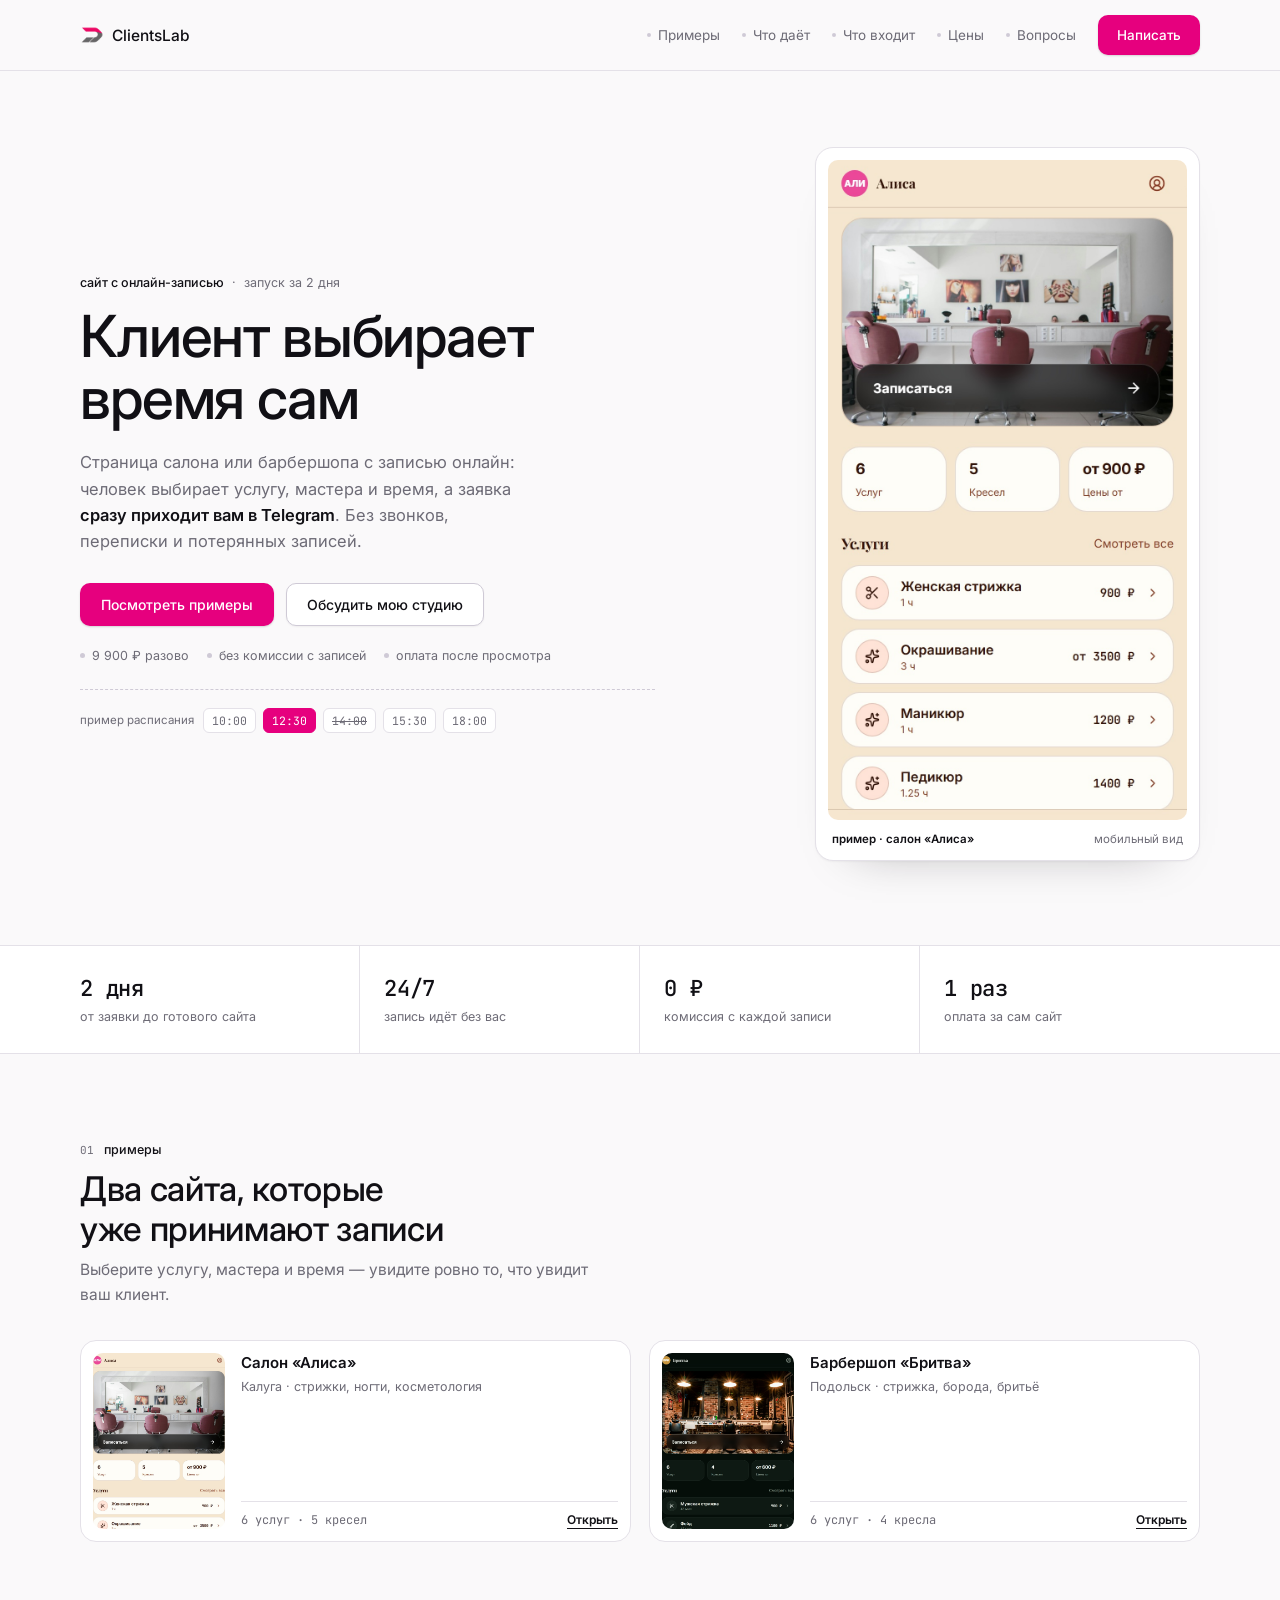
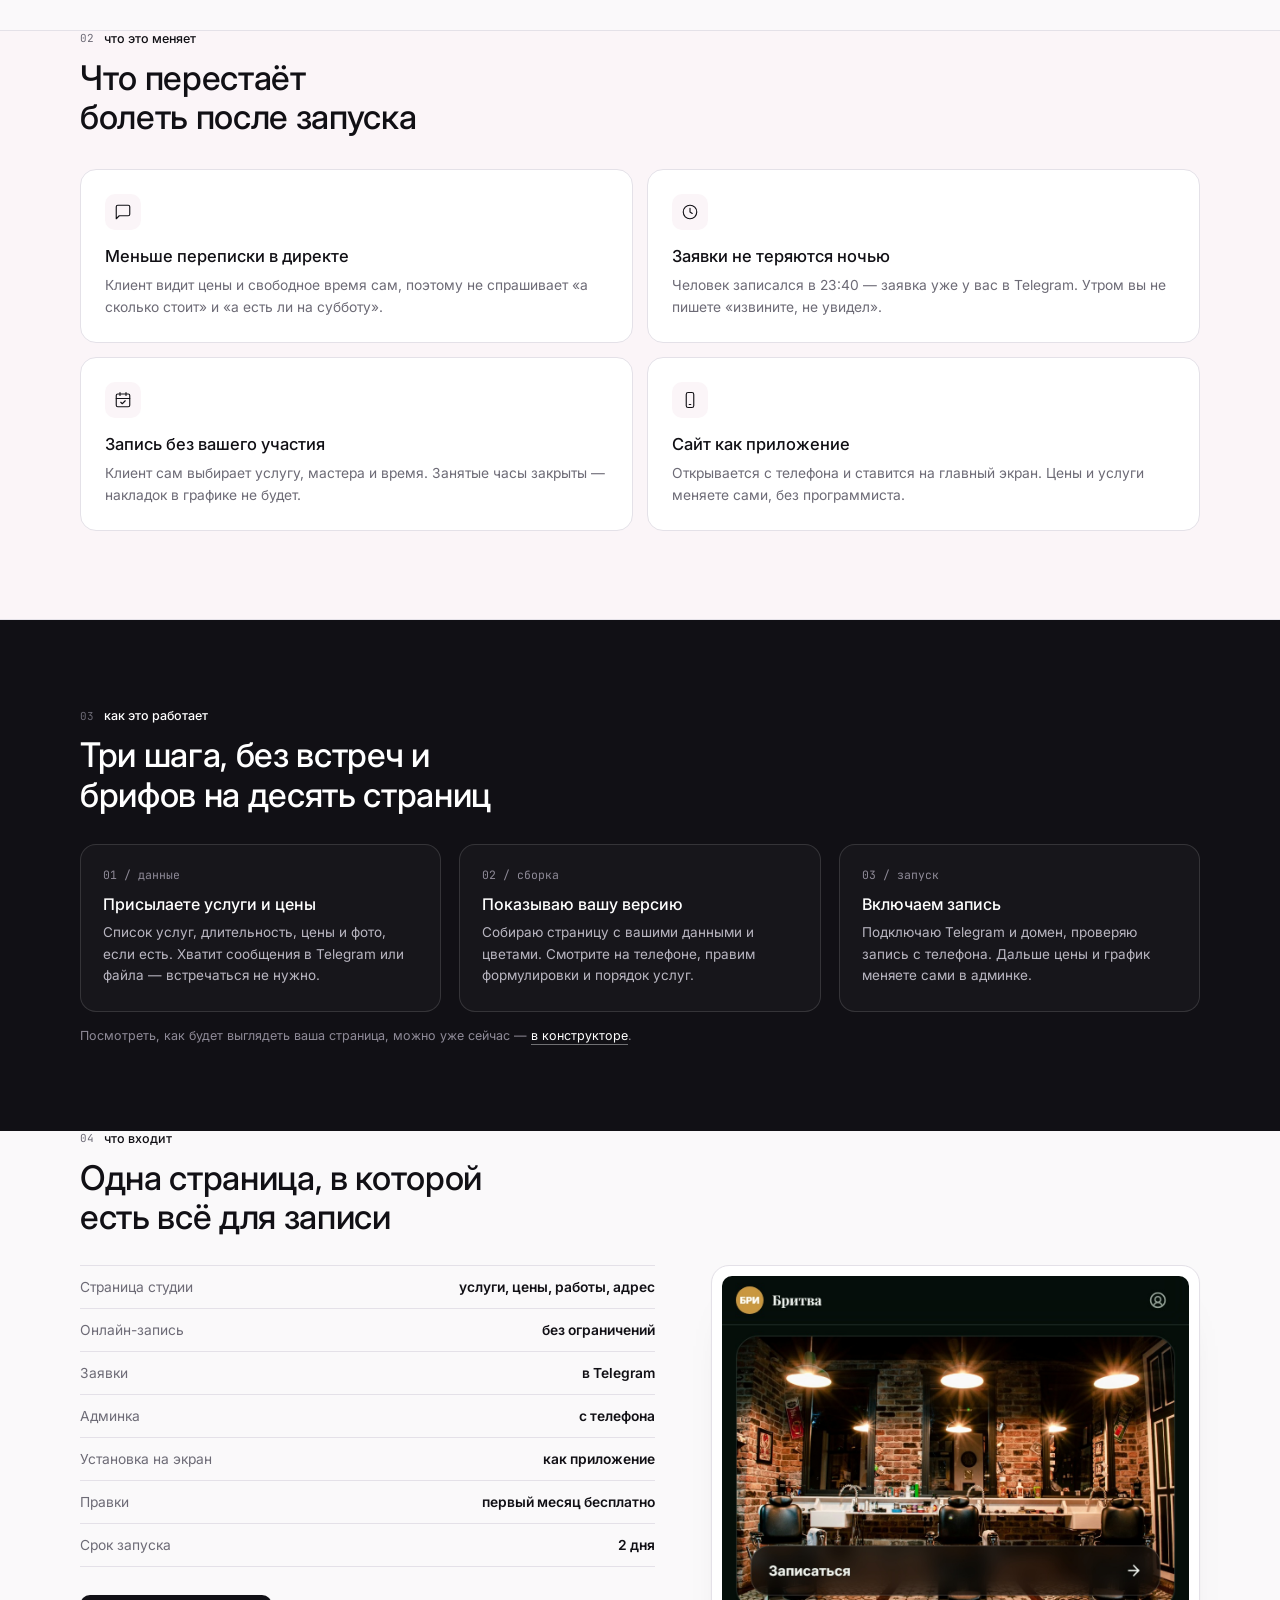
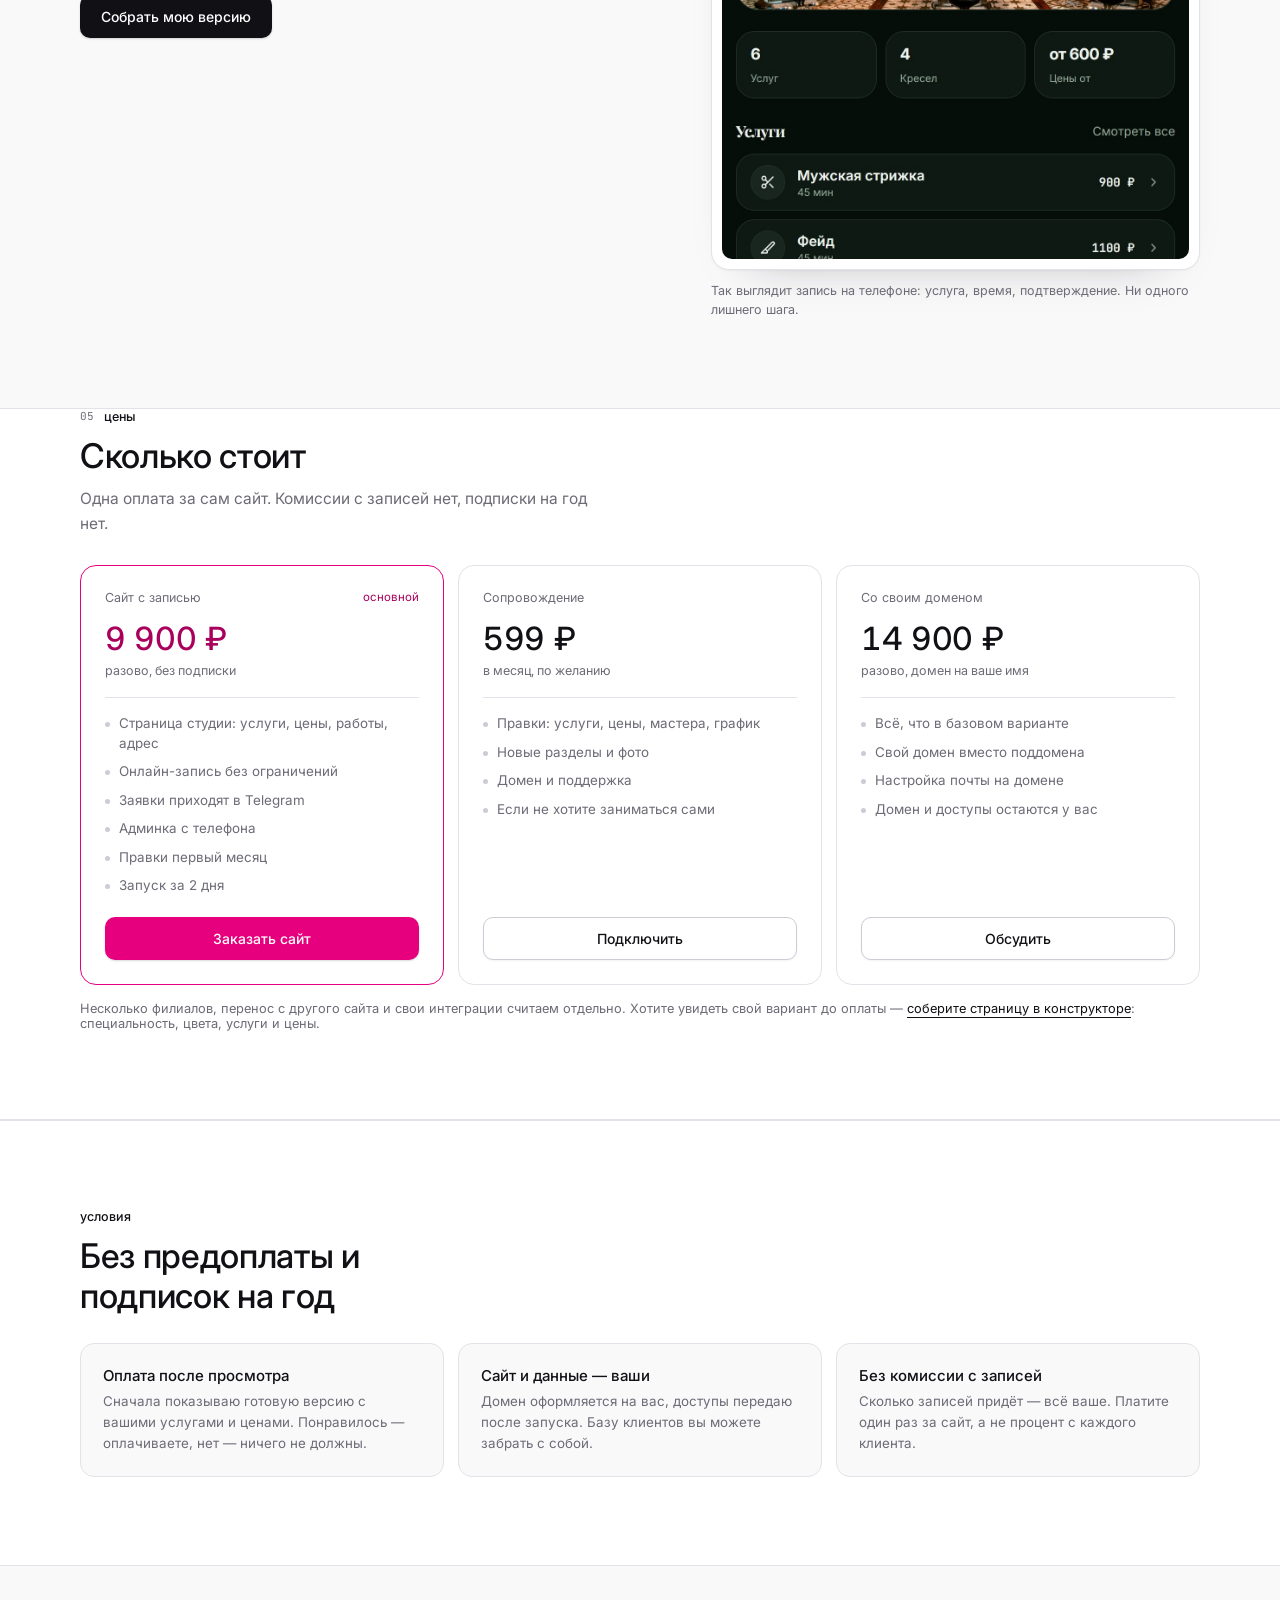
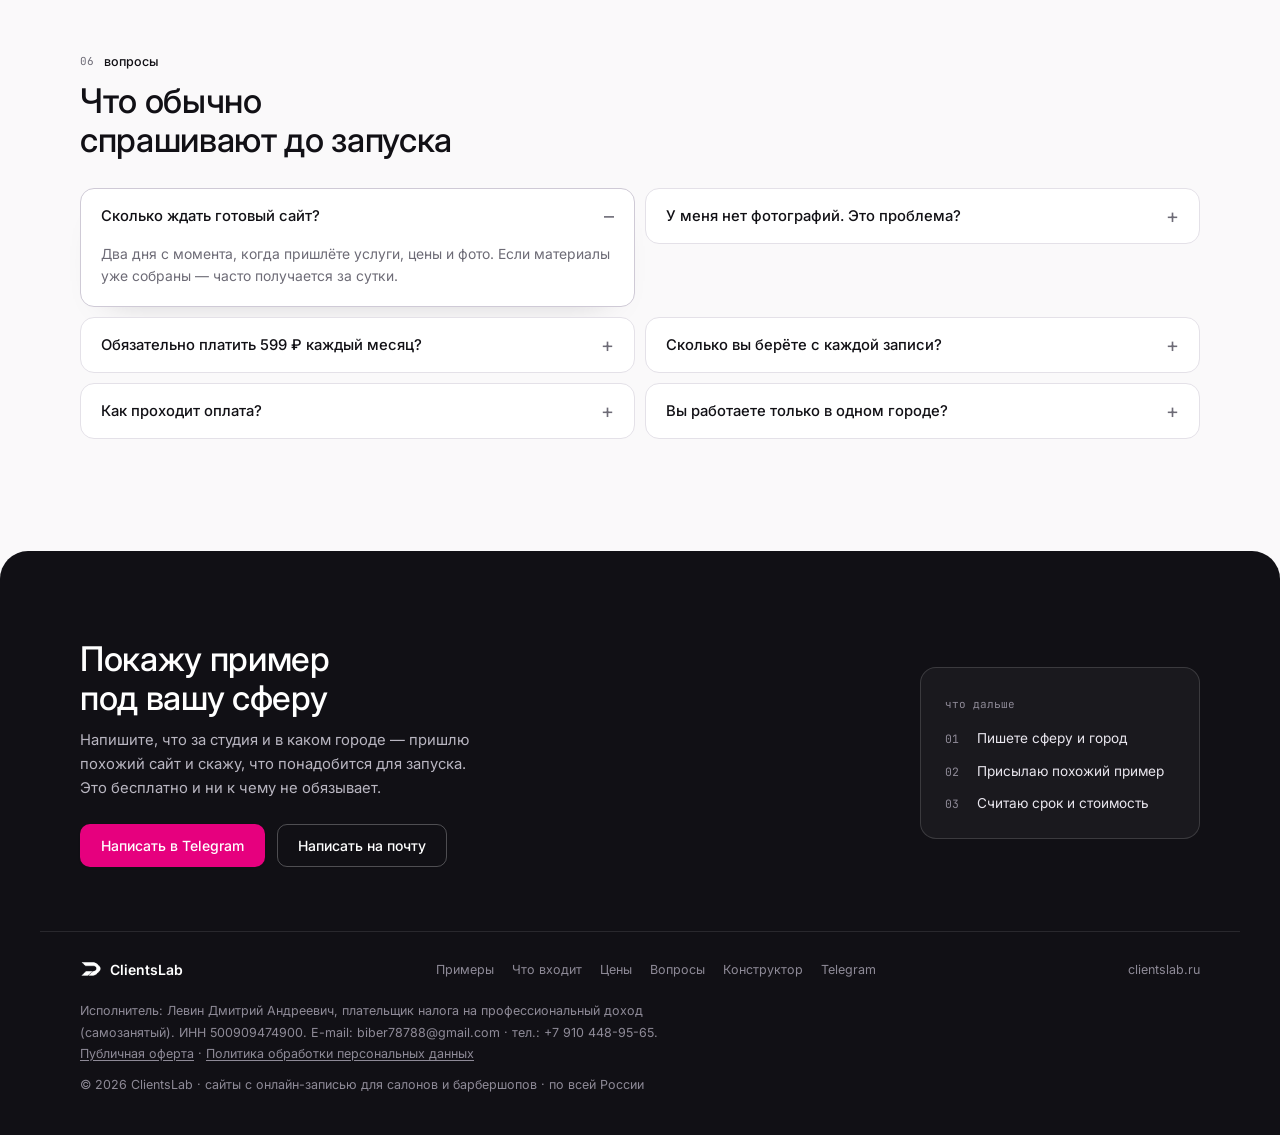
<file: index.html>
<!doctype html>
<html lang="ru">
<head>
<meta charset="utf-8">
<meta name="viewport" content="width=device-width, initial-scale=1">
<title>ClientsLab — сайт с онлайн-записью для салонов и барбершопов</title>
<meta name="description" content="Сайт с онлайн-записью для салона красоты или барбершопа: клиент выбирает услугу и время сам, заявка приходит вам в Telegram. 9 900 ₽ разово, со своим доменом — 14 900 ₽. Запуск за 2 дня.">
<meta property="og:type" content="website">
<meta property="og:title" content="ClientsLab — сайт с онлайн-записью для салонов">
<meta property="og:description" content="Клиент записывается сам в любое время, заявка приходит вам в Telegram. 9 900 ₽ разово, со своим доменом — 14 900 ₽.">
<meta property="og:url" content="https://clientslab.ru/">
<meta property="og:image" content="https://clientslab.ru/img/og-cl.jpg">
<meta name="twitter:card" content="summary_large_image">
<link rel="canonical" href="https://clientslab.ru/">
<link rel="icon" type="image/png" href="logo.png">
<link rel="apple-touch-icon" href="logo.png">
<link rel="preconnect" href="https://fonts.googleapis.com">
<link rel="preconnect" href="https://fonts.gstatic.com" crossorigin>
<link href="https://fonts.googleapis.com/css2?family=Inter:wght@400;500;600&family=JetBrains+Mono:wght@400;500&display=swap" rel="stylesheet">
<style>
  *{margin:0;padding:0;box-sizing:border-box}
  :root{
    --bg:#faf9fa;--card:#fff;--ink:#111015;--muted:#6d6b76;--line:#e4e1e8;--line-2:#cfcad6;
    --acc:#e6007e;--acc-ink:#a8005c;--tint:#fbf5f8;--on-dark-2:#b9b6c1;--on-dark-3:#8e8a97;
    --shadow-1:0 1px 2px rgba(17,16,21,.05);
    --ease:cubic-bezier(.22,1,.36,1);
  }
  html{scroll-behavior:smooth}
  section[id],div[id]{scroll-margin-top:84px}
  body{background:var(--bg);color:var(--ink);font-family:'Inter',system-ui,sans-serif;-webkit-font-smoothing:antialiased}
  a{color:inherit;text-decoration:none}
  img{display:block;max-width:100%;height:auto}
  .wrap{max-width:1200px;margin:0 auto;padding:0 24px}
  @media(min-width:900px){.wrap{padding:0 40px}}
  .mono{font-family:'JetBrains Mono',monospace;font-variant-numeric:tabular-nums}

  /* ---------- кнопки ---------- */
  .btn{
    display:inline-flex;align-items:center;justify-content:center;gap:8px;
    font-size:14px;font-weight:500;letter-spacing:0;
    padding:12px 20px;border-radius:10px;border:1px solid transparent;
    cursor:pointer;user-select:none;
    transition:background-color .16s var(--ease),border-color .16s var(--ease),color .16s var(--ease),box-shadow .16s var(--ease),transform .12s var(--ease);
  }
  .btn:focus-visible{outline:none;box-shadow:0 0 0 3px rgba(230,0,126,.35)}
  .btn svg{width:16px;height:16px;flex:0 0 16px}
  .btn-primary{color:#fff;background:var(--acc);box-shadow:0 1px 2px rgba(17,16,21,.16)}
  .btn-primary:hover{background:#cf006f}
  .btn-primary:active{transform:scale(.98)}
  .btn-ink{background:var(--ink);color:#fff;box-shadow:0 1px 2px rgba(17,16,21,.18)}
  .btn-ink:hover{background:#2a2830}
  .btn-ink:active{transform:scale(.98)}
  .btn-line{background:var(--card);color:var(--ink);border-color:var(--line-2);box-shadow:var(--shadow-1)}
  .btn-line:hover{border-color:var(--ink)}
  .btn-line:active{transform:scale(.98)}
  .btn-block{width:100%}
  @media(prefers-reduced-motion:reduce){.btn,.btn:hover,.btn:active{transition:none;transform:none}}

  header{position:sticky;top:0;z-index:30;background:rgba(250,249,250,.9);backdrop-filter:blur(14px);border-bottom:1px solid var(--line)}
  .hrow{height:68px;display:flex;align-items:center;gap:22px}
  .brand{display:flex;align-items:center;gap:8px;font-size:15.5px;font-weight:500;letter-spacing:0}
  .brand img{width:24px;height:24px}
  .nav{display:none;gap:24px;margin-left:auto;font-size:13.5px;color:var(--muted)}
  .nav a{padding:6px 0;border-bottom:1px solid transparent;transition:color .16s,border-color .16s}
  .nav a:hover{color:var(--ink);border-color:var(--ink)}
  @media(min-width:900px){.nav{display:flex}}
  .hcta{margin-left:auto;display:flex;gap:10px;align-items:center}
  .hcta .btn{padding:11px 18px;font-size:13.5px}
  .price-chip{display:none;font-size:12.5px;color:var(--muted);padding:0 4px}
  @media(min-width:1080px){.price-chip{display:inline}}

  /* ---------- 1. герой ---------- */
  .hero{padding:48px 0 56px}
  @media(min-width:960px){.hero{padding:76px 0 84px}}
  .hgrid{display:grid;gap:40px}
  @media(min-width:960px){.hgrid{grid-template-columns:1.08fr .92fr;gap:56px;align-items:center}}
  .label-row{display:flex;align-items:center;gap:8px;font-size:12.5px;letter-spacing:0;color:var(--muted)}
  .label-row b{color:var(--ink);font-weight:500}
  h1{font-size:clamp(32px,4.9vw,58px);line-height:1.06;letter-spacing:-.02em;font-weight:500;margin:16px 0 20px;max-width:15ch;text-wrap:balance}
  .lead{font-size:16.5px;line-height:1.6;color:var(--muted);max-width:44ch}
  .lead b{color:var(--ink);font-weight:600}
  .cta-row{display:flex;flex-wrap:wrap;gap:12px;margin-top:28px}
  .hero-note{display:flex;flex-wrap:wrap;gap:8px 18px;margin-top:22px;font-size:12.5px;color:var(--muted)}
  .hero-note span{display:flex;align-items:center;gap:7px}
  .hero-note span::before{content:"";width:5px;height:5px;border-radius:50%;background:var(--line-2)}

  .card-shot{background:var(--card);border:1px solid var(--line);border-radius:18px;padding:12px;box-shadow:0 24px 48px -40px rgba(17,16,21,.4),0 1px 2px rgba(17,16,21,.04)}
  .hero .card-shot{justify-self:end;width:max-content;max-width:100%}
  .hero .card-shot img{width:auto;max-height:660px}
  .card-shot img{width:100%;border-radius:10px}
  .shot-meta{display:flex;justify-content:space-between;gap:12px;padding:12px 4px 2px;font-size:11.5px;letter-spacing:0;color:var(--muted)}
  .shot-meta b{color:var(--ink);font-weight:600}

  /* ---------- 2. утп ---------- */
  .usp{border-top:1px solid var(--line);border-bottom:1px solid var(--line);background:var(--card)}
  .usp .wrap{display:grid;grid-template-columns:1fr 1fr}
  @media(min-width:760px){.usp .wrap{grid-template-columns:repeat(4,1fr)}}
  .usp-item{padding:24px 0;border-right:1px solid var(--line)}
  .usp-item:last-child{border-right:none}
  @media(max-width:759px){.usp-item:nth-child(2n){border-right:none;padding-left:20px}.usp-item:nth-child(2n+1){padding-right:20px}.usp-item:nth-child(-n+2){border-bottom:1px solid var(--line)}}
  @media(min-width:760px){.usp-item{padding:28px 24px}.usp-item:first-child{padding-left:0}}
  .usp-item b{display:block;font-size:22px;font-weight:500;letter-spacing:-.01em}
  .usp-item span{display:block;font-size:12.5px;color:var(--muted);margin-top:5px;line-height:1.4}

  section{padding:64px 0}
  @media(min-width:900px){section{padding:88px 0}}
  section.sec-tight{padding-top:0}
  .kicker{font-size:12.5px;letter-spacing:0;color:var(--muted);margin-bottom:12px}
  .kicker b{color:var(--ink);font-weight:500}
  h2{font-size:clamp(23px,3vw,34px);line-height:1.16;letter-spacing:-.01em;font-weight:500;max-width:22ch;text-wrap:balance}
  .sec-lead{font-size:15.5px;line-height:1.6;color:var(--muted);max-width:52ch;margin-top:12px}

  /* ---------- 3. примеры ---------- */
  .proof-head{display:flex;align-items:flex-end;justify-content:space-between;gap:20px;flex-wrap:wrap}
  .proof-head .sec-lead{margin-top:10px}
  .items{display:grid;gap:18px;margin-top:32px}
  @media(min-width:760px){.items{grid-template-columns:1fr 1fr}}
  .item{display:grid;grid-template-columns:132px 1fr;gap:16px;border:1px solid var(--line);border-radius:16px;padding:12px;background:var(--card);transition:border-color .2s,box-shadow .2s,transform .2s}
  .item:hover{border-color:var(--line-2)}
  .item{align-items:stretch}
  .item img{width:132px;height:100%;min-height:176px;object-fit:cover;object-position:top center;border-radius:10px}
  .item-body{display:flex;flex-direction:column;gap:6px;min-width:0}
  .item-body b{font-size:15px;font-weight:600}
  .item-body small{font-size:12.5px;color:var(--muted);line-height:1.45}
  .item-body .row{display:flex;justify-content:space-between;align-items:center;gap:10px;font-size:12px;color:var(--muted);margin-top:auto;padding-top:10px;border-top:1px solid var(--line)}
  .item-body .row a{color:var(--ink);font-weight:600;border-bottom:1px solid var(--ink);padding-bottom:1px}

  /* ---------- 4. выгоды ---------- */
  .bens{display:grid;gap:14px;margin-top:32px}
  @media(min-width:760px){.bens{grid-template-columns:1fr 1fr}}
  .ben{border:1px solid var(--line);border-radius:16px;padding:24px;background:var(--card);transition:border-color .2s}
  .ben:hover{border-color:var(--line-2)}
  .ben .ic{width:36px;height:36px;border-radius:10px;background:var(--tint);color:var(--ink);display:grid;place-items:center;margin-bottom:16px}
  .ben .ic svg{width:18px;height:18px}
  .ben h3{font-size:16.5px;font-weight:500;letter-spacing:0;margin-bottom:8px}
  .ben p{font-size:13.8px;line-height:1.6;color:var(--muted)}

  /* ---------- 5. продукт ---------- */
  .prod{display:grid;gap:32px;margin-top:28px}
  @media(min-width:900px){.prod{grid-template-columns:1fr .85fr;gap:56px;align-items:start}}
  .spec{border-top:1px solid var(--line)}
  .spec div{display:flex;justify-content:space-between;gap:16px;padding:13px 0;border-bottom:1px solid var(--line);font-size:13.8px}
  .spec span{color:var(--muted)}
  .spec b{font-weight:600;text-align:right}
  .prod-shot .card-shot{padding:10px}
  .prod-shot figcaption{margin-top:12px;font-size:12.5px;color:var(--muted);line-height:1.5}

  /* ---------- 5.5 цены ---------- */
  .plans{display:grid;gap:14px;margin-top:28px}
  @media(min-width:860px){.plans{grid-template-columns:repeat(3,1fr)}}
  .plan{display:flex;flex-direction:column;border:1px solid var(--line);border-radius:16px;padding:24px;background:var(--card)}
  .plan-main{border-color:var(--acc)}
  .plan-label{display:flex;align-items:center;justify-content:space-between;gap:10px;font-size:12.5px;color:var(--muted)}
  .plan-label em{font-style:normal;font-size:11.5px;color:var(--acc-ink)}
  .price{font-size:32px;line-height:1.1;font-weight:500;letter-spacing:-.01em;font-variant-numeric:tabular-nums;margin-top:16px}
  .price small{display:block;font-size:12.5px;font-weight:400;letter-spacing:0;color:var(--muted);margin-top:6px;line-height:1.4}
  .plan ul{list-style:none;display:flex;flex-direction:column;gap:9px;margin:18px 0 22px;padding-top:16px;border-top:1px solid var(--line)}
  .plan li{display:flex;gap:9px;font-size:13.4px;line-height:1.45;color:var(--muted)}
  .plan li::before{content:"";flex:0 0 5px;width:5px;height:5px;border-radius:50%;background:var(--line-2);margin-top:8px}
  .plan-main li::before{background:var(--line-2)}
  .plan .btn{margin-top:auto}
  .plans-note{margin-top:16px;font-size:12.8px;color:var(--muted)}
  .plans-note a{color:var(--ink);border-bottom:1px solid var(--ink);padding-bottom:1px}

  /* ---------- 6. доверие ---------- */
  .trust{background:var(--card);border-top:1px solid var(--line);border-bottom:1px solid var(--line)}
  .trust-grid{display:grid;gap:14px;margin-top:28px}
  @media(min-width:760px){.trust-grid{grid-template-columns:repeat(3,1fr)}}
  .trust-item{border:1px solid var(--line);border-radius:14px;padding:22px;background:var(--bg)}
  .trust-item b{display:block;font-size:15px;font-weight:500;margin-bottom:6px}
  .trust-item p{font-size:13.4px;line-height:1.55;color:var(--muted)}

  /* ---------- 7. faq ---------- */
  .faq{display:grid;gap:10px;margin-top:28px;max-width:820px}
  details{border:1px solid var(--line);border-radius:14px;background:var(--card);overflow:hidden;transition:border-color .2s,box-shadow .2s}
  details:hover{border-color:var(--line-2)}
  details[open]{border-color:var(--line-2);box-shadow:0 16px 36px -30px rgba(17,16,21,.35)}
  summary{list-style:none;cursor:pointer;padding:17px 20px;font-size:14.8px;font-weight:500;display:flex;align-items:center;gap:12px}
  summary::-webkit-details-marker{display:none}
  summary::after{content:"+";margin-left:auto;color:var(--muted);font-weight:400;font-size:20px;line-height:1}
  details[open] summary::after{content:"–"}
  details p{padding:0 20px 18px;font-size:13.9px;line-height:1.62;color:var(--muted);max-width:64ch}

  /* ---------- 8. финальный cta ---------- */
  .final{background:var(--ink);color:#fff}
  .final .wrap{padding-top:56px;padding-bottom:56px;display:grid;gap:26px;align-items:center}
  @media(min-width:820px){.final .wrap{grid-template-columns:1fr auto;padding-top:64px;padding-bottom:64px}}
  .final h2{color:#fff;max-width:20ch}
  .final p{margin-top:12px;font-size:14.8px;line-height:1.6;color:var(--on-dark-2);max-width:44ch}
  .final .cta-row{margin-top:24px}
  .final .btn-line{background:transparent;border-color:rgba(255,255,255,.26);color:#fff}
  .final .btn-line:hover{border-color:#fff;background:rgba(255,255,255,.08)}

  /* ---------- 9. футер ---------- */
  footer{background:var(--ink);color:var(--on-dark-3);padding:0 0 40px;font-size:12.5px}
  footer .wrap{border-top:1px solid rgba(255,255,255,.1);padding-top:26px}
  .frow{display:flex;justify-content:space-between;gap:18px;flex-wrap:wrap;align-items:center}
  .fbrand{display:flex;align-items:center;gap:8px;color:#fff;font-weight:600;font-size:14px}
  .fbrand img{width:22px;height:22px;filter:brightness(0) invert(1)}
  .fnav{display:flex;flex-wrap:wrap;gap:6px 18px}
  .fnav a{transition:color .16s}
  .fnav a:hover{color:#fff}
  .legal{margin-top:20px;line-height:1.7;max-width:80ch}
  .legal a{text-decoration:underline;text-underline-offset:2px}
  .legal a:hover{color:#fff}

  /* ---------- 10. доработка: навигация, оттенки секций, детали ---------- */
  :root{--bg-2:var(--tint)}
  .hrow{height:auto;min-height:62px;flex-wrap:wrap;padding-top:8px;padding-bottom:8px;gap:10px}
  .nav{display:flex;flex:1 1 100%;min-width:0;order:3;gap:0 16px;margin-left:0;flex-wrap:nowrap;overflow-x:auto;scrollbar-width:none;-ms-overflow-style:none;font-size:12.5px;letter-spacing:0;padding:0 0 4px}
  .nav::-webkit-scrollbar{display:none}
  .nav a{display:flex;align-items:center;flex:0 0 auto;padding:4px 0;white-space:nowrap}
  .nav a::before{content:"";display:none;width:4px;height:4px;border-radius:50%;background:var(--line-2);margin-right:7px;transition:background .16s}
  .nav a:hover{color:var(--acc-ink);border-color:var(--acc-ink)}
  .nav a:hover::before{background:var(--acc)}
  .hcta{margin-left:auto}
  @media(max-width:899px){header{position:static}section[id],div[id]{scroll-margin-top:12px}}
  @media(max-width:480px){.hero-note{flex-direction:column;align-items:flex-start;gap:7px}.hero .cta-row .btn{width:100%}}
  @media(min-width:900px){
    .hrow{height:70px;min-height:0;flex-wrap:nowrap;padding-top:0;padding-bottom:0;gap:22px}
    .nav{order:0;flex:0 0 auto;width:auto;margin-left:auto;overflow:visible;gap:22px;font-size:13.5px;padding-bottom:0}
    .hcta{margin-left:0}
    .nav a::before{display:block}
  }

  .slots{display:flex;align-items:center;gap:7px;flex-wrap:wrap;margin-top:26px;padding-top:18px;border-top:1px dashed var(--line-2)}
  .slots .cap{font-size:11.5px;color:var(--muted);margin-right:2px}
  .slot{font-family:'JetBrains Mono',monospace;font-size:11.5px;padding:4px 8px;border-radius:6px;border:1px solid var(--line);background:var(--card);color:var(--muted)}
  .slot.on{background:var(--acc);border-color:var(--acc);color:#fff}
  .slot.dim{color:var(--muted);text-decoration:line-through;text-decoration-thickness:1px}

  section.tint{background:var(--tint);border-top:1px solid var(--line);border-bottom:1px solid var(--line)}
  section.sand{background:var(--card);border-top:1px solid var(--line);border-bottom:1px solid var(--line)}
  .kicker{display:flex;align-items:center;gap:10px}
  .kicker .num{font-family:'JetBrains Mono',monospace;font-size:11px;letter-spacing:0;color:var(--muted)}

  .how{background:var(--ink);color:#fff}
  .how h2{color:#fff}
  .how .kicker{color:var(--on-dark-3)}
  .how .kicker b{color:#fff}
  .steps{display:grid;gap:14px;margin-top:30px}
  @media(min-width:820px){.steps{grid-template-columns:repeat(3,1fr);gap:18px}}
  .step{border:1px solid rgba(255,255,255,.13);border-radius:16px;padding:22px 22px 24px;background:rgba(255,255,255,.028)}
  .step .n{font-family:'JetBrains Mono',monospace;font-size:11.5px;letter-spacing:0;color:var(--on-dark-3)}
  .step b{display:block;margin:12px 0 8px;font-size:16px;font-weight:500;letter-spacing:0}
  .step p{font-size:13.5px;line-height:1.6;color:var(--on-dark-2)}
  .steps-note{margin-top:16px;font-size:12.5px;color:var(--on-dark-3)}
  .steps-note a{color:#fff;border-bottom:1px solid rgba(255,255,255,.4);padding-bottom:1px}

  .item .item-body .row a:hover{color:var(--acc-ink);border-color:var(--acc-ink)}
  .plan-main .price{color:var(--acc-ink)}
  .plan:hover{border-color:var(--line-2)}
  .plan-main:hover{border-color:var(--acc)}
  /* переход со светлого фона на тёмный блок: только скругление, без свечения */
  .final{position:relative;border-top:0;background:var(--ink);border-radius:28px 28px 0 0;margin-top:24px;padding:24px 0 0}
  @media(max-width:759px){.final{border-radius:22px 22px 0 0;margin-top:20px;padding:18px 0 0}}
  .final .kicker{color:var(--on-dark-3)}

  /* FAQ: заголовок слева, вопросы справа */
  @media(min-width:900px){
    #faq .faq{grid-template-columns:1fr 1fr;max-width:none;align-items:start}
  }

  /* финальный блок: короткая карточка «что дальше» */
  .final-card{border:1px solid rgba(255,255,255,.14);border-radius:16px;padding:24px;background:rgba(255,255,255,.04);min-width:280px}
  .final-card .cap{font-family:'JetBrains Mono',monospace;font-size:11px;letter-spacing:0;color:var(--on-dark-3)}
  .final-card ol{list-style:none;margin-top:16px;display:flex;flex-direction:column;gap:12px;counter-reset:s}
  .final-card li{display:flex;gap:12px;font-size:13.6px;line-height:1.5;color:#e9e6ee;counter-increment:s}
  .final-card li::before{content:counter(s,decimal-leading-zero);font-family:'JetBrains Mono',monospace;font-size:11.5px;color:var(--on-dark-3);flex:0 0 20px;padding-top:2px}
  .final .wrap{align-items:center}

  /* на узких экранах превью тянется по ширине колонки, без горизонтального скролла */
  @media(max-width:959px){
    .hero .card-shot{justify-self:stretch;width:auto}
    .hero .card-shot img{width:100%;max-height:none}
  }
</style>
</head>
<body>

<header><div class="wrap hrow">
  <a class="brand" href="#top"><img src="logo.png" alt="ClientsLab">ClientsLab</a>
  <nav class="nav"><a href="#examples">Примеры</a><a href="#benefits">Что даёт</a><a href="#inside">Что входит</a><a href="#pricing">Цены</a><a href="#faq">Вопросы</a></nav>
  <div class="hcta"><a class="btn btn-primary" href="https://t.me/biberbiber11" target="_blank" rel="noreferrer">Написать</a></div>
</div></header>

<main id="top">

  <!-- 1. заголовок + утп -->
  <section class="hero">
    <div class="wrap hgrid">
      <div>
        <div class="label-row"><b>сайт с онлайн-записью</b><span>·</span><span>запуск за 2 дня</span></div>
        <h1>Клиент выбирает время сам</h1>
        <p class="lead">Страница салона или барбершопа с записью онлайн: человек выбирает услугу, мастера и время, а заявка <b>сразу приходит вам в Telegram</b>. Без звонков, переписки и потерянных записей.</p>
        <div class="cta-row">
          <a class="btn btn-primary" href="#examples">Посмотреть примеры</a>
          <a class="btn btn-line" href="https://t.me/biberbiber11" target="_blank" rel="noreferrer">Обсудить мою студию</a>
        </div>
        <div class="hero-note">
          <span>9 900 ₽ разово</span>
          <span>без комиссии с записей</span>
          <span>оплата после просмотра</span>
        </div>
        <div class="slots">
          <span class="cap">пример расписания</span>
          <span class="slot">10:00</span>
          <span class="slot on">12:30</span>
          <span class="slot dim">14:00</span>
          <span class="slot">15:30</span>
          <span class="slot">18:00</span>
        </div>
      </div>
      <div class="card-shot">
        <img src="img/hero-salon.jpg" alt="Сайт салона с онлайн-записью" width="860" height="1580">
        <div class="shot-meta"><b>пример · салон «Алиса»</b><span>мобильный вид</span></div>
      </div>
    </div>
  </section>

  <!-- 2. факты -->
  <div class="usp"><div class="wrap">
    <div class="usp-item"><b class="mono">2 дня</b><span>от заявки до готового сайта</span></div>
    <div class="usp-item"><b class="mono">24/7</b><span>запись идёт без вас</span></div>
    <div class="usp-item"><b class="mono">0 ₽</b><span>комиссия с каждой записи</span></div>
    <div class="usp-item"><b class="mono">1 раз</b><span>оплата за сам сайт</span></div>
  </div></div>

  <!-- 3. социальное доказательство: живые примеры -->
  <section id="examples">
    <div class="wrap">
      <div class="proof-head">
        <div>
          <div class="kicker"><span class="num">01</span><b>примеры</b></div>
          <h2>Два сайта, которые уже принимают записи</h2>
          <p class="sec-lead">Выберите услугу, мастера и время — увидите ровно то, что увидит ваш клиент.</p>
        </div>
      </div>
      <div class="items">
        <div class="item">
          <img src="img/card-salon.jpg" alt="Салон «Алиса»" width="1080" height="1350" loading="lazy">
          <div class="item-body">
            <b>Салон «Алиса»</b>
            <small>Калуга · стрижки, ногти, косметология</small>
            <div class="row"><span class="mono">6 услуг · 5 кресел</span><a href="https://beauty.clientslab.ru/" target="_blank" rel="noreferrer">Открыть</a></div>
          </div>
        </div>
        <div class="item">
          <img src="img/card-barber.jpg" alt="Барбершоп «Бритва»" width="1080" height="1350" loading="lazy">
          <div class="item-body">
            <b>Барбершоп «Бритва»</b>
            <small>Подольск · стрижка, борода, бритьё</small>
            <div class="row"><span class="mono">6 услуг · 4 кресла</span><a href="https://barber.clientslab.ru/" target="_blank" rel="noreferrer">Открыть</a></div>
          </div>
        </div>
      </div>
    </div>
  </section>

  <!-- 4. выгоды -->
  <section id="benefits" class="sec-tight tint">
    <div class="wrap">
      <div class="kicker"><span class="num">02</span><b>что это меняет</b></div>
      <h2>Что перестаёт болеть после запуска</h2>
      <div class="bens">
        <div class="ben">
          <div class="ic"><svg viewBox="0 0 24 24" fill="none" stroke="currentColor" stroke-width="1.5" stroke-linecap="round" stroke-linejoin="round"><path d="M21 15a2 2 0 0 1-2 2H7l-4 4V5a2 2 0 0 1 2-2h14a2 2 0 0 1 2 2z"/></svg></div>
          <h3>Меньше переписки в директе</h3>
          <p>Клиент видит цены и свободное время сам, поэтому не спрашивает «а сколько стоит» и «а есть ли на субботу».</p>
        </div>
        <div class="ben">
          <div class="ic"><svg viewBox="0 0 24 24" fill="none" stroke="currentColor" stroke-width="1.5" stroke-linecap="round" stroke-linejoin="round"><circle cx="12" cy="12" r="9"/><path d="M12 7v5l3 2"/></svg></div>
          <h3>Заявки не теряются ночью</h3>
          <p>Человек записался в 23:40 — заявка уже у вас в Telegram. Утром вы не пишете «извините, не увидел».</p>
        </div>
        <div class="ben">
          <div class="ic"><svg viewBox="0 0 24 24" fill="none" stroke="currentColor" stroke-width="1.5" stroke-linecap="round" stroke-linejoin="round"><rect x="3" y="4" width="18" height="17" rx="2"/><path d="M8 2v4M16 2v4M3 10h18"/><path d="m9 15 2 2 4-4"/></svg></div>
          <h3>Запись без вашего участия</h3>
          <p>Клиент сам выбирает услугу, мастера и время. Занятые часы закрыты — накладок в графике не будет.</p>
        </div>
        <div class="ben">
          <div class="ic"><svg viewBox="0 0 24 24" fill="none" stroke="currentColor" stroke-width="1.5" stroke-linecap="round" stroke-linejoin="round"><rect x="7" y="2" width="10" height="20" rx="2.5"/><path d="M11 18h2"/></svg></div>
          <h3>Сайт как приложение</h3>
          <p>Открывается с телефона и ставится на главный экран. Цены и услуги меняете сами, без программиста.</p>
        </div>
      </div>
    </div>
  </section>

  <!-- 4.5 как это работает -->
  <section class="how">
    <div class="wrap">
      <div class="kicker"><span class="num">03</span><b>как это работает</b></div>
      <h2>Три шага, без встреч и брифов на десять страниц</h2>
      <div class="steps">
        <div class="step">
          <div class="n">01 / данные</div>
          <b>Присылаете услуги и цены</b>
          <p>Список услуг, длительность, цены и фото, если есть. Хватит сообщения в Telegram или файла — встречаться не нужно.</p>
        </div>
        <div class="step">
          <div class="n">02 / сборка</div>
          <b>Показываю вашу версию</b>
          <p>Собираю страницу с вашими данными и цветами. Смотрите на телефоне, правим формулировки и порядок услуг.</p>
        </div>
        <div class="step">
          <div class="n">03 / запуск</div>
          <b>Включаем запись</b>
          <p>Подключаю Telegram и домен, проверяю запись с телефона. Дальше цены и график меняете сами в админке.</p>
        </div>
      </div>
      <p class="steps-note">Посмотреть, как будет выглядеть ваша страница, можно уже сейчас — <a href="constructor.html">в конструкторе</a>.</p>
    </div>
  </section>

  <!-- 5. продукт -->
  <section id="inside" class="sec-tight">
    <div class="wrap">
      <div class="kicker"><span class="num">04</span><b>что входит</b></div>
      <h2>Одна страница, в которой есть всё для записи</h2>
      <div class="prod">
        <div>
          <div class="spec">
            <div><span>Страница студии</span><b>услуги, цены, работы, адрес</b></div>
            <div><span>Онлайн-запись</span><b>без ограничений</b></div>
            <div><span>Заявки</span><b>в Telegram</b></div>
            <div><span>Админка</span><b>с телефона</b></div>
            <div><span>Установка на экран</span><b>как приложение</b></div>
            <div><span>Правки</span><b>первый месяц бесплатно</b></div>
            <div><span>Срок запуска</span><b>2 дня</b></div>
          </div>
          <div class="cta-row">
            <a class="btn btn-ink" href="constructor.html">Собрать мою версию</a>
          </div>
        </div>
        <figure class="prod-shot">
          <div class="card-shot">
            <img src="img/card-barber.jpg" alt="Экран записи барбершопа" width="1080" height="1350" loading="lazy">
          </div>
          <figcaption>Так выглядит запись на телефоне: услуга, время, подтверждение. Ни одного лишнего шага.</figcaption>
        </figure>
      </div>
    </div>
  </section>

  <!-- 5.5 цены -->
  <section id="pricing" class="sec-tight sand">
    <div class="wrap">
      <div class="kicker"><span class="num">05</span><b>цены</b></div>
      <h2>Сколько стоит</h2>
      <p class="sec-lead">Одна оплата за сам сайт. Комиссии с записей нет, подписки на год нет.</p>
      <div class="plans">
        <div class="plan plan-main">
          <div class="plan-label"><span>Сайт с записью</span><em>основной</em></div>
          <div class="price">9 900 ₽<small>разово, без подписки</small></div>
          <ul>
            <li>Страница студии: услуги, цены, работы, адрес</li>
            <li>Онлайн-запись без ограничений</li>
            <li>Заявки приходят в Telegram</li>
            <li>Админка с телефона</li>
            <li>Правки первый месяц</li>
            <li>Запуск за 2 дня</li>
          </ul>
          <a class="btn btn-primary btn-block" href="https://t.me/biberbiber11" target="_blank" rel="noreferrer">Заказать сайт</a>
        </div>
        <div class="plan">
          <div class="plan-label"><span>Сопровождение</span></div>
          <div class="price">599 ₽<small>в месяц, по желанию</small></div>
          <ul>
            <li>Правки: услуги, цены, мастера, график</li>
            <li>Новые разделы и фото</li>
            <li>Домен и поддержка</li>
            <li>Если не хотите заниматься сами</li>
          </ul>
          <a class="btn btn-line btn-block" href="https://t.me/biberbiber11" target="_blank" rel="noreferrer">Подключить</a>
        </div>
        <div class="plan">
          <div class="plan-label"><span>Со своим доменом</span></div>
          <div class="price">14 900 ₽<small>разово, домен на ваше имя</small></div>
          <ul>
            <li>Всё, что в базовом варианте</li>
            <li>Свой домен вместо поддомена</li>
            <li>Настройка почты на домене</li>
            <li>Домен и доступы остаются у вас</li>
          </ul>
          <a class="btn btn-line btn-block" href="https://t.me/biberbiber11" target="_blank" rel="noreferrer">Обсудить</a>
        </div>
      </div>
      <p class="plans-note">Несколько филиалов, перенос с другого сайта и свои интеграции считаем отдельно. Хотите увидеть свой вариант до оплаты — <a href="constructor.html">соберите страницу в конструкторе</a>: специальность, цвета, услуги и цены.</p>
    </div>
  </section>

  <!-- 6. доверие -->
  <section class="trust">
    <div class="wrap">
      <div class="kicker"><b>условия</b></div>
      <h2>Без предоплаты и подписок на год</h2>
      <div class="trust-grid">
        <div class="trust-item"><b>Оплата после просмотра</b><p>Сначала показываю готовую версию с вашими услугами и ценами. Понравилось — оплачиваете, нет — ничего не должны.</p></div>
        <div class="trust-item"><b>Сайт и данные — ваши</b><p>Домен оформляется на вас, доступы передаю после запуска. Базу клиентов вы можете забрать с собой.</p></div>
        <div class="trust-item"><b>Без комиссии с записей</b><p>Сколько записей придёт — всё ваше. Платите один раз за сайт, а не процент с каждого клиента.</p></div>
      </div>
    </div>
  </section>

  <!-- 7. вопросы -->
  <section id="faq">
    <div class="wrap">
      <div class="faq-head">
        <div class="kicker"><span class="num">06</span><b>вопросы</b></div>
        <h2>Что обычно спрашивают до запуска</h2>
      </div>
      <div class="faq">
        <details open>
          <summary>Сколько ждать готовый сайт?</summary>
          <p>Два дня с момента, когда пришлёте услуги, цены и фото. Если материалы уже собраны — часто получается за сутки.</p>
        </details>
        <details>
          <summary>У меня нет фотографий. Это проблема?</summary>
          <p>Нет. На время поставлю аккуратные фото, а когда пришлёте свои — заменю. Свои фото мастеров и салона заметно повышают число записей, поэтому сделать их стоит при первой возможности.</p>
        </details>
        <details>
          <summary>Обязательно платить 599 ₽ каждый месяц?</summary>
          <p>Нет. Сайт и запись работают без обслуживания — цены и график вы меняете сами в админке. Обслуживание нужно, если не хотите этим заниматься: правки, новые мастера, домен и поддержка.</p>
        </details>
        <details>
          <summary>Сколько вы берёте с каждой записи?</summary>
          <p>Нисколько. Нет комиссии и нет платы за клиента. Вы платите за сайт, а не за поток записей.</p>
        </details>
        <details>
          <summary>Как проходит оплата?</summary>
          <p>Переводом после того, как увидели готовый сайт. Чек формируется в приложении «Мой налог» и приходит вам на почту или в мессенджер.</p>
        </details>
        <details>
          <summary>Вы работаете только в одном городе?</summary>
          <p>По всей России. Всё общение в Telegram, материалы присылаете файлами — встречаться не нужно.</p>
        </details>
      </div>
    </div>
  </section>

  <!-- 8. финальный призыв -->
  <section class="final">
    <div class="wrap">
      <div>
        <h2>Покажу пример под вашу сферу</h2>
        <p>Напишите, что за студия и в каком городе — пришлю похожий сайт и скажу, что понадобится для запуска. Это бесплатно и ни к чему не обязывает.</p>
        <div class="cta-row">
          <a class="btn btn-primary" href="https://t.me/biberbiber11" target="_blank" rel="noreferrer">Написать в Telegram</a>
          <a class="btn btn-line" href="mailto:biber78788@gmail.com">Написать на почту</a>
        </div>
      </div>
      <div class="final-card">
        <span class="cap">что дальше</span>
        <ol>
          <li>Пишете сферу и город</li>
          <li>Присылаю похожий пример</li>
          <li>Считаю срок и стоимость</li>
        </ol>
      </div>
    </div>
  </section>
</main>

<!-- 9. футер -->
<footer>
  <div class="wrap">
    <div class="frow">
      <a class="fbrand" href="#top"><img src="logo.png" alt="">ClientsLab</a>
      <nav class="fnav">
        <a href="#examples">Примеры</a>
        <a href="#inside">Что входит</a>
        <a href="#pricing">Цены</a>
        <a href="#faq">Вопросы</a>
        <a href="constructor.html">Конструктор</a>
        <a href="https://t.me/biberbiber11" target="_blank" rel="noreferrer">Telegram</a>
      </nav>
      <span>clientslab.ru</span>
    </div>
    <p class="legal">
      Исполнитель: Левин Дмитрий Андреевич, плательщик налога на профессиональный доход (самозанятый). ИНН 500909474900.
      E-mail: biber78788@gmail.com · тел.: +7 910 448-95-65.<br>
      <a href="/offer/">Публичная оферта</a> · <a href="/privacy/">Политика обработки персональных данных</a>
    </p>
    <p class="legal" style="margin-top:10px">© 2026 ClientsLab · сайты с онлайн-записью для салонов и барбершопов · по всей России</p>
  </div>
</footer>

</body>
</html>
</file>
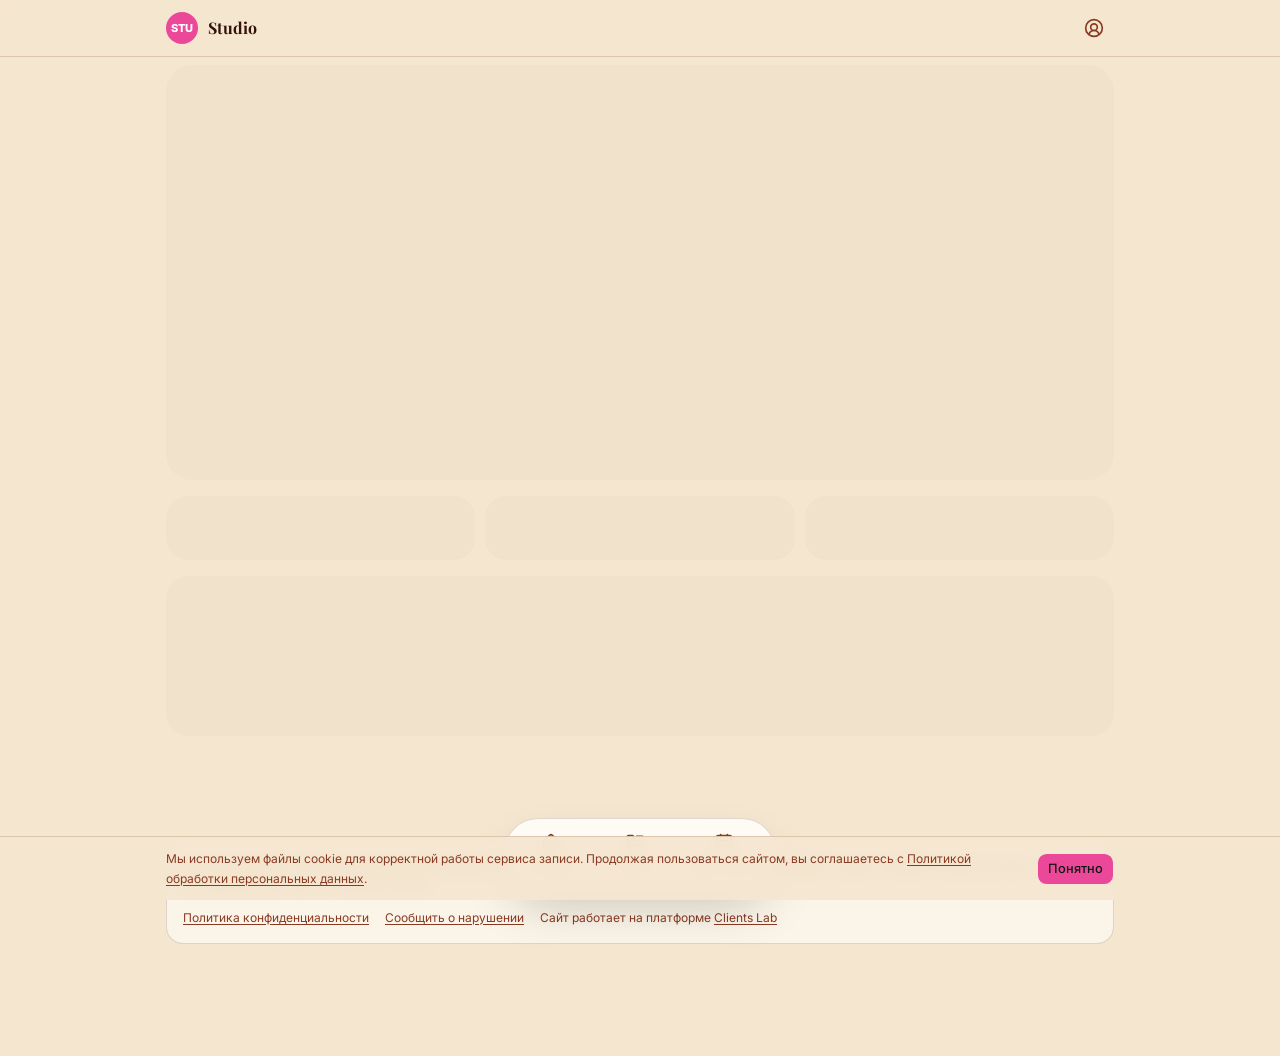
<file: demo-preview/index.html>
<!doctype html>
<html lang="ru">
  <head>
    <meta charset="UTF-8" />
    <meta name="viewport" content="width=device-width, initial-scale=1.0, viewport-fit=cover" />
    <meta name="theme-color" content="#f5e6d0" />
    <meta name="description" content="Онлайн-запись в салон красоты «Алиса» — услуги, цены и свободные слоты прямо с телефона." />
    <title>Алиса — салон красоты в Калуге · Онлайн-запись</title>
    <meta property="og:type" content="website" />
    <meta property="og:site_name" content="Алиса — салон красоты" />
    <meta property="og:title" content="Алиса — салон красоты в Калуге" />
    <meta property="og:description" content="Онлайн-запись прямо с телефона: услуги, цены и свободные слоты." />
    <meta property="og:image" content="https://beauty.clientslab.ru/og.jpg" />
    <meta property="og:image:width" content="1200" />
    <meta property="og:image:height" content="630" />
    <meta property="og:url" content="https://beauty.clientslab.ru/" />
    <meta name="twitter:card" content="summary_large_image" />
    <link rel="icon" type="image/png" href="/demo-preview/icon-512.png" />
    <link rel="apple-touch-icon" href="/demo-preview/icon-512.png" />
    <link rel="preconnect" href="https://fonts.googleapis.com" />
    <link rel="preconnect" href="https://fonts.gstatic.com" crossorigin />
    <link
      href="https://fonts.googleapis.com/css2?family=Inter:wght@400;500;600;700;800&family=JetBrains+Mono:wght@500;600&display=swap"
      rel="stylesheet"
    />
    <script type="module" crossorigin src="/demo-preview/assets/index-oTfKFsv4.js"></script>
    <link rel="stylesheet" crossorigin href="/demo-preview/assets/index-CPeMVoyh.css">
  </head>
  <body>
    <div id="root"></div>
  </body>
</html>
</file>
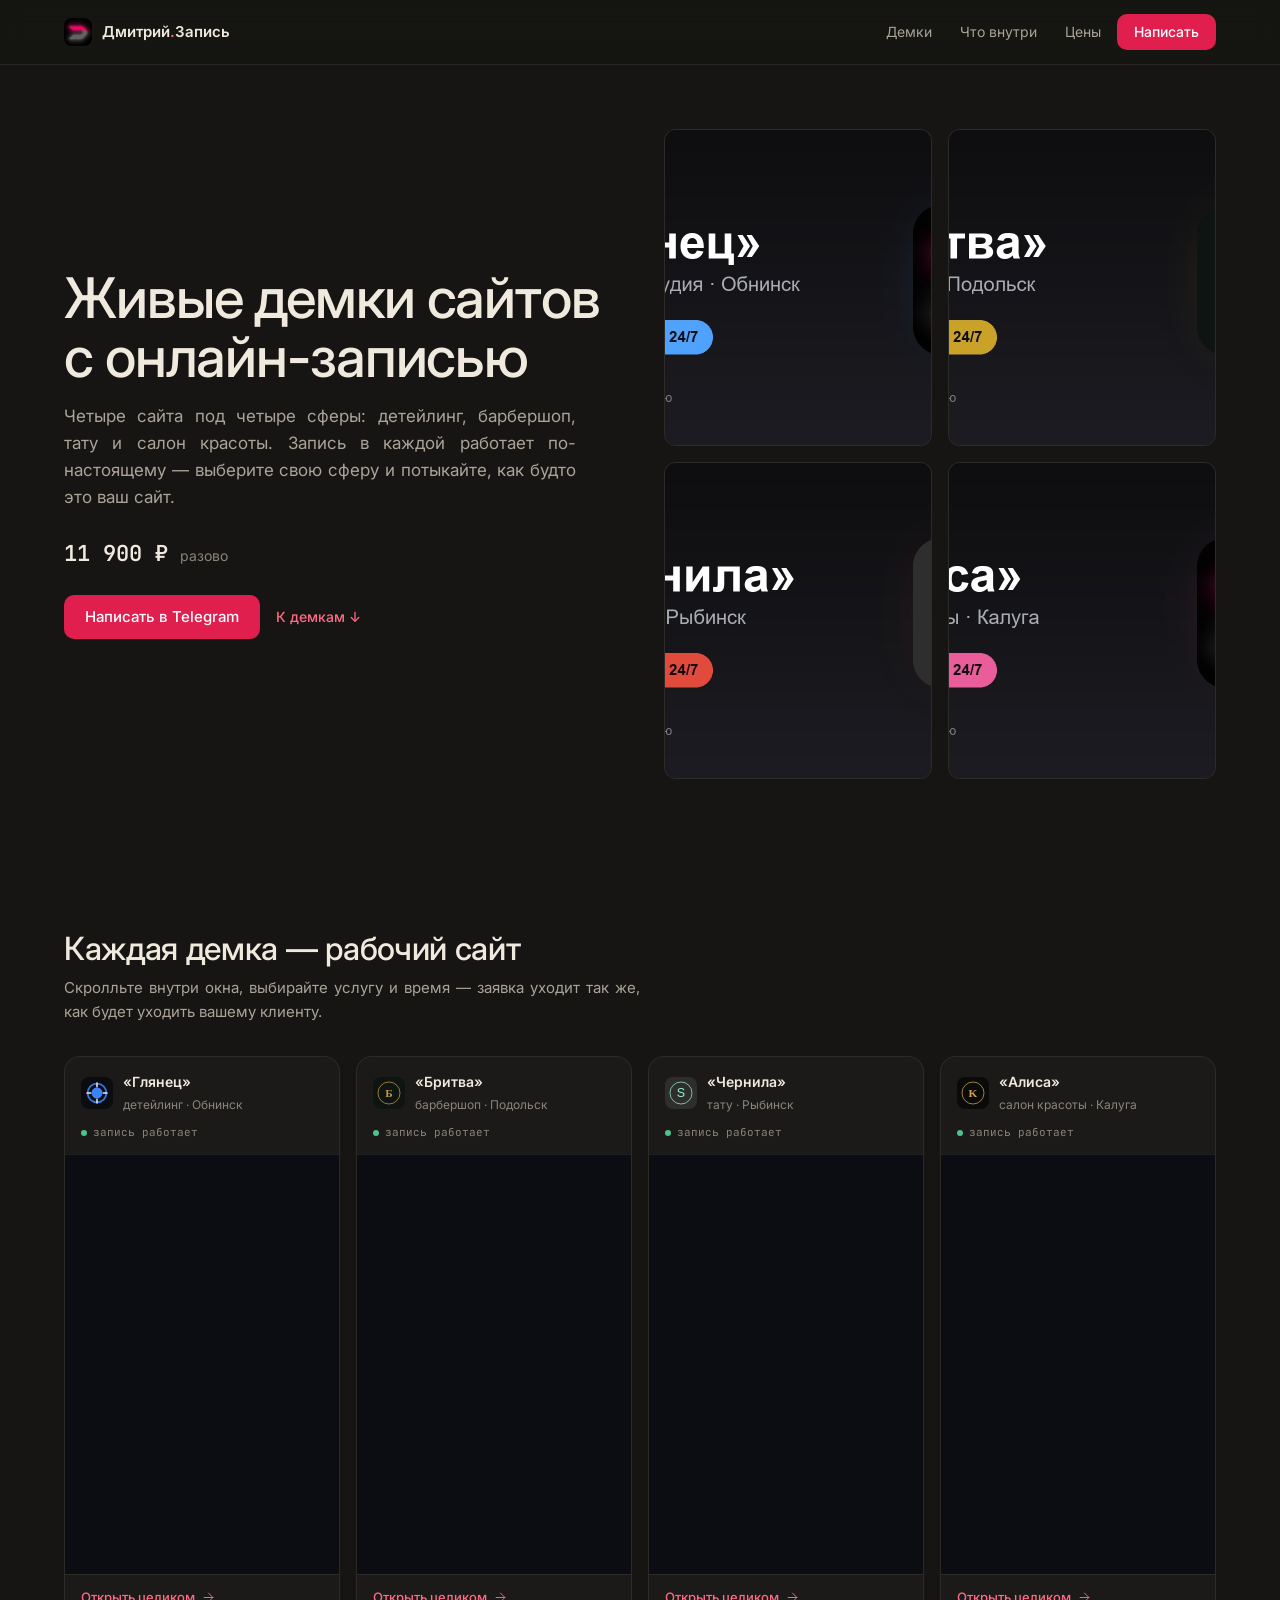
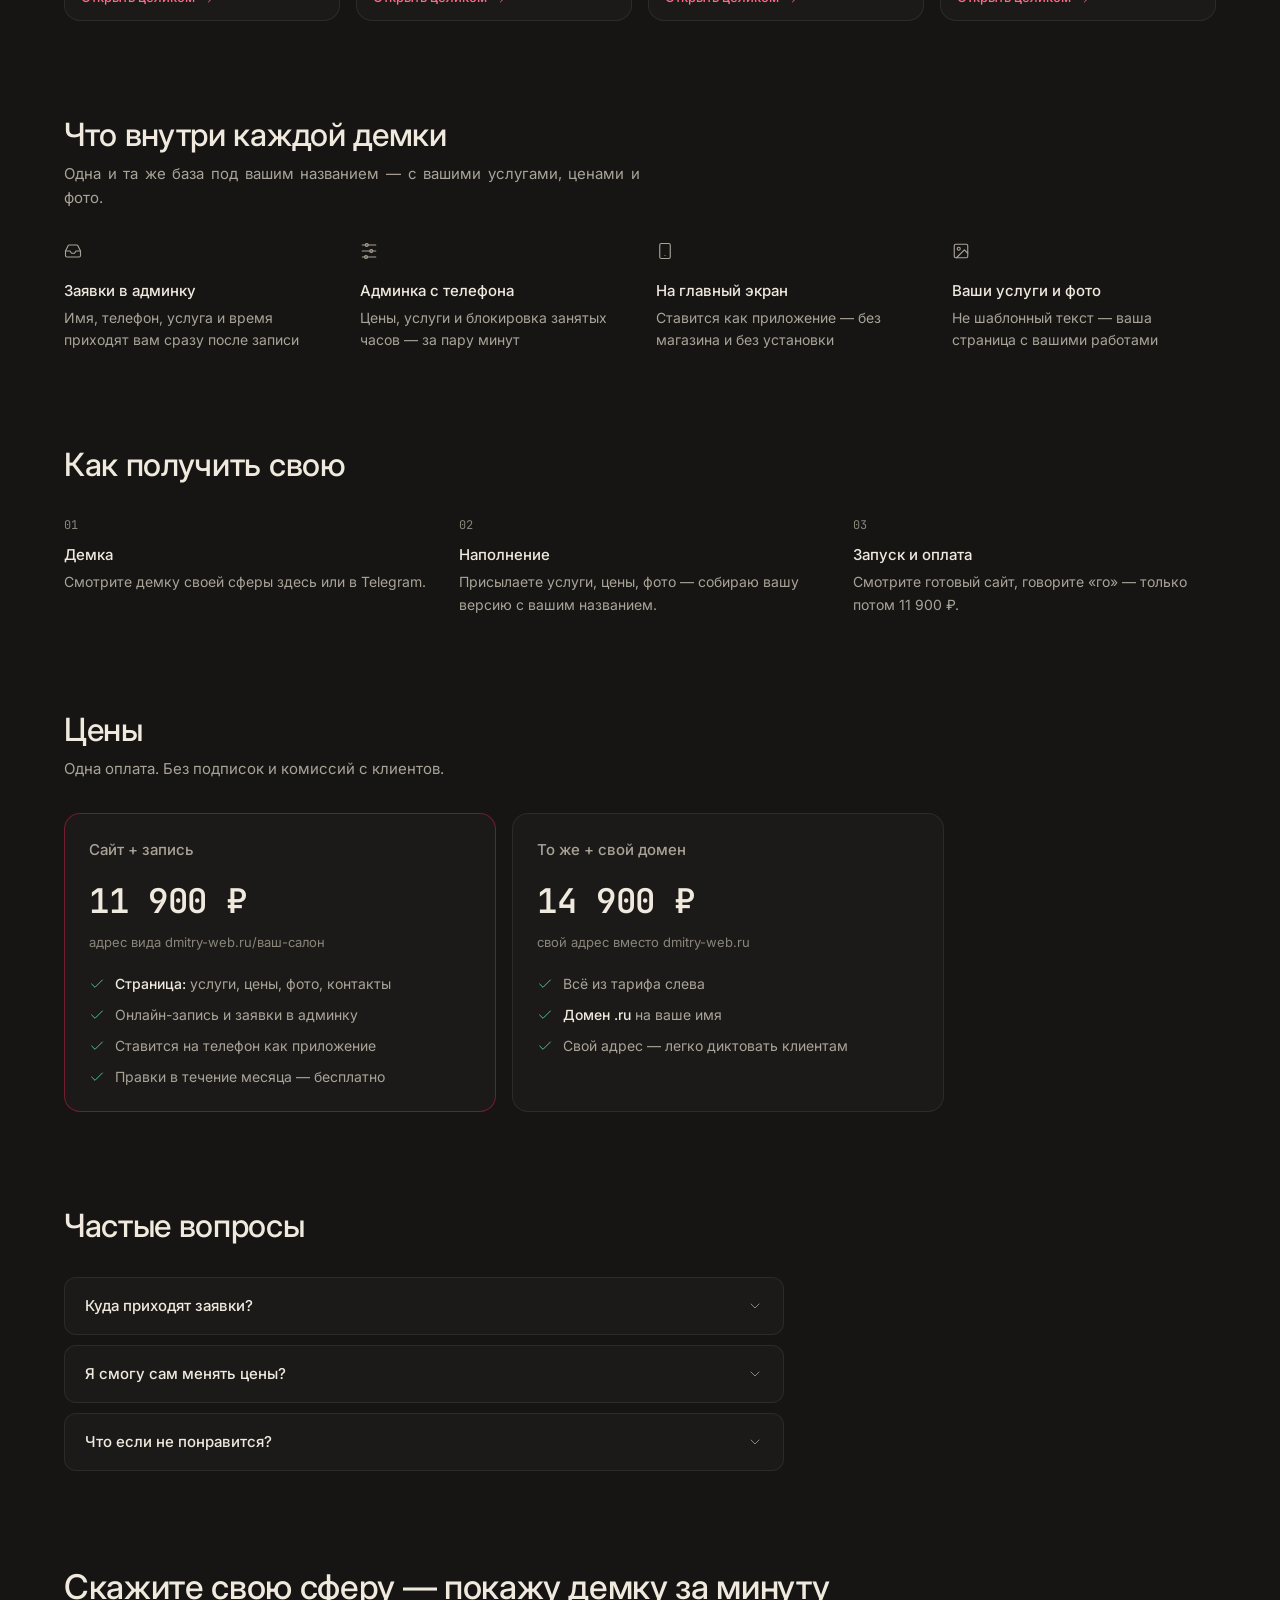
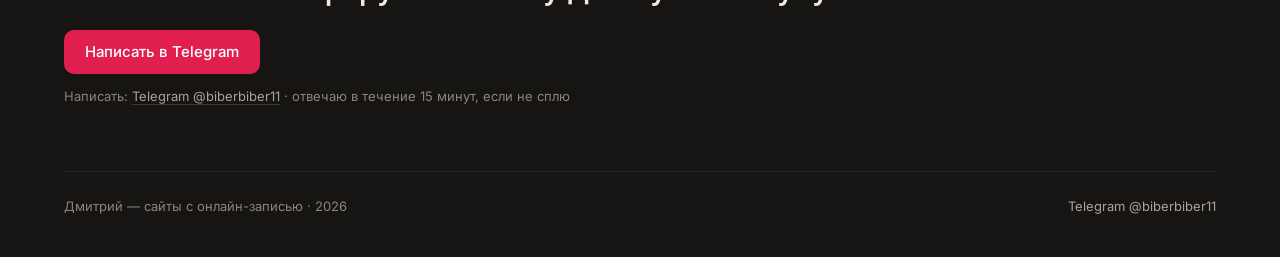
<file: demos/index.html>
<!doctype html>
<html lang="ru">
<head>
<meta charset="UTF-8" />
<meta name="viewport" content="width=device-width, initial-scale=1.0, viewport-fit=cover" />
<meta name="theme-color" content="#161513" />
<meta name="description" content="Четыре демки с настоящей онлайн-записью: детейлинг, барбершоп, тату, салон красоты. Запись работает по-настоящему — потыкайте с телефона." />
<meta property="og:type" content="website" />
<meta property="og:title" content="Живые демки — сайты с онлайн-записью" />
<meta property="og:description" content="Детйлинг, барбершоп, тату и салон красоты: четыре демки с рабочей записью. Потыкайте — как будто это ваш сайт." />
<title>Живые демки — сайты с онлайн-записью · Дмитрий</title>
<link rel="icon" type="image/png" href="logo.png" />
<link rel="preconnect" href="https://fonts.googleapis.com" />
<link rel="preconnect" href="https://fonts.gstatic.com" crossorigin />
<link href="https://fonts.googleapis.com/css2?family=Inter:wght@400;500;600&family=JetBrains+Mono:wght@500;600&display=swap" rel="stylesheet" />
<style>
  :root {
    --bg:#161513; --card:#1c1a18; --raised:#262421;
    --line:rgba(239,233,222,.08); --line-strong:rgba(239,233,222,.16);
    --text:#efe9de; --sec:#aaa398; --mut:#8a847a;
    --acc:#e01f4e; --acc-text:#ff6a87; --ok:#4cc38a;
  }
  * { box-sizing:border-box; margin:0; padding:0 }
  html { scroll-behavior:smooth }
  @media (prefers-reduced-motion: reduce) { html { scroll-behavior:auto } }
  body {
    background:var(--bg); color:var(--text);
    font:15px/1.6 Inter, system-ui, 'Segoe UI', sans-serif;
    -webkit-font-smoothing:antialiased;
  }
  a { color:inherit; text-decoration:none }
  :focus-visible { outline:2px solid var(--acc-text); outline-offset:2px; border-radius:4px }
  .wrap { max-width:1200px; margin:0 auto; padding:0 24px }
  .mono { font-family:'JetBrains Mono', monospace; font-variant-numeric:tabular-nums }

  /* ---------- шапка ---------- */
  header { position:sticky; top:0; z-index:50; backdrop-filter:blur(12px); background:rgba(22,21,19,.86); border-bottom:1px solid var(--line) }
  .hrow { display:flex; align-items:center; gap:24px; height:64px }
  .brand { display:flex; align-items:center; gap:10px; font-weight:600 }
  .brand img { width:28px; height:28px; border-radius:8px; display:block }
  .brand span b { color:var(--acc-text); font-weight:600 }
  .nav { display:flex; align-items:center; gap:4px; margin-left:auto }
  .nav a.lnk { color:var(--sec); font-size:14px; padding:8px 12px; border-radius:8px; transition:color .15s cubic-bezier(.22,1,.36,1), background .15s cubic-bezier(.22,1,.36,1) }
  .nav a.lnk:hover { color:var(--text); background:var(--raised) }
  .btn {
    display:inline-flex; align-items:center; justify-content:center; gap:8px;
    border-radius:10px; border:1px solid transparent; font:500 14px/1 Inter, sans-serif;
    cursor:pointer; white-space:nowrap;
    transition:background .15s cubic-bezier(.22,1,.36,1), border-color .15s cubic-bezier(.22,1,.36,1), transform .12s cubic-bezier(.22,1,.36,1);
  }
  .btn:active { transform:scale(.98) }
  .btn-primary { background:var(--acc); color:#fff; padding:0 20px; height:44px; font-size:15px }
  .btn-primary:hover { background:#c81440 }
  .btn-nav { height:36px; padding:0 16px; font-size:14px }
  .quiet-link { color:var(--acc-text); font-size:14px; font-weight:500; transition:color .15s cubic-bezier(.22,1,.36,1) }
  .quiet-link:hover { color:#ff8aa0 }

  /* ---------- герой: текст и мозаика обложек ---------- */
  .hero { padding:64px 0 56px }
  .hero-grid { display:grid; grid-template-columns:minmax(0,1fr) minmax(0,1fr); gap:48px; align-items:center }
  h1 { font-size:clamp(34px, 5vw, 56px); line-height:1.05; letter-spacing:-.02em; font-weight:500; text-wrap:balance }
  .lead { color:var(--sec); font-size:17px; line-height:1.6; max-width:32rem; margin-top:16px }
  .price-hint { display:flex; align-items:baseline; gap:12px; margin-top:24px; color:var(--mut); font-size:14px }
  .price-hint b { font-family:'JetBrains Mono', monospace; font-variant-numeric:tabular-nums; font-size:22px; font-weight:600; color:var(--text) }
  .hero-cta { display:flex; align-items:center; gap:16px; margin-top:24px }
  .mosaic { display:grid; grid-template-columns:repeat(2, minmax(0,1fr)); gap:16px }
  .mosaic a { display:block; border-radius:12px; overflow:hidden; border:1px solid var(--line); background:var(--card); transition:border-color .15s cubic-bezier(.22,1,.36,1) }
  .mosaic a:hover { border-color:var(--line-strong) }
  .mosaic img { width:100%; aspect-ratio:1200/630; object-fit:cover; display:block }

  /* ---------- секции ---------- */
  section { padding:96px 0 0 }
  h2 { font-size:clamp(24px, 3vw, 32px); line-height:1.15; letter-spacing:-.01em; font-weight:500 }
  .h2sub { color:var(--sec); margin-top:8px; max-width:36rem }

  /* витрина: четыре живые демки */
  .demos { display:grid; grid-template-columns:repeat(4, minmax(0,1fr)); gap:16px; margin-top:32px }
  .demo { background:var(--card); border:1px solid var(--line); border-radius:16px; overflow:hidden; transition:border-color .15s cubic-bezier(.22,1,.36,1) }
  .demo:hover { border-color:var(--line-strong) }
  .demo-head { display:flex; align-items:center; gap:10px; padding:14px 16px 0 }
  .demo-head img { width:32px; height:32px; border-radius:8px; display:block }
  .demo-t { font-size:14px; font-weight:600 }
  .demo-s { color:var(--mut); font-size:12px; margin-top:2px }
  .live { display:flex; align-items:center; gap:6px; margin:10px 16px 0; font-family:'JetBrains Mono', monospace; font-size:11px; color:var(--mut) }
  .live i { width:6px; height:6px; border-radius:50%; background:var(--ok) }
  .frame { height:420px; margin-top:12px; border-top:1px solid var(--line); background:#0b0d12 }
  .frame iframe { width:100%; height:100%; border:0; display:block }
  .demo-foot { display:flex; padding:12px 16px; border-top:1px solid var(--line) }
  .demo-foot a { color:var(--acc-text); font-size:13px; font-weight:500; display:inline-flex; align-items:center; gap:6px; transition:color .15s cubic-bezier(.22,1,.36,1) }
  .demo-foot a:hover { color:#ff8aa0 }
  .demo-foot svg { width:15px; height:15px; stroke:currentColor; fill:none; stroke-width:1.5; stroke-linecap:round; stroke-linejoin:round }

  /* что внутри */
  .facts { display:grid; grid-template-columns:repeat(4, minmax(0,1fr)); gap:32px; margin-top:32px }
  .fact svg { width:18px; height:18px; stroke:var(--sec); fill:none; stroke-width:1.5; stroke-linecap:round; stroke-linejoin:round }
  .fact h3 { font-size:15px; font-weight:500; margin-top:12px }
  .fact p { color:var(--sec); font-size:14px; margin-top:4px }

  /* шаги */
  .steps { display:grid; grid-template-columns:repeat(3, minmax(0,1fr)); gap:32px; margin-top:32px }
  .step .num { font-family:'JetBrains Mono', monospace; font-size:12px; color:var(--mut) }
  .step h3 { font-size:15px; font-weight:500; margin-top:8px }
  .step p { color:var(--sec); font-size:14px; margin-top:4px }

  /* цены */
  .plans { display:grid; grid-template-columns:repeat(2, minmax(0,1fr)); gap:16px; margin-top:32px; max-width:880px }
  .plan { background:var(--card); border:1px solid var(--line); border-radius:16px; padding:24px }
  .plan.hot { border-color:rgba(224,31,78,.45) }
  .plan h3 { font-size:15px; font-weight:500; color:var(--sec) }
  .plan .p { font-family:'JetBrains Mono', monospace; font-variant-numeric:tabular-nums; font-size:34px; font-weight:600; letter-spacing:-.01em; margin-top:12px }
  .plan .ps { color:var(--mut); font-size:13px; margin-top:4px }
  .plan ul { list-style:none; display:grid; gap:10px; margin-top:20px; font-size:14px; color:var(--sec) }
  .plan li { display:flex; gap:10px; align-items:flex-start; line-height:1.5 }
  .plan li svg { width:16px; height:16px; stroke:var(--ok); fill:none; stroke-width:1.5; stroke-linecap:round; stroke-linejoin:round; flex-shrink:0; margin-top:3px }
  .plan li b { color:var(--text); font-weight:500 }

  /* вопросы */
  .faq { display:grid; gap:10px; margin-top:32px; max-width:720px }
  details { background:var(--card); border:1px solid var(--line); border-radius:12px; padding:16px 20px }
  summary { cursor:pointer; font-size:15px; font-weight:500; list-style:none; display:flex; align-items:center; justify-content:space-between; gap:16px }
  summary::-webkit-details-marker { display:none }
  summary::after { content:""; width:16px; height:16px; flex-shrink:0; transform:rotate(90deg); transition:transform .15s cubic-bezier(.22,1,.36,1);
    background-image:url("data:image/svg+xml,%3Csvg xmlns='http://www.w3.org/2000/svg' width='16' height='16' viewBox='0 0 24 24' fill='none' stroke='%238a847a' stroke-width='1.5' stroke-linecap='round' stroke-linejoin='round'%3E%3Cpath d='m9 18 6-6-6-6'/%3E%3C/svg%3E"); background-repeat:no-repeat; background-position:center }
  details[open] summary::after { transform:rotate(90deg) scale(-1) }
  details p { color:var(--sec); font-size:14px; margin-top:10px; max-width:36rem }

  /* финал */
  .final { padding:96px 0 64px }
  .final h2 { font-size:clamp(26px, 3vw, 34px) }
  .final .btn { margin-top:24px }
  .final-note { color:var(--mut); font-size:13px; margin-top:12px }
  .final-note a { color:var(--sec); border-bottom:1px solid var(--line-strong) }
  .final-note a:hover { color:var(--text) }

  footer { border-top:1px solid var(--line); padding:24px 0 40px; color:var(--mut); font-size:13px; display:flex; justify-content:space-between; gap:8px; flex-wrap:wrap }
  footer a { color:var(--sec); transition:color .15s cubic-bezier(.22,1,.36,1) }
  footer a:hover { color:var(--text) }

  /* выключка текста на десктопе: широкие абзацы по ширине, с переносами */
  @media (min-width:901px) {
    .lead, .h2sub, details p { text-align:justify; hyphens:auto; -webkit-hyphens:auto }
  }

  @media (max-width:1080px) {
    .demos { grid-template-columns:repeat(2, minmax(0,1fr)) }
  }
  @media (max-width:900px) {
    .hero { padding:48px 0 40px }
    .hero-grid { grid-template-columns:1fr; gap:40px }
    section { padding:64px 0 0 }
    .facts { grid-template-columns:repeat(2, minmax(0,1fr)); gap:24px }
    .steps { grid-template-columns:1fr; gap:24px }
    .plans { grid-template-columns:1fr }
    .nav a.lnk { display:none }
    .btn-nav { height:44px; padding:0 20px }
  }
  @media (max-width:560px) {
    .demos { grid-template-columns:1fr }
    .facts { grid-template-columns:1fr }
    .mosaic { grid-template-columns:1fr 1fr; gap:12px }
    .hero-cta { flex-wrap:wrap }
    .demo-foot a { padding:8px 0 }
  }
</style>
</head>
<body>
<header>
  <div class="wrap hrow">
    <a class="brand" href="#top"><img src="logo.png" alt="Логотип Дмитрия" /><span>Дмитрий<b>.</b>Запись</span></a>
    <nav class="nav">
      <a class="lnk" href="#wall">Демки</a>
      <a class="lnk" href="#inside">Что внутри</a>
      <a class="lnk" href="#price">Цены</a>
      <a class="btn btn-primary btn-nav" href="https://t.me/biberbiber11" target="_blank" rel="noreferrer">Написать</a>
    </nav>
  </div>
</header>

<main id="top">
  <div class="wrap">
    <div class="hero">
      <div class="hero-grid">
        <div>
          <h1>Живые демки сайтов с онлайн-записью</h1>
          <p class="lead">Четыре сайта под четыре сферы: детейлинг, барбершоп, тату и салон красоты. Запись в каждой работает по-настоящему — выберите свою сферу и потыкайте, как будто это ваш сайт.</p>
          <div class="price-hint"><b>11 900 ₽</b><span>разово</span></div>
          <div class="hero-cta">
            <a class="btn btn-primary" href="https://t.me/biberbiber11" target="_blank" rel="noreferrer">Написать в Telegram</a>
            <a class="quiet-link" href="#wall">К демкам ↓</a>
          </div>
        </div>
        <div class="mosaic">
          <a href="https://biber78788-byte.github.io/demo-glyanec/" target="_blank" rel="noreferrer"><img src="demos/glyanec-og.jpg" alt="«Глянец» — детейлинг-студия в Обнинске" loading="lazy" width="600" height="315" /></a>
          <a href="https://biber78788-byte.github.io/demo-britva/" target="_blank" rel="noreferrer"><img src="demos/britva-og.jpg" alt="«Бритва» — барбершоп в Подольске" loading="lazy" width="600" height="315" /></a>
          <a href="https://biber78788-byte.github.io/demo-chernila/" target="_blank" rel="noreferrer"><img src="demos/chernila-og.jpg" alt="«Чернила» — тату-студия в Рыбинске" loading="lazy" width="600" height="315" /></a>
          <a href="https://biber78788-byte.github.io/demo-alisa/" target="_blank" rel="noreferrer"><img src="demos/alisa-og.jpg" alt="«Алиса» — салон красоты в Калуге" loading="lazy" width="600" height="315" /></a>
        </div>
      </div>
    </div>

    <section id="wall">
      <h2>Каждая демка — рабочий сайт</h2>
      <p class="h2sub">Скролльте внутри окна, выбирайте услугу и время — заявка уходит так же, как будет уходить вашему клиенту.</p>
      <div class="demos">
        <div class="demo">
          <div class="demo-head">
            <img src="demos/glyanec-icon.svg" alt="Знак студии «Глянец»" />
            <div><div class="demo-t">«Глянец»</div><div class="demo-s">детейлинг · Обнинск</div></div>
          </div>
          <div class="live"><i></i>запись работает</div>
          <div class="frame"><iframe src="https://biber78788-byte.github.io/demo-glyanec/" title="Демка детейлинг-студии «Глянец»" loading="lazy"></iframe></div>
          <div class="demo-foot"><a href="https://biber78788-byte.github.io/demo-glyanec/" target="_blank" rel="noreferrer">Открыть целиком <svg viewBox="0 0 24 24"><path d="M5 12h14"/><path d="m12 5 7 7-7 7"/></svg></a></div>
        </div>
        <div class="demo">
          <div class="demo-head">
            <img src="demos/britva-icon.svg" alt="Знак барбершопа «Бритва»" />
            <div><div class="demo-t">«Бритва»</div><div class="demo-s">барбершоп · Подольск</div></div>
          </div>
          <div class="live"><i></i>запись работает</div>
          <div class="frame"><iframe src="https://biber78788-byte.github.io/demo-britva/" title="Демка барбершопа «Бритва»" loading="lazy"></iframe></div>
          <div class="demo-foot"><a href="https://biber78788-byte.github.io/demo-britva/" target="_blank" rel="noreferrer">Открыть целиком <svg viewBox="0 0 24 24"><path d="M5 12h14"/><path d="m12 5 7 7-7 7"/></svg></a></div>
        </div>
        <div class="demo">
          <div class="demo-head">
            <img src="demos/chernila-icon.svg" alt="Знак тату-студии «Чернила»" />
            <div><div class="demo-t">«Чернила»</div><div class="demo-s">тату · Рыбинск</div></div>
          </div>
          <div class="live"><i></i>запись работает</div>
          <div class="frame"><iframe src="https://biber78788-byte.github.io/demo-chernila/" title="Демка тату-студии «Чернила»" loading="lazy"></iframe></div>
          <div class="demo-foot"><a href="https://biber78788-byte.github.io/demo-chernila/" target="_blank" rel="noreferrer">Открыть целиком <svg viewBox="0 0 24 24"><path d="M5 12h14"/><path d="m12 5 7 7-7 7"/></svg></a></div>
        </div>
        <div class="demo">
          <div class="demo-head">
            <img src="demos/alisa-icon.svg" alt="Знак салона красоты «Алиса»" />
            <div><div class="demo-t">«Алиса»</div><div class="demo-s">салон красоты · Калуга</div></div>
          </div>
          <div class="live"><i></i>запись работает</div>
          <div class="frame"><iframe src="https://biber78788-byte.github.io/demo-alisa/" title="Демка салона красоты «Алиса»" loading="lazy"></iframe></div>
          <div class="demo-foot"><a href="https://biber78788-byte.github.io/demo-alisa/" target="_blank" rel="noreferrer">Открыть целиком <svg viewBox="0 0 24 24"><path d="M5 12h14"/><path d="m12 5 7 7-7 7"/></svg></a></div>
        </div>
      </div>
    </section>

    <section id="inside">
      <h2>Что внутри каждой демки</h2>
      <p class="h2sub">Одна и та же база под вашим названием — с вашими услугами, ценами и фото.</p>
      <div class="facts">
        <div class="fact">
          <svg viewBox="0 0 24 24"><polyline points="22 12 16 12 14 15 10 15 8 12 2 12"/><path d="M5.45 5.11 2 12v6a2 2 0 0 0 2 2h16a2 2 0 0 0 2-2v-6l-3.45-6.89A2 2 0 0 0 16.76 4H7.24a2 2 0 0 0-1.79 1.11z"/></svg>
          <h3>Заявки в админку</h3><p>Имя, телефон, услуга и время приходят вам сразу после записи</p>
        </div>
        <div class="fact">
          <svg viewBox="0 0 24 24"><path d="M21 4H3"/><path d="M21 12H3"/><path d="M21 20H3"/><circle cx="9" cy="4" r="2"/><circle cx="15" cy="12" r="2"/><circle cx="8" cy="20" r="2"/></svg>
          <h3>Админка с телефона</h3><p>Цены, услуги и блокировка занятых часов — за пару минут</p>
        </div>
        <div class="fact">
          <svg viewBox="0 0 24 24"><rect x="5" y="2" width="14" height="20" rx="2"/><path d="M12 18h.01"/></svg>
          <h3>На главный экран</h3><p>Ставится как приложение — без магазина и без установки</p>
        </div>
        <div class="fact">
          <svg viewBox="0 0 24 24"><rect x="3" y="3" width="18" height="18" rx="2"/><circle cx="9" cy="9" r="2"/><path d="m21 15-4.5-4.5L6 21"/></svg>
          <h3>Ваши услуги и фото</h3><p>Не шаблонный текст — ваша страница с вашими работами</p>
        </div>
      </div>
    </section>

    <section>
      <h2>Как получить свою</h2>
      <div class="steps">
        <div class="step"><div class="num">01</div><h3>Демка</h3><p>Смотрите демку своей сферы здесь или в Telegram.</p></div>
        <div class="step"><div class="num">02</div><h3>Наполнение</h3><p>Присылаете услуги, цены, фото — собираю вашу версию с вашим названием.</p></div>
        <div class="step"><div class="num">03</div><h3>Запуск и оплата</h3><p>Смотрите готовый сайт, говорите «го» — только потом 11 900 ₽.</p></div>
      </div>
    </section>

    <section id="price">
      <h2>Цены</h2>
      <p class="h2sub">Одна оплата. Без подписок и комиссий с клиентов.</p>
      <div class="plans">
        <div class="plan hot">
          <h3>Сайт + запись</h3>
          <div class="p">11 900 ₽</div>
          <div class="ps">адрес вида dmitry-web.ru/ваш-салон</div>
          <ul>
            <li><svg viewBox="0 0 24 24"><path d="M20 6 9 17l-5-5"/></svg><span><b>Страница:</b> услуги, цены, фото, контакты</span></li>
            <li><svg viewBox="0 0 24 24"><path d="M20 6 9 17l-5-5"/></svg><span>Онлайн-запись и заявки в админку</span></li>
            <li><svg viewBox="0 0 24 24"><path d="M20 6 9 17l-5-5"/></svg><span>Ставится на телефон как приложение</span></li>
            <li><svg viewBox="0 0 24 24"><path d="M20 6 9 17l-5-5"/></svg><span>Правки в течение месяца — бесплатно</span></li>
          </ul>
        </div>
        <div class="plan">
          <h3>То же + свой домен</h3>
          <div class="p">14 900 ₽</div>
          <div class="ps">свой адрес вместо dmitry-web.ru</div>
          <ul>
            <li><svg viewBox="0 0 24 24"><path d="M20 6 9 17l-5-5"/></svg><span>Всё из тарифа слева</span></li>
            <li><svg viewBox="0 0 24 24"><path d="M20 6 9 17l-5-5"/></svg><span><b>Домен .ru</b> на ваше имя</span></li>
            <li><svg viewBox="0 0 24 24"><path d="M20 6 9 17l-5-5"/></svg><span>Свой адрес — легко диктовать клиентам</span></li>
          </ul>
        </div>
      </div>
    </section>

    <section>
      <h2>Частые вопросы</h2>
      <div class="faq">
        <details><summary>Куда приходят заявки?</summary><p>В админку сайта: имя, телефон, услуга, дата и время — видно сразу же после записи.</p></details>
        <details><summary>Я смогу сам менять цены?</summary><p>Да, админка простая: цены, услуги, фото и блокировка занятых часов — всё меняется вами за пару минут с телефона.</p></details>
        <details><summary>Что если не понравится?</summary><p>Оплата — после того как вы посмотрели свою готовую версию. Не понравилось — расходимся без счёта.</p></details>
      </div>
    </section>

    <div class="final">
      <h2>Скажите свою сферу — покажу демку за минуту</h2>
      <a class="btn btn-primary" href="https://t.me/biberbiber11" target="_blank" rel="noreferrer">Написать в Telegram</a>
      <p class="final-note">Написать: <a href="https://t.me/biberbiber11" target="_blank" rel="noreferrer">Telegram @biberbiber11</a> · отвечаю в течение 15 минут, если не сплю</p>
    </div>

    <footer>
      <div>Дмитрий — сайты с онлайн-записью · 2026</div>
      <div><a href="https://t.me/biberbiber11" target="_blank" rel="noreferrer">Telegram @biberbiber11</a></div>
    </footer>
  </div>
</main>
</body>
</html>
</file>
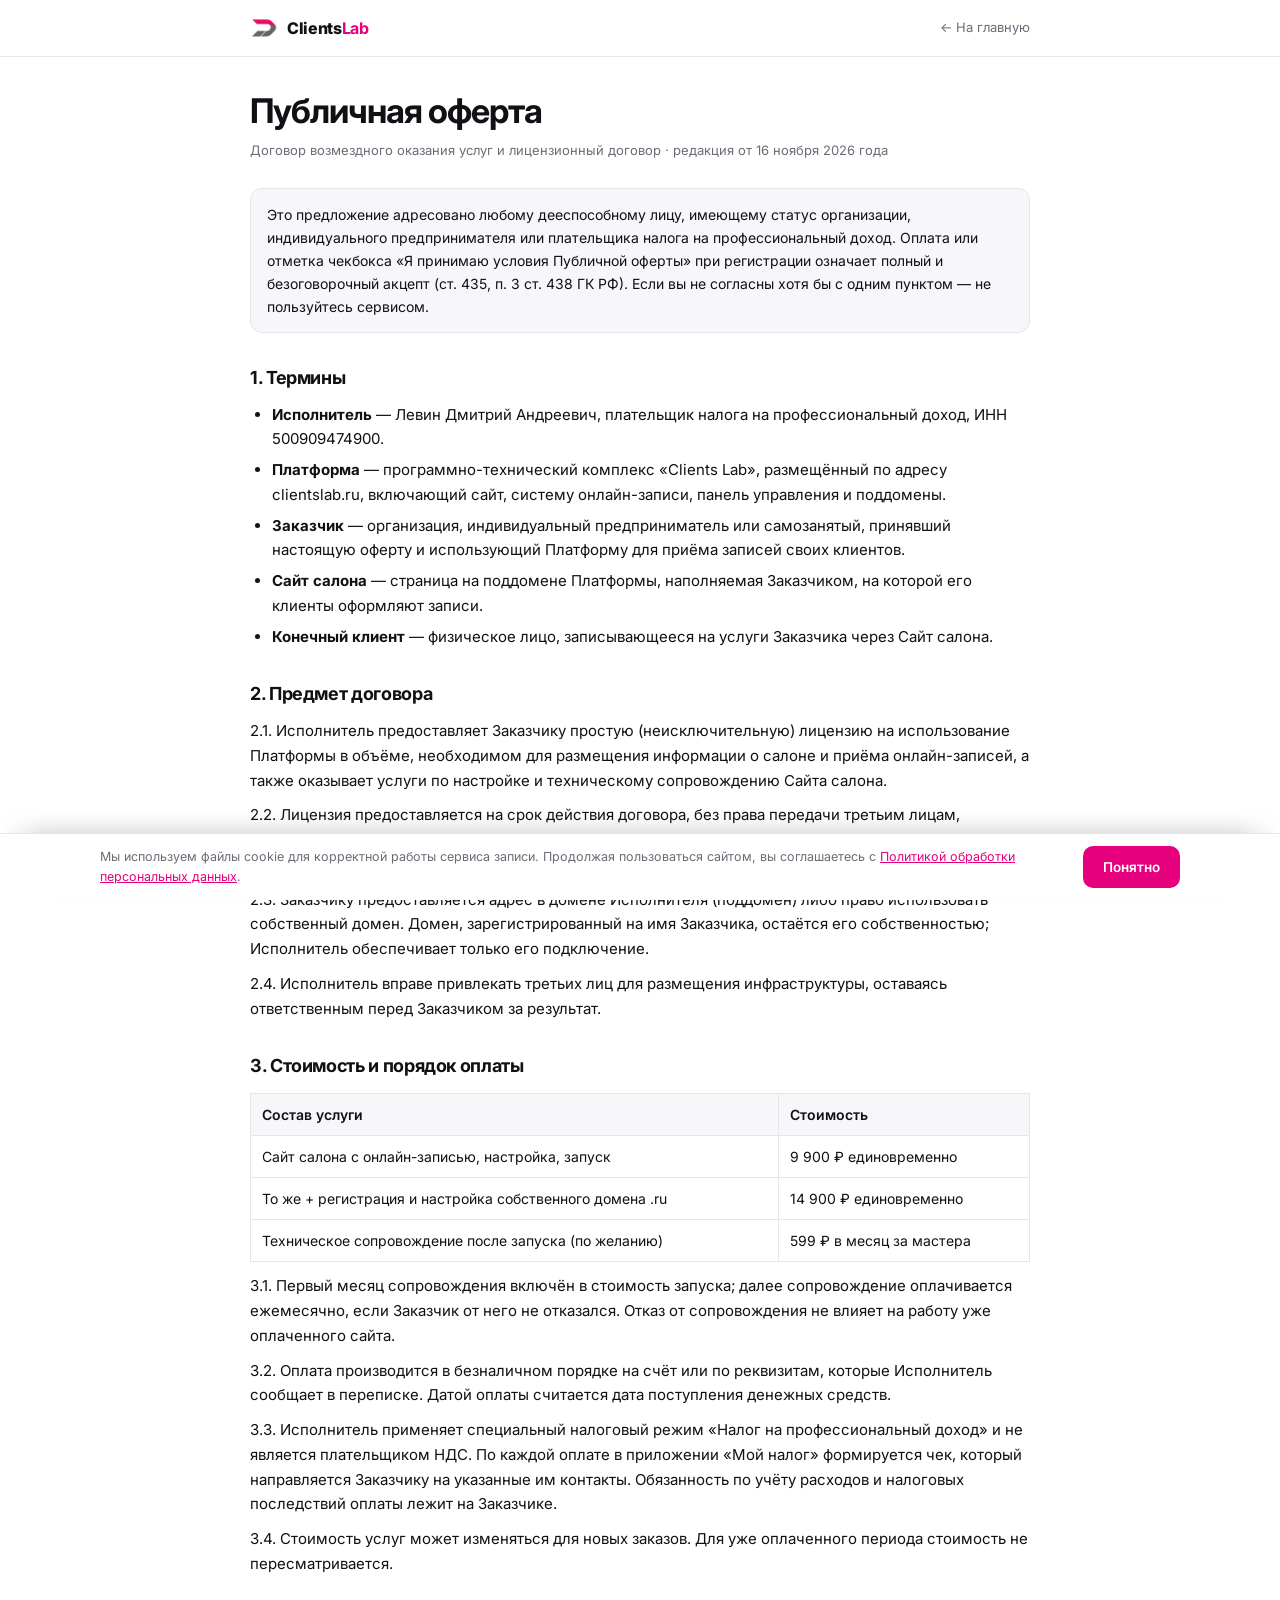
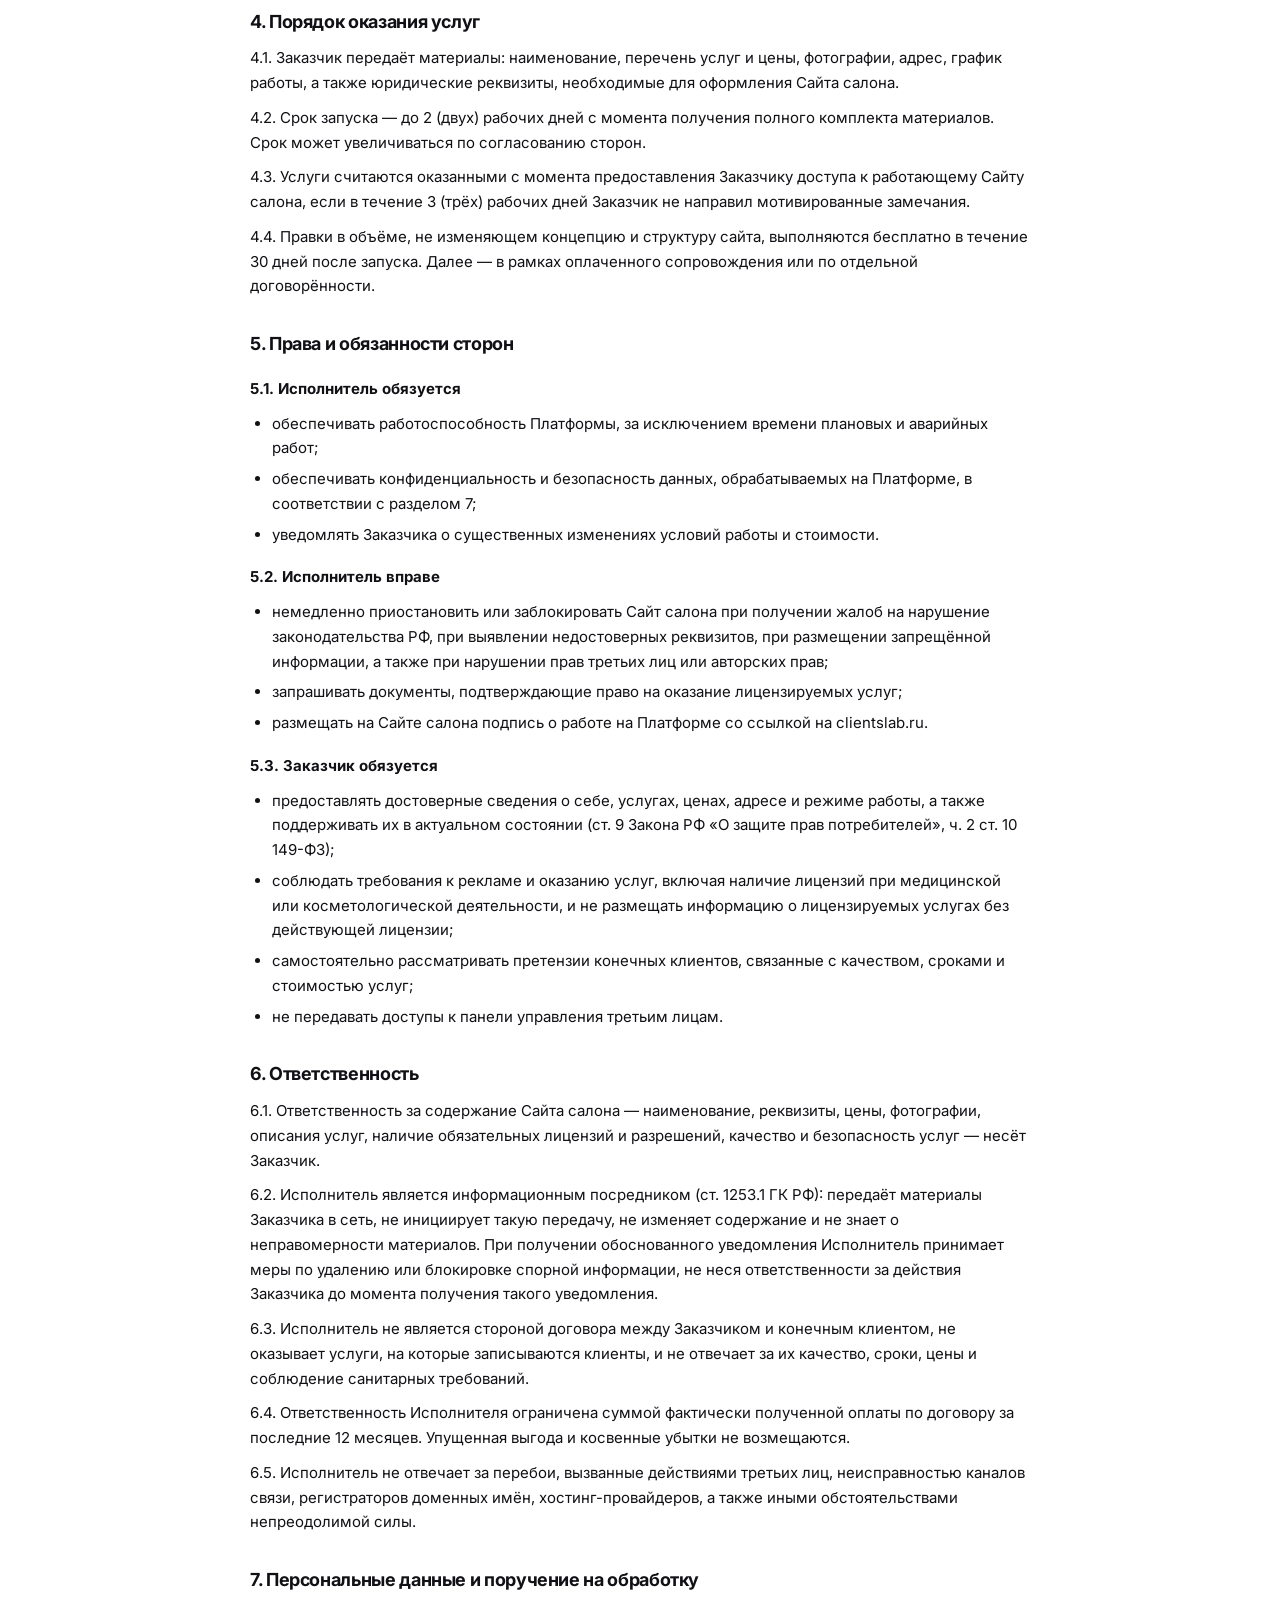
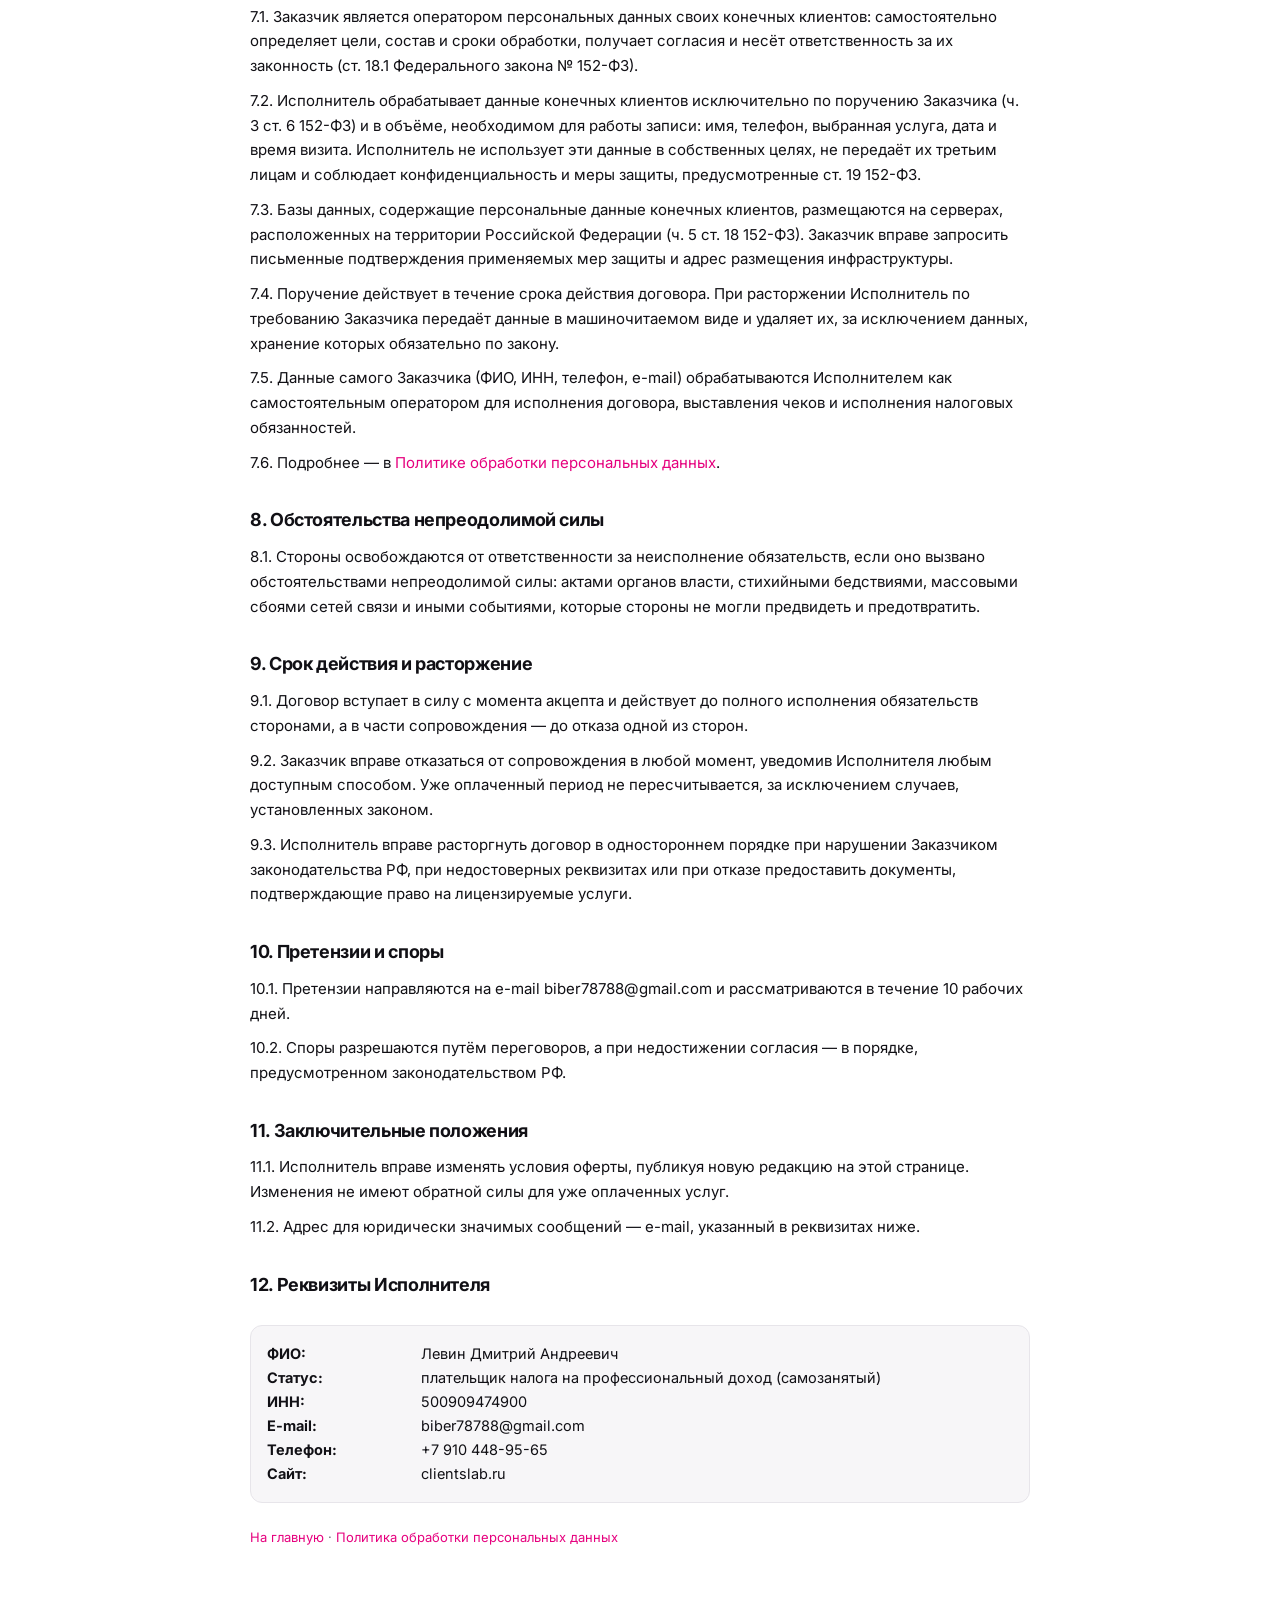
<file: offer/index.html>
<!doctype html>
<html lang="ru">
<head>
<meta charset="utf-8">
<meta name="viewport" content="width=device-width, initial-scale=1">
<title>Публичная оферта — Clients Lab</title>
<meta name="description" content="Договор возмездного оказания услуг и лицензионный договор на использование платформы онлайн-записи Clients Lab.">
<meta name="robots" content="index,follow">
<link rel="icon" type="image/png" href="../logo.png">
<link rel="preconnect" href="https://fonts.googleapis.com">
<link rel="preconnect" href="https://fonts.gstatic.com" crossorigin>
<link href="https://fonts.googleapis.com/css2?family=Inter:wght@400;500;600;700;800&display=swap" rel="stylesheet">
<style>
  * { margin:0; padding:0; box-sizing:border-box; }
  :root { --txt:#111015; --muted:#6d6b76; --line:#e7e5ea; --acc:#e6007e; --soft:#f7f6f8; }
  body { background:#fff; color:var(--txt); font-family:'Inter',system-ui,sans-serif; line-height:1.65; -webkit-font-smoothing:antialiased; }
  a { color:var(--acc); text-decoration:none; }
  a:hover { text-decoration:underline; }
  .wrap { max-width:820px; margin:0 auto; padding:0 20px 72px; }
  header { border-bottom:1px solid var(--line); background:#fff; position:sticky; top:0; z-index:10; }
  .hrow { max-width:820px; margin:0 auto; padding:14px 20px; display:flex; align-items:center; gap:10px; }
  .brand { display:flex; align-items:center; gap:9px; font-weight:800; letter-spacing:-.02em; color:var(--txt); }
  .brand img { width:28px; height:28px; object-fit:contain; }
  .brand b { color:var(--acc); }
  .back { margin-left:auto; font-size:13px; color:var(--muted); }
  h1 { font-size:clamp(24px,4vw,34px); letter-spacing:-.03em; line-height:1.15; margin:34px 0 6px; }
  .meta { font-size:13px; color:var(--muted); margin-bottom:26px; }
  h2 { font-size:18px; letter-spacing:-.02em; margin:30px 0 10px; }
  h3 { font-size:15px; margin:18px 0 8px; }
  p { margin:10px 0; font-size:15px; }
  ul, ol { margin:10px 0 10px 22px; font-size:15px; }
  li { margin:6px 0; }
  .note { background:var(--soft); border:1px solid var(--line); border-radius:12px; padding:14px 16px; font-size:14px; margin:18px 0; }
  .req { background:var(--soft); border:1px solid var(--line); border-radius:12px; padding:16px; font-size:14.5px; margin-top:26px; }
  .req b { display:inline-block; min-width:150px; }
  table { width:100%; border-collapse:collapse; margin:12px 0; font-size:14px; }
  th, td { border:1px solid var(--line); padding:9px 11px; text-align:left; vertical-align:top; }
  th { background:var(--soft); font-weight:600; }
</style>
</head>
<body>

<header>
  <div class="hrow">
    <a class="brand" href="/"><img src="../logo.png" alt="Clients Lab"><span>Clients<b>Lab</b></span></a>
    <a class="back" href="/">← На главную</a>
  </div>
</header>

<main class="wrap">
  <h1>Публичная оферта</h1>
  <p class="meta">Договор возмездного оказания услуг и лицензионный договор · редакция от 16 ноября 2026 года</p>

  <div class="note">
    Это предложение адресовано любому дееспособному лицу, имеющему статус организации, индивидуального предпринимателя или
    плательщика налога на профессиональный доход. Оплата или отметка чекбокса «Я принимаю условия Публичной оферты» при регистрации
    означает полный и безоговорочный акцепт (ст. 435, п. 3 ст. 438 ГК РФ). Если вы не согласны хотя бы с одним пунктом — не
    пользуйтесь сервисом.
  </div>

  <h2>1. Термины</h2>
  <ul>
    <li><b>Исполнитель</b> — Левин Дмитрий Андреевич, плательщик налога на профессиональный доход, ИНН 500909474900.</li>
    <li><b>Платформа</b> — программно-технический комплекс «Clients Lab», размещённый по адресу clientslab.ru, включающий сайт, систему онлайн-записи, панель управления и поддомены.</li>
    <li><b>Заказчик</b> — организация, индивидуальный предприниматель или самозанятый, принявший настоящую оферту и использующий Платформу для приёма записей своих клиентов.</li>
    <li><b>Сайт салона</b> — страница на поддомене Платформы, наполняемая Заказчиком, на которой его клиенты оформляют записи.</li>
    <li><b>Конечный клиент</b> — физическое лицо, записывающееся на услуги Заказчика через Сайт салона.</li>
  </ul>

  <h2>2. Предмет договора</h2>
  <p>
    2.1. Исполнитель предоставляет Заказчику простую (неисключительную) лицензию на использование Платформы в объёме, необходимом
    для размещения информации о салоне и приёма онлайн-записей, а также оказывает услуги по настройке и техническому сопровождению
    Сайта салона.
  </p>
  <p>
    2.2. Лицензия предоставляется на срок действия договора, без права передачи третьим лицам, сублицензирования, декомпиляции и
    извлечения исходного кода, за исключением случаев, прямо разрешённых законом.
  </p>
  <p>
    2.3. Заказчику предоставляется адрес в домене Исполнителя (поддомен) либо право использовать собственный домен. Домен,
    зарегистрированный на имя Заказчика, остаётся его собственностью; Исполнитель обеспечивает только его подключение.
  </p>
  <p>
    2.4. Исполнитель вправе привлекать третьих лиц для размещения инфраструктуры, оставаясь ответственным перед Заказчиком за
    результат.
  </p>

  <h2>3. Стоимость и порядок оплаты</h2>
  <table>
    <tr><th>Состав услуги</th><th>Стоимость</th></tr>
    <tr><td>Сайт салона с онлайн-записью, настройка, запуск</td><td>9 900 ₽ единовременно</td></tr>
    <tr><td>То же + регистрация и настройка собственного домена .ru</td><td>14 900 ₽ единовременно</td></tr>
    <tr><td>Техническое сопровождение после запуска (по желанию)</td><td>599 ₽ в месяц за мастера</td></tr>
  </table>
  <p>
    3.1. Первый месяц сопровождения включён в стоимость запуска; далее сопровождение оплачивается ежемесячно, если Заказчик от него
    не отказался. Отказ от сопровождения не влияет на работу уже оплаченного сайта.
  </p>
  <p>
    3.2. Оплата производится в безналичном порядке на счёт или по реквизитам, которые Исполнитель сообщает в переписке. Датой оплаты
    считается дата поступления денежных средств.
  </p>
  <p>
    3.3. Исполнитель применяет специальный налоговый режим «Налог на профессиональный доход» и не является плательщиком НДС. По
    каждой оплате в приложении «Мой налог» формируется чек, который направляется Заказчику на указанные им контакты. Обязанность по
    учёту расходов и налоговых последствий оплаты лежит на Заказчике.
  </p>
  <p>
    3.4. Стоимость услуг может изменяться для новых заказов. Для уже оплаченного периода стоимость не пересматривается.
  </p>

  <h2>4. Порядок оказания услуг</h2>
  <p>
    4.1. Заказчик передаёт материалы: наименование, перечень услуг и цены, фотографии, адрес, график работы, а также юридические
    реквизиты, необходимые для оформления Сайта салона.
  </p>
  <p>
    4.2. Срок запуска — до 2 (двух) рабочих дней с момента получения полного комплекта материалов. Срок может увеличиваться по
    согласованию сторон.
  </p>
  <p>
    4.3. Услуги считаются оказанными с момента предоставления Заказчику доступа к работающему Сайту салона, если в течение 3 (трёх)
    рабочих дней Заказчик не направил мотивированные замечания.
  </p>
  <p>
    4.4. Правки в объёме, не изменяющем концепцию и структуру сайта, выполняются бесплатно в течение 30 дней после запуска. Далее —
    в рамках оплаченного сопровождения или по отдельной договорённости.
  </p>

  <h2>5. Права и обязанности сторон</h2>
  <h3>5.1. Исполнитель обязуется</h3>
  <ul>
    <li>обеспечивать работоспособность Платформы, за исключением времени плановых и аварийных работ;</li>
    <li>обеспечивать конфиденциальность и безопасность данных, обрабатываемых на Платформе, в соответствии с разделом 7;</li>
    <li>уведомлять Заказчика о существенных изменениях условий работы и стоимости.</li>
  </ul>
  <h3>5.2. Исполнитель вправе</h3>
  <ul>
    <li>немедленно приостановить или заблокировать Сайт салона при получении жалоб на нарушение законодательства РФ, при выявлении
      недостоверных реквизитов, при размещении запрещённой информации, а также при нарушении прав третьих лиц или авторских прав;</li>
    <li>запрашивать документы, подтверждающие право на оказание лицензируемых услуг;</li>
    <li>размещать на Сайте салона подпись о работе на Платформе со ссылкой на clientslab.ru.</li>
  </ul>
  <h3>5.3. Заказчик обязуется</h3>
  <ul>
    <li>предоставлять достоверные сведения о себе, услугах, ценах, адресе и режиме работы, а также поддерживать их в актуальном
      состоянии (ст. 9 Закона РФ «О защите прав потребителей», ч. 2 ст. 10 149-ФЗ);</li>
    <li>соблюдать требования к рекламе и оказанию услуг, включая наличие лицензий при медицинской или косметологической
      деятельности, и не размещать информацию о лицензируемых услугах без действующей лицензии;</li>
    <li>самостоятельно рассматривать претензии конечных клиентов, связанные с качеством, сроками и стоимостью услуг;</li>
    <li>не передавать доступы к панели управления третьим лицам.</li>
  </ul>

  <h2>6. Ответственность</h2>
  <p>
    6.1. Ответственность за содержание Сайта салона — наименование, реквизиты, цены, фотографии, описания услуг, наличие
    обязательных лицензий и разрешений, качество и безопасность услуг — несёт Заказчик.
  </p>
  <p>
    6.2. Исполнитель является информационным посредником (ст. 1253.1 ГК РФ): передаёт материалы Заказчика в сеть, не инициирует
    такую передачу, не изменяет содержание и не знает о неправомерности материалов. При получении обоснованного уведомления
    Исполнитель принимает меры по удалению или блокировке спорной информации, не неся ответственности за действия Заказчика до
    момента получения такого уведомления.
  </p>
  <p>
    6.3. Исполнитель не является стороной договора между Заказчиком и конечным клиентом, не оказывает услуги, на которые
    записываются клиенты, и не отвечает за их качество, сроки, цены и соблюдение санитарных требований.
  </p>
  <p>
    6.4. Ответственность Исполнителя ограничена суммой фактически полученной оплаты по договору за последние 12 месяцев. Упущенная
    выгода и косвенные убытки не возмещаются.
  </p>
  <p>
    6.5. Исполнитель не отвечает за перебои, вызванные действиями третьих лиц, неисправностью каналов связи, регистраторов доменных
    имён, хостинг-провайдеров, а также иными обстоятельствами непреодолимой силы.
  </p>

  <h2>7. Персональные данные и поручение на обработку</h2>
  <p>
    7.1. Заказчик является оператором персональных данных своих конечных клиентов: самостоятельно определяет цели, состав и сроки
    обработки, получает согласия и несёт ответственность за их законность (ст. 18.1 Федерального закона № 152-ФЗ).
  </p>
  <p>
    7.2. Исполнитель обрабатывает данные конечных клиентов исключительно по поручению Заказчика (ч. 3 ст. 6 152-ФЗ) и в объёме,
    необходимом для работы записи: имя, телефон, выбранная услуга, дата и время визита. Исполнитель не использует эти данные в
    собственных целях, не передаёт их третьим лицам и соблюдает конфиденциальность и меры защиты, предусмотренные ст. 19 152-ФЗ.
  </p>
  <p>
    7.3. Базы данных, содержащие персональные данные конечных клиентов, размещаются на серверах, расположенных на территории
    Российской Федерации (ч. 5 ст. 18 152-ФЗ). Заказчик вправе запросить письменные подтверждения применяемых мер защиты и адрес
    размещения инфраструктуры.
  </p>
  <p>
    7.4. Поручение действует в течение срока действия договора. При расторжении Исполнитель по требованию Заказчика передаёт данные
    в машиночитаемом виде и удаляет их, за исключением данных, хранение которых обязательно по закону.
  </p>
  <p>
    7.5. Данные самого Заказчика (ФИО, ИНН, телефон, e-mail) обрабатываются Исполнителем как самостоятельным оператором для
    исполнения договора, выставления чеков и исполнения налоговых обязанностей.
  </p>
  <p>
    7.6. Подробнее — в <a href="/privacy/">Политике обработки персональных данных</a>.
  </p>

  <h2>8. Обстоятельства непреодолимой силы</h2>
  <p>
    8.1. Стороны освобождаются от ответственности за неисполнение обязательств, если оно вызвано обстоятельствами непреодолимой силы:
    актами органов власти, стихийными бедствиями, массовыми сбоями сетей связи и иными событиями, которые стороны не могли
    предвидеть и предотвратить.
  </p>

  <h2>9. Срок действия и расторжение</h2>
  <p>
    9.1. Договор вступает в силу с момента акцепта и действует до полного исполнения обязательств сторонами, а в части
    сопровождения — до отказа одной из сторон.
  </p>
  <p>
    9.2. Заказчик вправе отказаться от сопровождения в любой момент, уведомив Исполнителя любым доступным способом. Уже оплаченный
    период не пересчитывается, за исключением случаев, установленных законом.
  </p>
  <p>
    9.3. Исполнитель вправе расторгнуть договор в одностороннем порядке при нарушении Заказчиком законодательства РФ, при
    недостоверных реквизитах или при отказе предоставить документы, подтверждающие право на лицензируемые услуги.
  </p>

  <h2>10. Претензии и споры</h2>
  <p>
    10.1. Претензии направляются на e-mail biber78788@gmail.com и рассматриваются в течение 10 рабочих дней.
  </p>
  <p>
    10.2. Споры разрешаются путём переговоров, а при недостижении согласия — в порядке, предусмотренном законодательством РФ.
  </p>

  <h2>11. Заключительные положения</h2>
  <p>
    11.1. Исполнитель вправе изменять условия оферты, публикуя новую редакцию на этой странице. Изменения не имеют обратной силы для
    уже оплаченных услуг.
  </p>
  <p>
    11.2. Адрес для юридически значимых сообщений — e-mail, указанный в реквизитах ниже.
  </p>

  <h2>12. Реквизиты Исполнителя</h2>
  <div class="req">
    <div><b>ФИО:</b> Левин Дмитрий Андреевич</div>
    <div><b>Статус:</b> плательщик налога на профессиональный доход (самозанятый)</div>
    <div><b>ИНН:</b> 500909474900</div>
    <div><b>E-mail:</b> biber78788@gmail.com</div>
    <div><b>Телефон:</b> +7 910 448-95-65</div>
    <div><b>Сайт:</b> clientslab.ru</div>
  </div>

  <p class="meta" style="margin-top:24px">
    <a href="/">На главную</a> · <a href="/privacy/">Политика обработки персональных данных</a>
  </p>
</main>

<script src="/legal.js"></script>
</body>
</html>
</file>
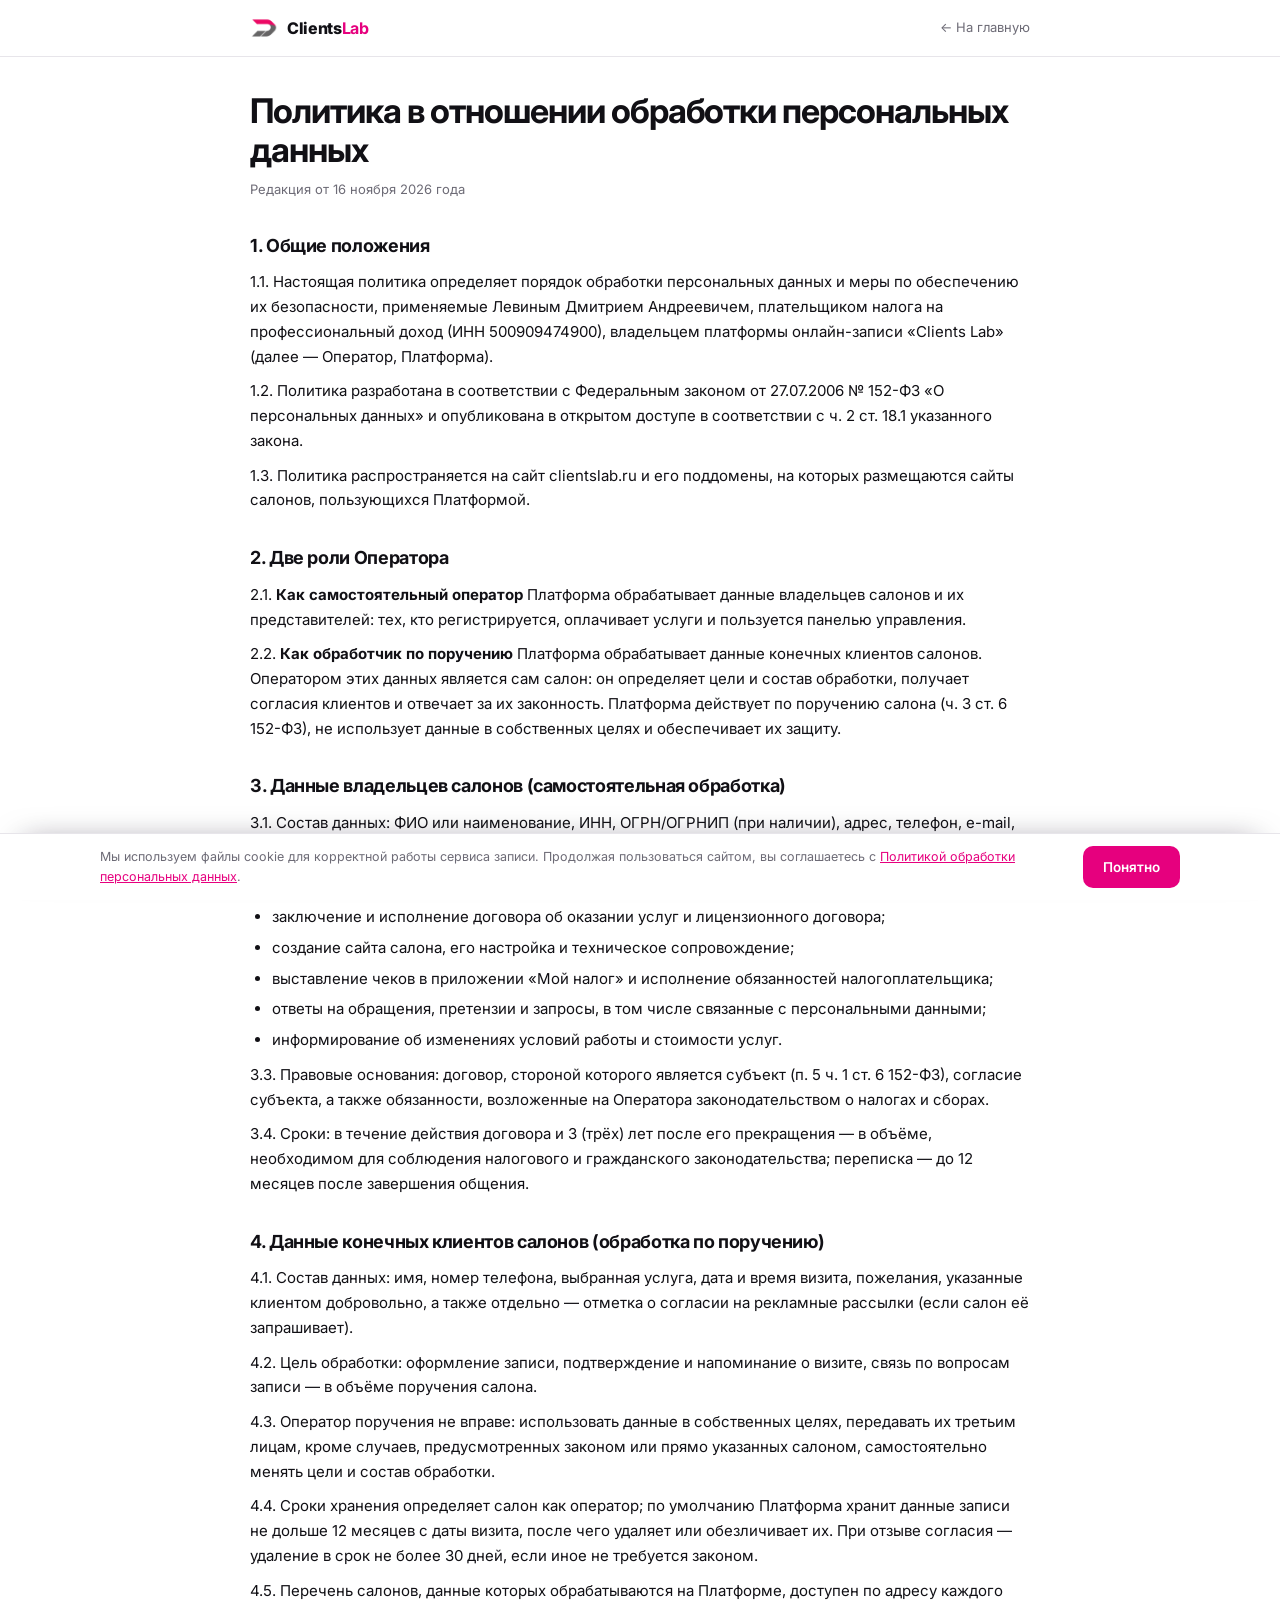
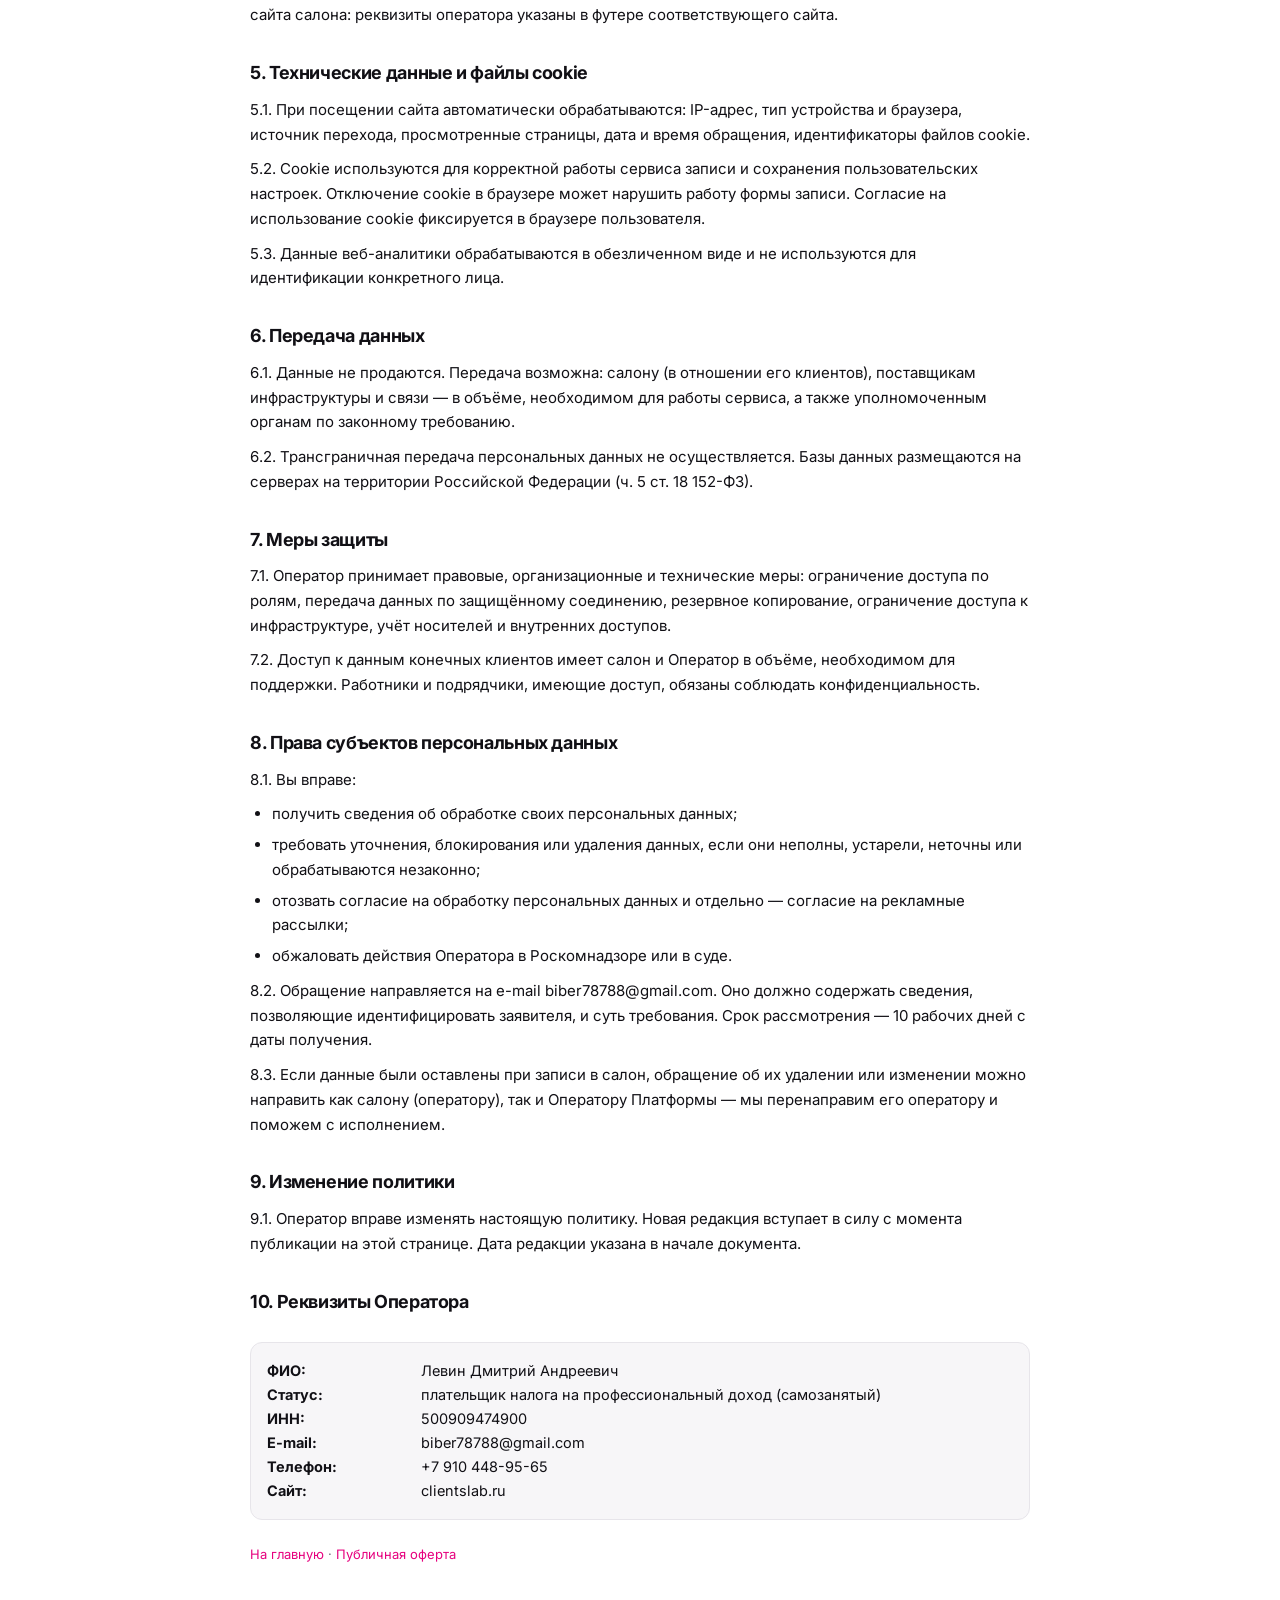
<file: privacy/index.html>
<!doctype html>
<html lang="ru">
<head>
<meta charset="utf-8">
<meta name="viewport" content="width=device-width, initial-scale=1">
<title>Политика обработки персональных данных — Clients Lab</title>
<meta name="description" content="Политика в отношении обработки персональных данных платформы онлайн-записи Clients Lab: какие данные собираются, зачем, сроки хранения и права субъектов.">
<link rel="icon" type="image/png" href="../logo.png">
<link rel="preconnect" href="https://fonts.googleapis.com">
<link rel="preconnect" href="https://fonts.gstatic.com" crossorigin>
<link href="https://fonts.googleapis.com/css2?family=Inter:wght@400;500;600;700;800&display=swap" rel="stylesheet">
<style>
  * { margin:0; padding:0; box-sizing:border-box; }
  :root { --txt:#111015; --muted:#6d6b76; --line:#e7e5ea; --acc:#e6007e; --soft:#f7f6f8; }
  body { background:#fff; color:var(--txt); font-family:'Inter',system-ui,sans-serif; line-height:1.65; -webkit-font-smoothing:antialiased; }
  a { color:var(--acc); text-decoration:none; }
  a:hover { text-decoration:underline; }
  .wrap { max-width:820px; margin:0 auto; padding:0 20px 72px; }
  header { border-bottom:1px solid var(--line); background:#fff; position:sticky; top:0; z-index:10; }
  .hrow { max-width:820px; margin:0 auto; padding:14px 20px; display:flex; align-items:center; gap:10px; }
  .brand { display:flex; align-items:center; gap:9px; font-weight:800; letter-spacing:-.02em; color:var(--txt); }
  .brand img { width:28px; height:28px; object-fit:contain; }
  .brand b { color:var(--acc); }
  .back { margin-left:auto; font-size:13px; color:var(--muted); }
  h1 { font-size:clamp(24px,4vw,34px); letter-spacing:-.03em; line-height:1.15; margin:34px 0 6px; }
  .meta { font-size:13px; color:var(--muted); margin-bottom:26px; }
  h2 { font-size:18px; letter-spacing:-.02em; margin:30px 0 10px; }
  p { margin:10px 0; font-size:15px; }
  ul { margin:10px 0 10px 22px; font-size:15px; }
  li { margin:6px 0; }
  .note { background:var(--soft); border:1px solid var(--line); border-radius:12px; padding:14px 16px; font-size:14px; margin:18px 0; }
  .req { background:var(--soft); border:1px solid var(--line); border-radius:12px; padding:16px; font-size:14.5px; margin-top:26px; }
  .req b { display:inline-block; min-width:150px; }
</style>
</head>
<body>

<header>
  <div class="hrow">
    <a class="brand" href="/"><img src="../logo.png" alt="Clients Lab"><span>Clients<b>Lab</b></span></a>
    <a class="back" href="/">← На главную</a>
  </div>
</header>

<main class="wrap">
  <h1>Политика в отношении обработки персональных данных</h1>
  <p class="meta">Редакция от 16 ноября 2026 года</p>

  <h2>1. Общие положения</h2>
  <p>
    1.1. Настоящая политика определяет порядок обработки персональных данных и меры по обеспечению их безопасности, применяемые
    Левиным Дмитрием Андреевичем, плательщиком налога на профессиональный доход (ИНН 500909474900), владельцем платформы онлайн-записи
    «Clients Lab» (далее — Оператор, Платформа).
  </p>
  <p>
    1.2. Политика разработана в соответствии с Федеральным законом от 27.07.2006 № 152-ФЗ «О персональных данных» и опубликована в
    открытом доступе в соответствии с ч. 2 ст. 18.1 указанного закона.
  </p>
  <p>
    1.3. Политика распространяется на сайт clientslab.ru и его поддомены, на которых размещаются сайты салонов, пользующихся
    Платформой.
  </p>

  <h2>2. Две роли Оператора</h2>
  <p>
    2.1. <b>Как самостоятельный оператор</b> Платформа обрабатывает данные владельцев салонов и их представителей: тех, кто
    регистрируется, оплачивает услуги и пользуется панелью управления.
  </p>
  <p>
    2.2. <b>Как обработчик по поручению</b> Платформа обрабатывает данные конечных клиентов салонов. Оператором этих данных
    является сам салон: он определяет цели и состав обработки, получает согласия клиентов и отвечает за их законность. Платформа
    действует по поручению салона (ч. 3 ст. 6 152-ФЗ), не использует данные в собственных целях и обеспечивает их защиту.
  </p>

  <h2>3. Данные владельцев салонов (самостоятельная обработка)</h2>
  <p>3.1. Состав данных: ФИО или наименование, ИНН, ОГРН/ОГРНИП (при наличии), адрес, телефон, e-mail, реквизиты для связи в
    мессенджерах, а также переписка по вопросам заказа и поддержки.</p>
  <p>3.2. Цели обработки:</p>
  <ul>
    <li>заключение и исполнение договора об оказании услуг и лицензионного договора;</li>
    <li>создание сайта салона, его настройка и техническое сопровождение;</li>
    <li>выставление чеков в приложении «Мой налог» и исполнение обязанностей налогоплательщика;</li>
    <li>ответы на обращения, претензии и запросы, в том числе связанные с персональными данными;</li>
    <li>информирование об изменениях условий работы и стоимости услуг.</li>
  </ul>
  <p>3.3. Правовые основания: договор, стороной которого является субъект (п. 5 ч. 1 ст. 6 152-ФЗ), согласие субъекта, а также
    обязанности, возложенные на Оператора законодательством о налогах и сборах.</p>
  <p>3.4. Сроки: в течение действия договора и 3 (трёх) лет после его прекращения — в объёме, необходимом для соблюдения налогового
    и гражданского законодательства; переписка — до 12 месяцев после завершения общения.</p>

  <h2>4. Данные конечных клиентов салонов (обработка по поручению)</h2>
  <p>4.1. Состав данных: имя, номер телефона, выбранная услуга, дата и время визита, пожелания, указанные клиентом добровольно, а
    также отдельно — отметка о согласии на рекламные рассылки (если салон её запрашивает).</p>
  <p>4.2. Цель обработки: оформление записи, подтверждение и напоминание о визите, связь по вопросам записи — в объёме поручения
    салона.</p>
  <p>4.3. Оператор поручения не вправе: использовать данные в собственных целях, передавать их третьим лицам, кроме случаев,
    предусмотренных законом или прямо указанных салоном, самостоятельно менять цели и состав обработки.</p>
  <p>4.4. Сроки хранения определяет салон как оператор; по умолчанию Платформа хранит данные записи не дольше 12 месяцев с даты
    визита, после чего удаляет или обезличивает их. При отзыве согласия — удаление в срок не более 30 дней, если иное не требуется
    законом.</p>
  <p>4.5. Перечень салонов, данные которых обрабатываются на Платформе, доступен по адресу каждого сайта салона: реквизиты
    оператора указаны в футере соответствующего сайта.</p>

  <h2>5. Технические данные и файлы cookie</h2>
  <p>
    5.1. При посещении сайта автоматически обрабатываются: IP-адрес, тип устройства и браузера, источник перехода, просмотренные
    страницы, дата и время обращения, идентификаторы файлов cookie.
  </p>
  <p>
    5.2. Cookie используются для корректной работы сервиса записи и сохранения пользовательских настроек. Отключение cookie в
    браузере может нарушить работу формы записи. Согласие на использование cookie фиксируется в браузере пользователя.
  </p>
  <p>
    5.3. Данные веб-аналитики обрабатываются в обезличенном виде и не используются для идентификации конкретного лица.
  </p>

  <h2>6. Передача данных</h2>
  <p>
    6.1. Данные не продаются. Передача возможна: салону (в отношении его клиентов), поставщикам инфраструктуры и связи — в объёме,
    необходимом для работы сервиса, а также уполномоченным органам по законному требованию.
  </p>
  <p>
    6.2. Трансграничная передача персональных данных не осуществляется. Базы данных размещаются на серверах на территории Российской
    Федерации (ч. 5 ст. 18 152-ФЗ).
  </p>

  <h2>7. Меры защиты</h2>
  <p>
    7.1. Оператор принимает правовые, организационные и технические меры: ограничение доступа по ролям, передача данных по
    защищённому соединению, резервное копирование, ограничение доступа к инфраструктуре, учёт носителей и внутренних доступов.
  </p>
  <p>
    7.2. Доступ к данным конечных клиентов имеет салон и Оператор в объёме, необходимом для поддержки. Работники и подрядчики,
    имеющие доступ, обязаны соблюдать конфиденциальность.
  </p>

  <h2>8. Права субъектов персональных данных</h2>
  <p>8.1. Вы вправе:</p>
  <ul>
    <li>получить сведения об обработке своих персональных данных;</li>
    <li>требовать уточнения, блокирования или удаления данных, если они неполны, устарели, неточны или обрабатываются незаконно;</li>
    <li>отозвать согласие на обработку персональных данных и отдельно — согласие на рекламные рассылки;</li>
    <li>обжаловать действия Оператора в Роскомнадзоре или в суде.</li>
  </ul>
  <p>
    8.2. Обращение направляется на e-mail biber78788@gmail.com. Оно должно содержать сведения, позволяющие идентифицировать
    заявителя, и суть требования. Срок рассмотрения — 10 рабочих дней с даты получения.
  </p>
  <p>
    8.3. Если данные были оставлены при записи в салон, обращение об их удалении или изменении можно направить как салону (оператору),
    так и Оператору Платформы — мы перенаправим его оператору и поможем с исполнением.
  </p>

  <h2>9. Изменение политики</h2>
  <p>
    9.1. Оператор вправе изменять настоящую политику. Новая редакция вступает в силу с момента публикации на этой странице. Дата
    редакции указана в начале документа.
  </p>

  <h2>10. Реквизиты Оператора</h2>
  <div class="req">
    <div><b>ФИО:</b> Левин Дмитрий Андреевич</div>
    <div><b>Статус:</b> плательщик налога на профессиональный доход (самозанятый)</div>
    <div><b>ИНН:</b> 500909474900</div>
    <div><b>E-mail:</b> biber78788@gmail.com</div>
    <div><b>Телефон:</b> +7 910 448-95-65</div>
    <div><b>Сайт:</b> clientslab.ru</div>
  </div>

  <p class="meta" style="margin-top:24px">
    <a href="/">На главную</a> · <a href="/offer/">Публичная оферта</a>
  </p>
</main>

<script src="/legal.js"></script>
</body>
</html>
</file>
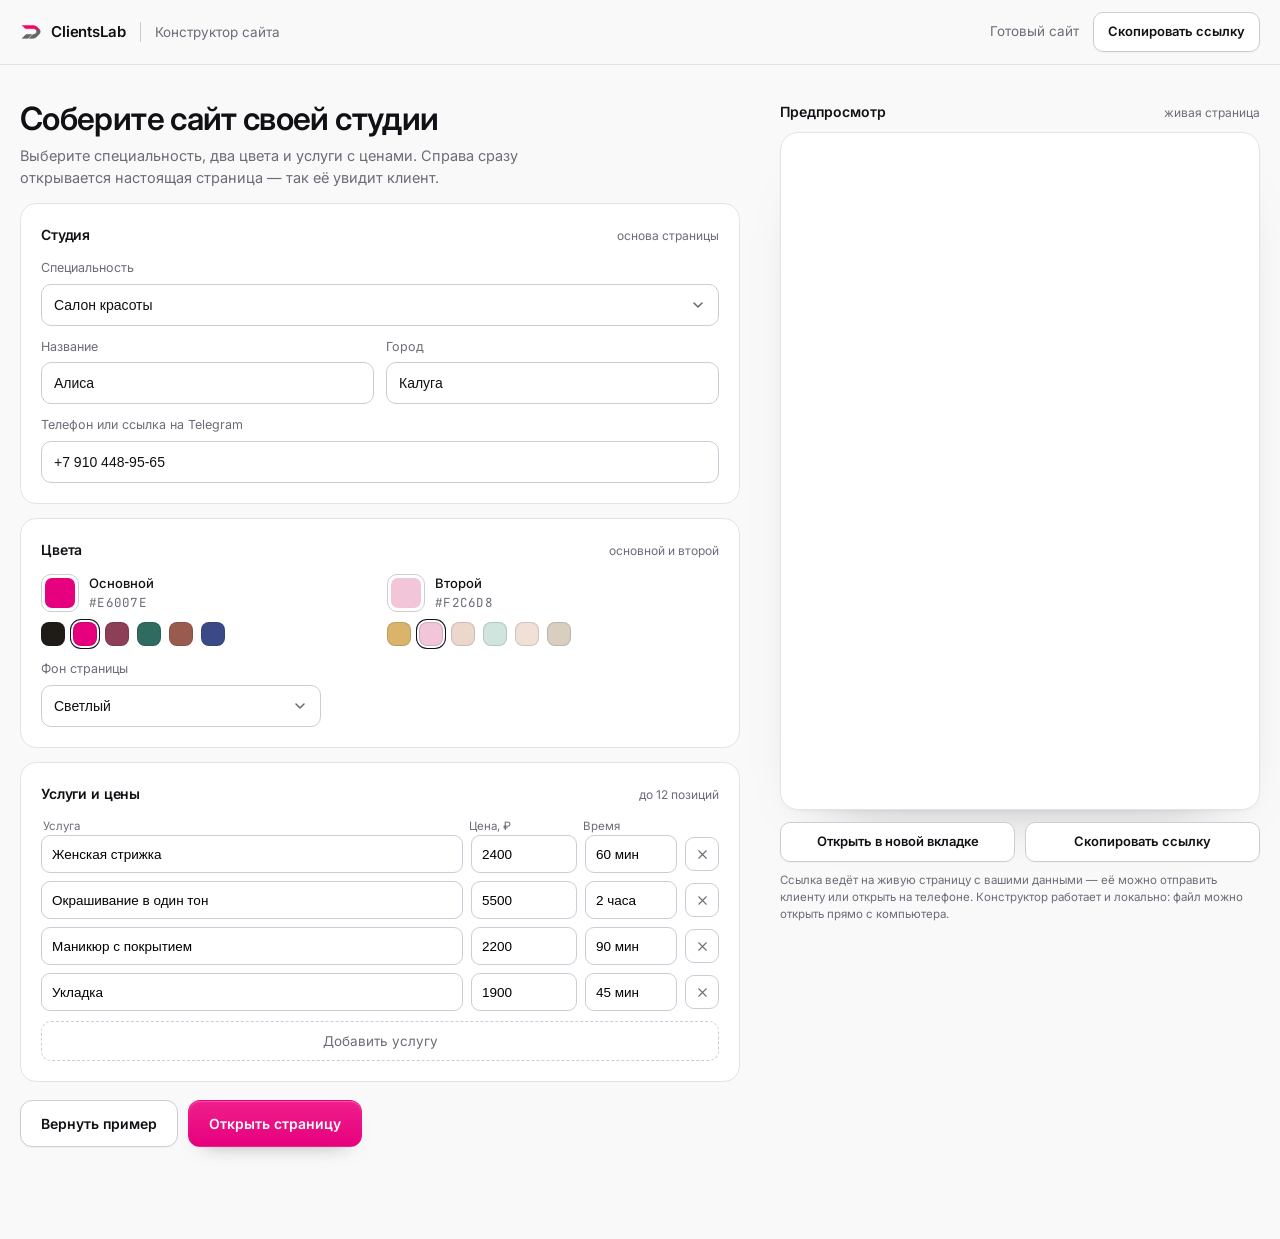
<file: constructor.html>
<!doctype html>
<html lang="ru">
<head>
<meta charset="utf-8">
<meta name="viewport" content="width=device-width, initial-scale=1">
<meta name="theme-color" content="#faf9fa">
<title>Конструктор сайта — ClientsLab</title>
<link rel="preconnect" href="https://fonts.googleapis.com">
<link rel="preconnect" href="https://fonts.gstatic.com" crossorigin>
<link href="https://fonts.googleapis.com/css2?family=Inter:wght@400;500;600&family=JetBrains+Mono:wght@400;500&display=swap" rel="stylesheet">
<style>
  *{margin:0;padding:0;box-sizing:border-box}
  :root{--bg:#faf9fa;--card:#fff;--ink:#111015;--muted:#6d6b76;--line:#e4e1e8;--line-2:#cfcad6;--acc:#e6007e;--ease:cubic-bezier(.22,1,.36,1)}
  body{background:var(--bg);color:var(--ink);font-family:'Inter',system-ui,sans-serif;-webkit-font-smoothing:antialiased;line-height:1.5}
  a{color:inherit;text-decoration:none}
  button{font:inherit;color:inherit}
  .mono{font-family:'JetBrains Mono',monospace;font-variant-numeric:tabular-nums}
  .skip{position:absolute;left:-9999px;top:8px;z-index:40;background:#fff;border:1px solid var(--line-2);border-radius:10px;padding:10px 14px;font-size:13px}
  .skip:focus{left:16px}
  main[id],section[id]{scroll-margin-top:84px}

  header{position:sticky;top:0;z-index:20;background:rgba(250,249,250,.94);border-bottom:1px solid var(--line);backdrop-filter:blur(12px)}
  .hrow{max-width:1360px;margin:0 auto;padding:0 20px;height:64px;display:flex;align-items:center;gap:14px}
  .brand{display:flex;align-items:center;gap:9px;font-size:15px;font-weight:600;letter-spacing:-.01em}
  .brand img{width:22px;height:22px}
  .hsep{width:1px;height:20px;background:var(--line-2)}
  .htitle{font-size:13.5px;color:var(--muted)}
  .hspacer{margin-left:auto}
  .hlink{font-size:13.5px;color:var(--muted);padding:8px 0;border-bottom:1px solid transparent;transition:color .16s,border-color .16s}
  .hlink:hover{color:var(--ink);border-color:var(--ink)}

  .btn{display:inline-flex;align-items:center;justify-content:center;gap:8px;font-size:14px;font-weight:600;
    padding:12px 20px;border-radius:12px;border:1px solid transparent;cursor:pointer;
    transition:transform .16s var(--ease),background .18s var(--ease),border-color .18s,box-shadow .18s,color .18s}
  .btn svg{width:16px;height:16px;flex:0 0 16px}
  .btn-primary{color:#fff;background:linear-gradient(180deg,#ef1f8b,#e6007e);
    box-shadow:0 1px 1px rgba(255,255,255,.26) inset,0 10px 22px -16px rgba(17,16,21,.55)}
  .btn-primary:hover{transform:translateY(-2px);background:linear-gradient(180deg,#f4369a,#ea0081)}
  .btn-primary:active{transform:translateY(0) scale(.985)}
  .btn-line{background:var(--card);border-color:var(--line-2);color:var(--ink);box-shadow:0 1px 2px rgba(17,16,21,.04)}
  .btn-line:hover{border-color:var(--ink);transform:translateY(-2px)}
  .btn-line:active{transform:translateY(0) scale(.985)}
  .btn-sm{padding:9px 14px;font-size:13px;border-radius:10px}
  .btn:focus-visible,.field:focus-visible,.sw:focus-visible,.svc-del:focus-visible,.add-svc:focus-visible,.open:focus-visible{
    outline:none;box-shadow:0 0 0 3px rgba(230,0,126,.25),0 0 0 1px var(--acc)}

  .shell{max-width:1360px;margin:0 auto;padding:28px 20px 64px;display:grid;gap:28px}
  @media(min-width:1040px){.shell{grid-template-columns:minmax(0,1fr) 480px;gap:40px;align-items:start;padding-top:36px}}

  .intro h1{font-size:clamp(24px,3vw,32px);line-height:1.14;letter-spacing:-.02em;font-weight:600;text-wrap:balance}
  .intro p{margin-top:8px;font-size:14.5px;color:var(--muted);max-width:56ch}

  .group{border:1px solid var(--line);border-radius:16px;background:var(--card);padding:20px;margin-top:14px}
  .group > .ghead{display:flex;align-items:baseline;justify-content:space-between;gap:12px;margin-bottom:14px}
  .group h2{font-size:14px;font-weight:600;letter-spacing:-.01em}
  .group .ghint{font-size:12px;color:var(--muted)}

  .grid-2{display:grid;gap:12px}
  @media(min-width:560px){.grid-2{grid-template-columns:1fr 1fr}}
  .field-wrap{display:flex;flex-direction:column;gap:6px}
  .field-wrap.full{grid-column:1/-1}
  label{font-size:12.5px;color:var(--muted)}
  .field{width:100%;height:42px;padding:0 12px;border:1px solid var(--line-2);border-radius:10px;background:#fff;
    font-size:14px;color:var(--ink);transition:border-color .16s,box-shadow .16s}
  .field:hover{border-color:#b9b3c2}
  select.field{appearance:none;background-image:url("data:image/svg+xml,%3Csvg xmlns='http://www.w3.org/2000/svg' width='16' height='16' fill='none' stroke='%236d6b76' stroke-width='1.6' stroke-linecap='round' stroke-linejoin='round'%3E%3Cpath d='m4 6 4 4 4-4'/%3E%3C/svg%3E");background-repeat:no-repeat;background-position:right 12px center;padding-right:34px}

  .colors{display:grid;gap:14px}
  @media(min-width:560px){.colors{grid-template-columns:1fr 1fr}}
  .color-box{display:flex;flex-direction:column;gap:10px}
  .color-top{display:flex;align-items:center;gap:10px}
  input[type=color]{width:38px;height:38px;padding:0;border:1px solid var(--line-2);border-radius:10px;background:#fff;cursor:pointer}
  input[type=color]::-webkit-color-swatch-wrapper{padding:3px}
  input[type=color]::-webkit-color-swatch{border:none;border-radius:7px}
  .color-hex{font-size:12.5px;color:var(--muted);text-transform:uppercase;letter-spacing:.02em}
  .sw-row{display:flex;gap:8px;flex-wrap:wrap}
  .sw{width:24px;height:24px;border-radius:8px;border:1px solid rgba(17,16,21,.14);cursor:pointer;padding:0;transition:transform .16s var(--ease)}
  .sw:hover{transform:translateY(-1px)}
  .sw[aria-pressed=true]{box-shadow:0 0 0 2px #fff,0 0 0 3px var(--ink)}

  .services{display:flex;flex-direction:column;gap:8px}
  .svc-row{display:grid;grid-template-columns:minmax(0,1fr) 106px 92px 34px;gap:8px;align-items:center}
  .svc-row input{height:38px;padding:0 10px;border:1px solid var(--line-2);border-radius:9px;font-size:13.5px;background:#fff;width:100%;min-width:0}
  .svc-row input:focus-visible{outline:none;border-color:var(--acc);box-shadow:0 0 0 3px rgba(230,0,126,.18)}
  .svc-del{width:34px;height:34px;border-radius:9px;border:1px solid var(--line-2);background:#fff;color:var(--muted);cursor:pointer;
    display:grid;place-items:center;transition:color .16s,border-color .16s,background .16s}
  .svc-del:hover{color:#c0243c;border-color:#e7b6bd;background:#fdf4f5}
  .svc-del svg{width:15px;height:15px}
  .svc-head{display:grid;grid-template-columns:minmax(0,1fr) 106px 92px 34px;gap:8px;font-size:11.5px;color:var(--muted);padding:0 2px}
  .add-svc{margin-top:10px;width:100%;height:40px;border:1px dashed var(--line-2);border-radius:10px;background:transparent;
    font-size:13.5px;color:var(--muted);cursor:pointer;transition:border-color .16s,color .16s,background .16s}
  .add-svc:hover{border-color:var(--ink);color:var(--ink);background:#fff}

  .form-actions{display:flex;gap:10px;flex-wrap:wrap;margin-top:18px;align-items:center}
  .status{font-size:12.5px;color:var(--muted);margin-top:10px;min-height:18px}

  .stage{min-width:0}
  @media(min-width:1040px){.stage{position:sticky;top:88px}}
  .stage-head{display:flex;align-items:baseline;justify-content:space-between;gap:10px;margin-bottom:10px}
  .stage-head h2{font-size:14px;font-weight:600}
  .stage-head span{font-size:12px;color:var(--muted)}
  .frame{border:1px solid var(--line);border-radius:18px;background:var(--card);padding:8px;
    box-shadow:0 32px 64px -48px rgba(17,16,21,.4),0 2px 6px -3px rgba(17,16,21,.1)}
  .frame iframe{display:block;width:100%;height:660px;border:none;border-radius:12px;background:#fff}
  @media(max-height:820px){.frame iframe{height:560px}}
  .stage-actions{display:flex;gap:10px;margin-top:12px;flex-wrap:wrap}
  .stage-actions .btn{flex:1 1 0;min-width:150px}
  .stage-note{font-size:11.5px;color:var(--muted);margin-top:10px;line-height:1.5}

  @media(max-width:760px){
    .hsep,.htitle,.hlink{display:none}
    .hrow{height:60px;padding:0 16px;gap:10px}
    .shell{padding:20px 16px 48px}
    .group{padding:16px}
    .svc-row,.svc-head{grid-template-columns:minmax(0,1fr) 82px 74px 32px;gap:6px}
    .frame iframe{height:520px}
  }
  @media(prefers-reduced-motion:reduce){.btn,.btn:hover,.btn:active,.sw{transition:none;transform:none}}
</style>
</head>
<body>
<a class="skip" href="#form">Перейти к форме</a>

<header>
  <div class="hrow">
    <a class="brand" href="https://clientslab.ru/"><img src="[data-uri]" alt="">ClientsLab</a>
    <span class="hsep"></span>
    <span class="htitle">Конструктор сайта</span>
    <span class="hspacer"></span>
    <a class="hlink" href="https://clientslab.ru/">Готовый сайт</a>
    <a class="btn btn-line btn-sm" id="copyTop" href="#" role="button">Скопировать ссылку</a>
  </div>
</header>

<main class="shell">
  <div class="col-form">
    <div class="intro">
      <h1>Соберите сайт своей студии</h1>
      <p>Выберите специальность, два цвета и услуги с ценами. Справа сразу открывается настоящая страница — так её увидит клиент.</p>
    </div>

    <form id="form" autocomplete="off" aria-label="Настройки сайта">
      <section class="group">
        <div class="ghead"><h2>Студия</h2><span class="ghint">основа страницы</span></div>
        <div class="grid-2">
          <div class="field-wrap full">
            <label for="spec">Специальность</label>
            <select class="field" id="spec" name="spec"></select>
          </div>
          <div class="field-wrap">
            <label for="name">Название</label>
            <input class="field" id="name" name="studio-name" maxlength="30" autocomplete="organization" spellcheck="false" data-bind="name">
          </div>
          <div class="field-wrap">
            <label for="city">Город</label>
            <input class="field" id="city" name="studio-city" maxlength="24" autocomplete="address-level2" data-bind="city">
          </div>
          <div class="field-wrap full">
            <label for="phone">Телефон или ссылка на Telegram</label>
            <input class="field" id="phone" name="studio-phone" type="tel" maxlength="60" autocomplete="tel" spellcheck="false" data-bind="phone">
          </div>
        </div>
      </section>

      <section class="group">
        <div class="ghead"><h2>Цвета</h2><span class="ghint">основной и второй</span></div>
        <div class="colors">
          <div class="color-box">
            <div class="color-top">
              <input type="color" id="primary" value="#e6007e" data-bind="primary" aria-label="Основной цвет">
              <div>
                <div style="font-size:13px;font-weight:500">Основной</div>
                <div class="color-hex mono" id="primaryHex">#E6007E</div>
              </div>
            </div>
            <div class="sw-row" id="primarySw" role="group" aria-label="Готовые основные цвета"></div>
          </div>
          <div class="color-box">
            <div class="color-top">
              <input type="color" id="secondary" value="#f2c6d8" data-bind="secondary" aria-label="Второй цвет">
              <div>
                <div style="font-size:13px;font-weight:500">Второй</div>
                <div class="color-hex mono" id="secondaryHex">#F2C6D8</div>
              </div>
            </div>
            <div class="sw-row" id="secondarySw" role="group" aria-label="Готовые вторые цвета"></div>
          </div>
        </div>
        <div class="field-wrap" style="margin-top:14px;max-width:280px">
          <label for="bg">Фон страницы</label>
          <select class="field" id="bg" name="bg">
            <option value="light">Светлый</option>
            <option value="tint">С оттенком второго цвета</option>
            <option value="dark">Тёмный</option>
          </select>
        </div>
      </section>

      <section class="group">
        <div class="ghead"><h2>Услуги и цены</h2><span class="ghint">до 12 позиций</span></div>
        <div class="svc-head" aria-hidden="true"><span>Услуга</span><span>Цена, ₽</span><span>Время</span><span></span></div>
        <div class="services" id="services"></div>
        <button type="button" class="add-svc" id="addSvc">Добавить услугу</button>
      </section>

      <div class="form-actions">
        <button type="button" class="btn btn-line" id="reset">Вернуть пример</button>
        <a class="btn btn-primary" id="open" href="https://clientslab.ru/demo-preview/?d=#/" target="_blank" rel="noopener">Открыть страницу</a>
      </div>
      <p class="status" id="status" aria-live="polite"></p>
    </form>
  </div>

  <aside class="stage">
    <div class="stage-head"><h2>Предпросмотр</h2><span>живая страница</span></div>
    <div class="frame"><iframe id="preview" src="https://clientslab.ru/demo-preview/?d=#/" title="Предпросмотр сайта студии" loading="lazy"></iframe></div>
    <div class="stage-actions">
      <a class="btn btn-line btn-sm" id="open2" href="https://clientslab.ru/demo-preview/?d=#/" target="_blank" rel="noopener">Открыть в новой вкладке</a>
      <button type="button" class="btn btn-line btn-sm" id="copy">Скопировать ссылку</button>
    </div>
    <p class="stage-note">Ссылка ведёт на живую страницу с вашими данными — её можно отправить клиенту или открыть на телефоне. Конструктор работает и локально: файл можно открыть прямо с компьютера.</p>
  </aside>
</main>

<script>
(function () {
  var PRESETS = {
    barber: { label: 'Барбершоп', name: 'Бритва', city: 'Подольск', phone: '+7 999 123-45-67', primary: '#1f1b16', secondary: '#d9b46a',
      services: [{ n: 'Мужская стрижка', p: '1800', d: '45 мин' }, { n: 'Стрижка машинкой', p: '1200', d: '30 мин' }, { n: 'Оформление бороды', p: '900', d: '30 мин' }, { n: 'Королевское бритьё', p: '1500', d: '40 мин' }] },
    beauty: { label: 'Салон красоты', name: 'Алиса', city: 'Калуга', phone: '+7 910 448-95-65', primary: '#e6007e', secondary: '#f2c6d8',
      services: [{ n: 'Женская стрижка', p: '2400', d: '60 мин' }, { n: 'Окрашивание в один тон', p: '5500', d: '2 часа' }, { n: 'Маникюр с покрытием', p: '2200', d: '90 мин' }, { n: 'Укладка', p: '1900', d: '45 мин' }] },
    nails: { label: 'Ногтевая студия', name: 'Ноготь', city: 'Москва', phone: '+7 999 200-10-20', primary: '#8c3f57', secondary: '#ecd7cd',
      services: [{ n: 'Маникюр с гель-лаком', p: '2500', d: '90 мин' }, { n: 'Педикюр', p: '3200', d: '90 мин' }, { n: 'Снятие покрытия', p: '500', d: '30 мин' }, { n: 'Дизайн', p: '300', d: '15 мин' }] },
    massage: { label: 'Массаж', name: 'Тише', city: 'Санкт-Петербург', phone: '+7 921 300-40-50', primary: '#2f6b5f', secondary: '#cfe5dd',
      services: [{ n: 'Классический массаж', p: '3500', d: '60 мин' }, { n: 'Спина и шея', p: '2000', d: '30 мин' }, { n: 'Лимфодренаж', p: '5200', d: '90 мин' }, { n: 'Массаж стоп', p: '1800', d: '30 мин' }] },
    tattoo: { label: 'Тату-студия', name: 'Линия', city: 'Екатеринбург', phone: '+7 912 500-60-70', primary: '#242424', secondary: '#d8cfc0',
      services: [{ n: 'Консультация', p: '0', d: '30 мин' }, { n: 'Тату до 10 см', p: '8000', d: '2 часа' }, { n: 'Сеанс 3 часа', p: '15000', d: '3 часа' }, { n: 'Перекрытие', p: '12000', d: '3 часа' }] },
    cosmetology: { label: 'Косметология', name: 'Кожа', city: 'Казань', phone: '+7 987 600-70-80', primary: '#9a5b4f', secondary: '#f0e0d6',
      services: [{ n: 'Чистка лица', p: '4500', d: '60 мин' }, { n: 'Пилинг', p: '3800', d: '45 мин' }, { n: 'Массаж лица', p: '2400', d: '30 мин' }, { n: 'Уход по типу кожи', p: '3900', d: '60 мин' }] }
  };

  var SWATCHES = ['#1f1b16', '#e6007e', '#8c3f57', '#2f6b5f', '#9a5b4f', '#3b4a86'];
  var TINTS = ['#d9b46a', '#f2c6d8', '#ecd7cd', '#cfe5dd', '#f0e0d6', '#d8cfc0'];

  var state = { spec: 'beauty', name: '', city: '', phone: '', primary: '', secondary: '', bg: 'light', services: [] };
  var $ = function (s, r) { return (r || document).querySelector(s); };
  var statusEl = $('#status');
  var form = $('#form');
  var svcWrap = $('#services');
  var frame = $('#preview');
  var openA = $('#open');
  var open2 = $('#open2');

  function esc(v) {
    return String(v == null ? '' : v).replace(/[&<>"']/g, function (c) {
      return { '&': '&amp;', '<': '&lt;', '>': '&gt;', '"': '&quot;', "'": '&#39;' }[c];
    });
  }

  Object.keys(PRESETS).forEach(function (key) {
    var o = document.createElement('option');
    o.value = key; o.textContent = PRESETS[key].label;
    $('#spec').appendChild(o);
  });

  function encodeState() {
    var payload = {
      spec: state.spec, name: state.name, city: state.city, phone: state.phone,
      p: state.primary, s: state.secondary, bg: state.bg, services: state.services
    };
    return btoa(unescape(encodeURIComponent(JSON.stringify(payload))))
      .replace(/\+/g, '-').replace(/\//g, '_').replace(/=+$/, '');
  }

  /* Превью и ссылка клиенту — та же демка, только с его данными. */
  function pageUrl() {
    return 'https://clientslab.ru/demo-preview/?d=' + encodeState() + '#/';
  }

  var timer = null;
  var lastUrl = '';
  function update() {
    clearTimeout(timer);
    timer = setTimeout(function () {
      var url = pageUrl();
      if (url === lastUrl) return;
      lastUrl = url;
      frame.src = url;
      openA.href = url;
      open2.href = url;
    }, 320);
  }

  function renderSwatches(box, list, target) {
    box.innerHTML = '';
    list.forEach(function (color) {
      var b = document.createElement('button');
      b.type = 'button';
      b.className = 'sw';
      b.style.background = color;
      b.setAttribute('aria-label', color);
      b.setAttribute('aria-pressed', String(state[target].toLowerCase() === color.toLowerCase()));
      b.addEventListener('click', function () {
        state[target] = color;
        $('#' + target).value = color;
        syncLabels();
        renderSwatches(box, list, target);
        update();
      });
      box.appendChild(b);
    });
  }

  function syncLabels() {
    $('#primaryHex').textContent = state.primary.toUpperCase();
    $('#secondaryHex').textContent = state.secondary.toUpperCase();
  }

  function serviceRow(s, i) {
    var row = document.createElement('div');
    row.className = 'svc-row';
    row.innerHTML =
      '<input name="service-name" maxlength="40" aria-label="Услуга ' + (i + 1) + '" value="' + esc(s.n) + '" data-f="n">' +
      '<input name="service-price" maxlength="12" inputmode="numeric" aria-label="Цена услуги ' + (i + 1) + '" value="' + esc(s.p) + '" data-f="p">' +
      '<input name="service-duration" maxlength="12" aria-label="Длительность услуги ' + (i + 1) + '" value="' + esc(s.d) + '" data-f="d">' +
      '<button type="button" class="svc-del" aria-label="Удалить услугу ' + (i + 1) + '">' +
      '<svg viewBox="0 0 24 24" fill="none" stroke="currentColor" stroke-width="1.7" stroke-linecap="round"><path d="M6 6l12 12M18 6 6 18"/></svg></button>';

    row.querySelectorAll('input').forEach(function (inp) {
      inp.addEventListener('input', function () {
        state.services[i][inp.dataset.f] = inp.value;
        update();
      });
    });
    row.querySelector('.svc-del').addEventListener('click', function () {
      if (state.services.length === 1) state.services[0] = { n: '', p: '', d: '' };
      else state.services.splice(i, 1);
      renderRows();
      update();
    });
    return row;
  }

  function renderRows() {
    svcWrap.innerHTML = '';
    state.services.forEach(function (s, i) { svcWrap.appendChild(serviceRow(s, i)); });
  }

  function applyPreset(key, force) {
    var p = PRESETS[key];
    if (force) { state.name = p.name; state.city = p.city; state.phone = p.phone; }
    state.spec = key;
    $('#spec').value = key;
    state.primary = p.primary;
    state.secondary = p.secondary;
    state.services = p.services.map(function (s) { return { n: s.n, p: s.p, d: s.d }; });
    $('#name').value = state.name;
    $('#city').value = state.city;
    $('#phone').value = state.phone;
    $('#primary').value = state.primary;
    $('#secondary').value = state.secondary;
    syncLabels();
    renderSwatches($('#primarySw'), SWATCHES, 'primary');
    renderSwatches($('#secondarySw'), TINTS, 'secondary');
    renderRows();
    update();
  }

  $('#spec').addEventListener('change', function (e) {
    var prev = PRESETS[state.spec];
    var keep = state.name !== prev.name || state.city !== prev.city || state.phone !== prev.phone;
    applyPreset(e.target.value, !keep);
  });

  form.addEventListener('input', function (e) {
    var t = e.target;
    if (t.dataset.bind) {
      if (t.dataset.bind === 'name') state.name = t.value.slice(0, 30);
      else if (t.dataset.bind === 'city') state.city = t.value.slice(0, 24);
      else if (t.dataset.bind === 'phone') state.phone = t.value.slice(0, 60);
      else state[t.dataset.bind] = t.value;
      if (t.type === 'color') syncLabels();
      update();
    }
  });
  form.addEventListener('submit', function (e) { e.preventDefault(); });

  $('#addSvc').addEventListener('click', function () {
    if (state.services.length >= 12) { statusEl.textContent = 'Больше 12 услуг не поместится на одну страницу.'; return; }
    state.services.push({ n: '', p: '', d: '' });
    renderRows();
    var last = svcWrap.lastElementChild && svcWrap.lastElementChild.querySelector('input');
    if (last) last.focus();
    update();
  });

  $('#bg').addEventListener('change', function (e) {
    state.bg = e.target.value;
    update();
  });

  $('#reset').addEventListener('click', function () {
    applyPreset($('#spec').value, true);
    statusEl.textContent = 'Вернули пример для этой специальности.';
  });

  function copyLink(btn) {
    var url = pageUrl();
    var done = function () { statusEl.textContent = 'Ссылка скопирована: её можно отправить клиенту.'; };
    if (navigator.clipboard && navigator.clipboard.writeText) {
      navigator.clipboard.writeText(url).then(done, fallback);
    } else fallback();
    function fallback() {
      var ta = document.createElement('textarea');
      ta.value = url;
      ta.setAttribute('readonly', '');
      ta.style.position = 'fixed';
      ta.style.opacity = '0';
      document.body.appendChild(ta);
      ta.select();
      var ok = false;
      try { ok = document.execCommand('copy'); } catch (e) { ok = false; }
      ta.remove();
      statusEl.textContent = ok ? 'Ссылка скопирована: её можно отправить клиенту.' : 'Скопируйте адрес из строки браузера после «Открыть страницу».';
    }
    if (btn) btn.blur();
  }

  $('#copy').addEventListener('click', function () { copyLink(this); });
  $('#copyTop').addEventListener('click', function (e) { e.preventDefault(); copyLink(this); });

  applyPreset('beauty', true);
})();
</script>
</body>
</html>
</file>
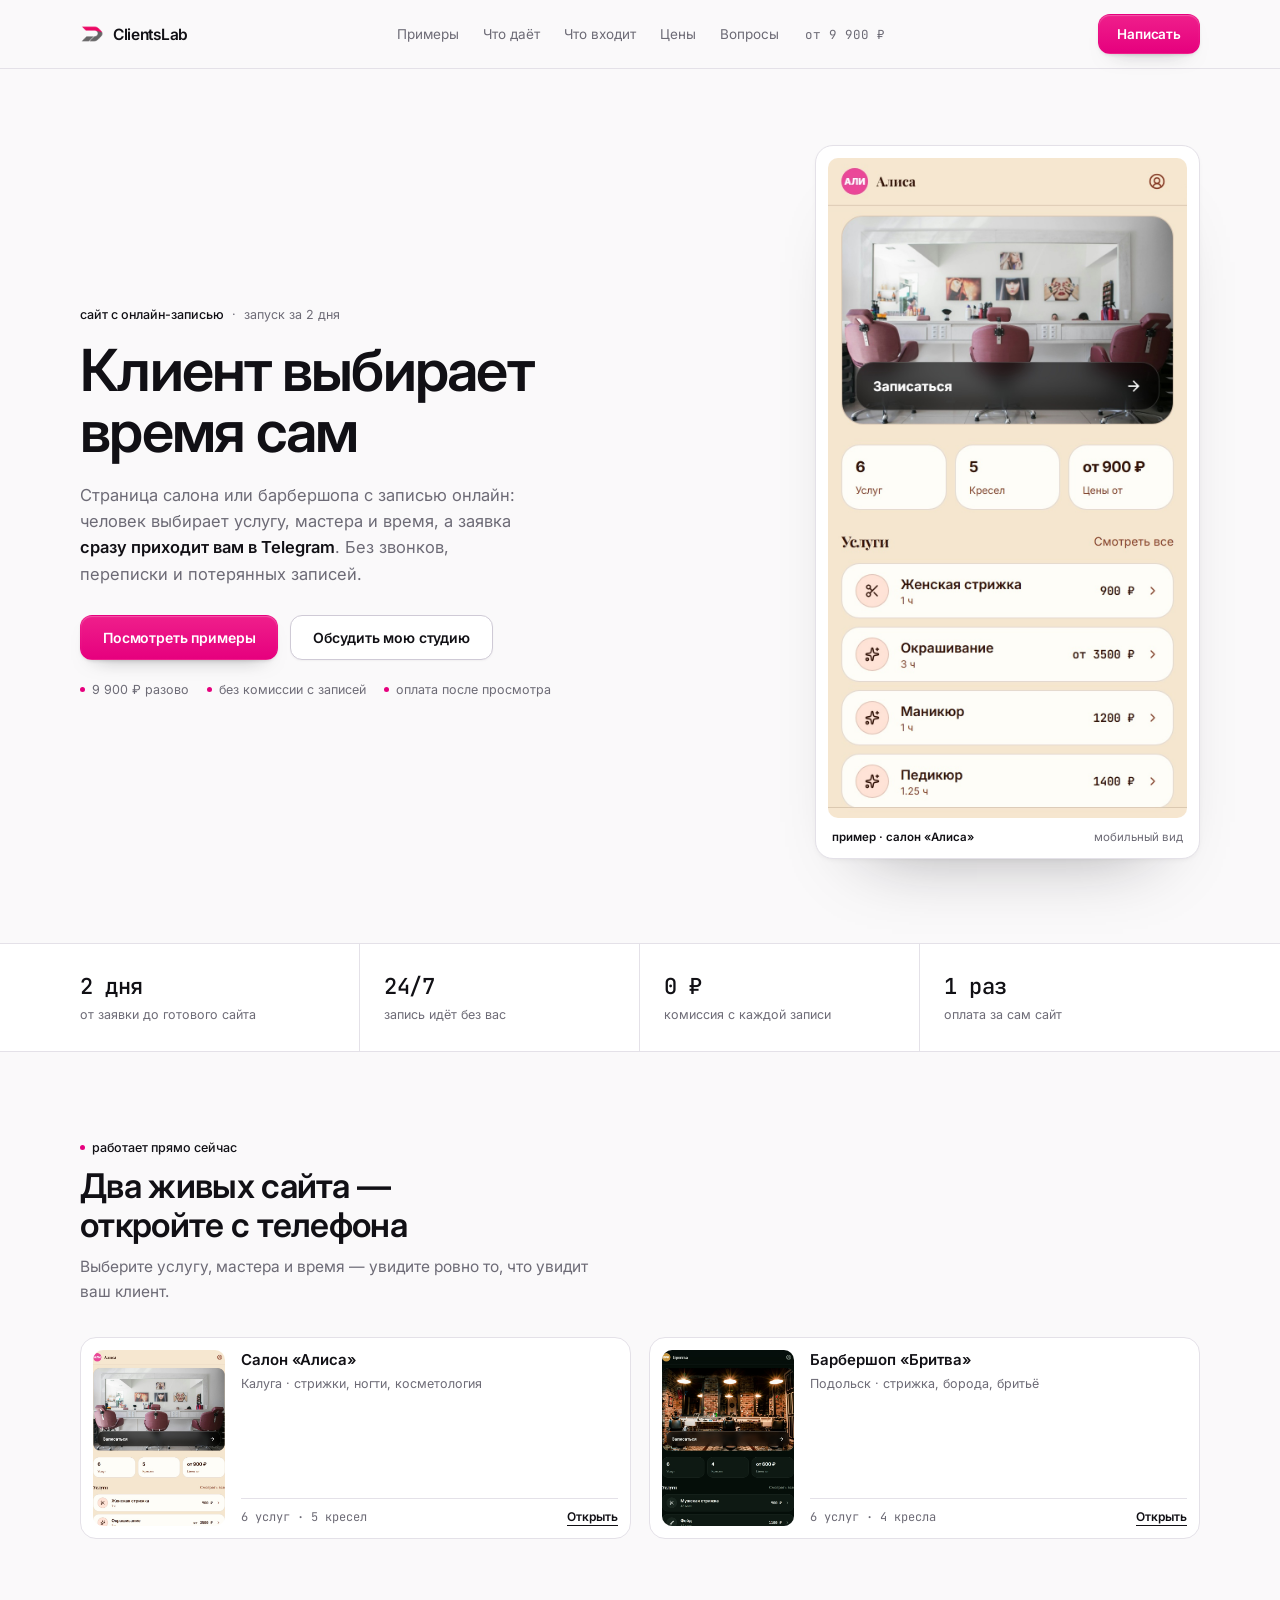
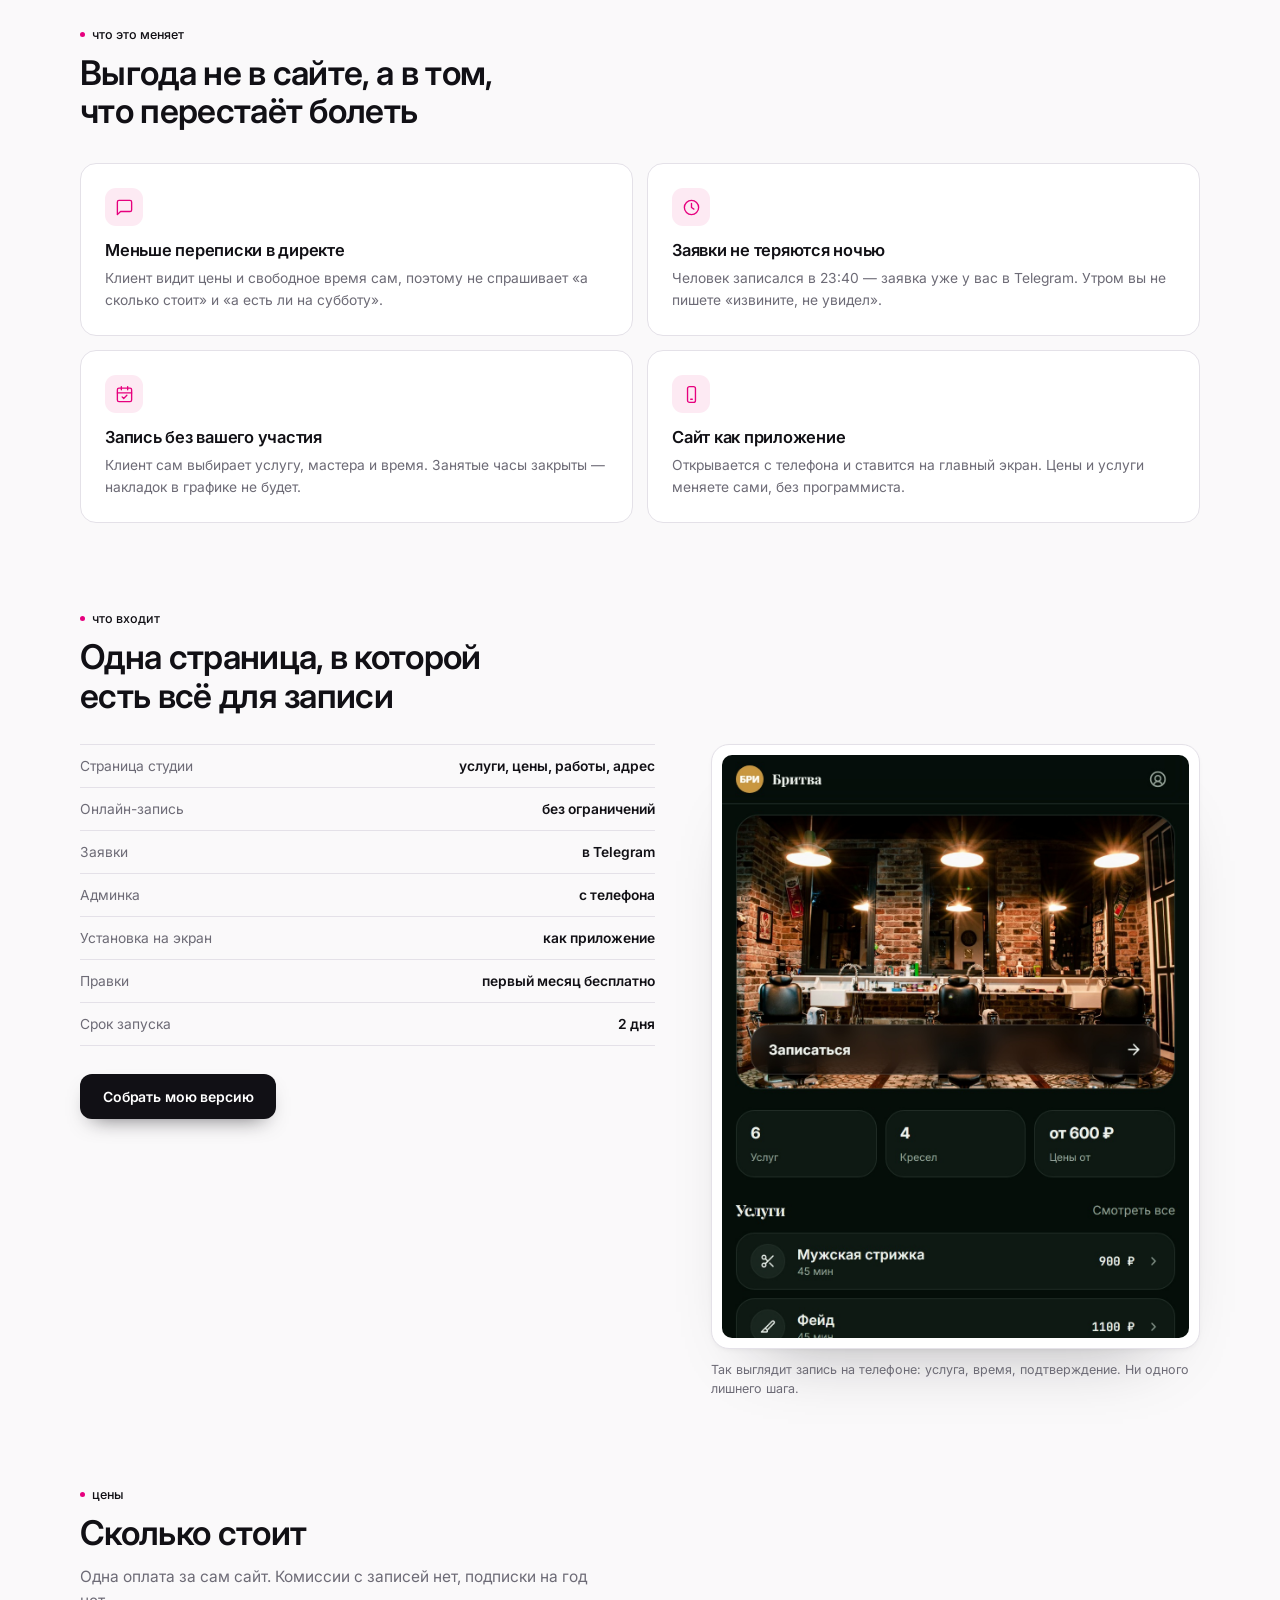
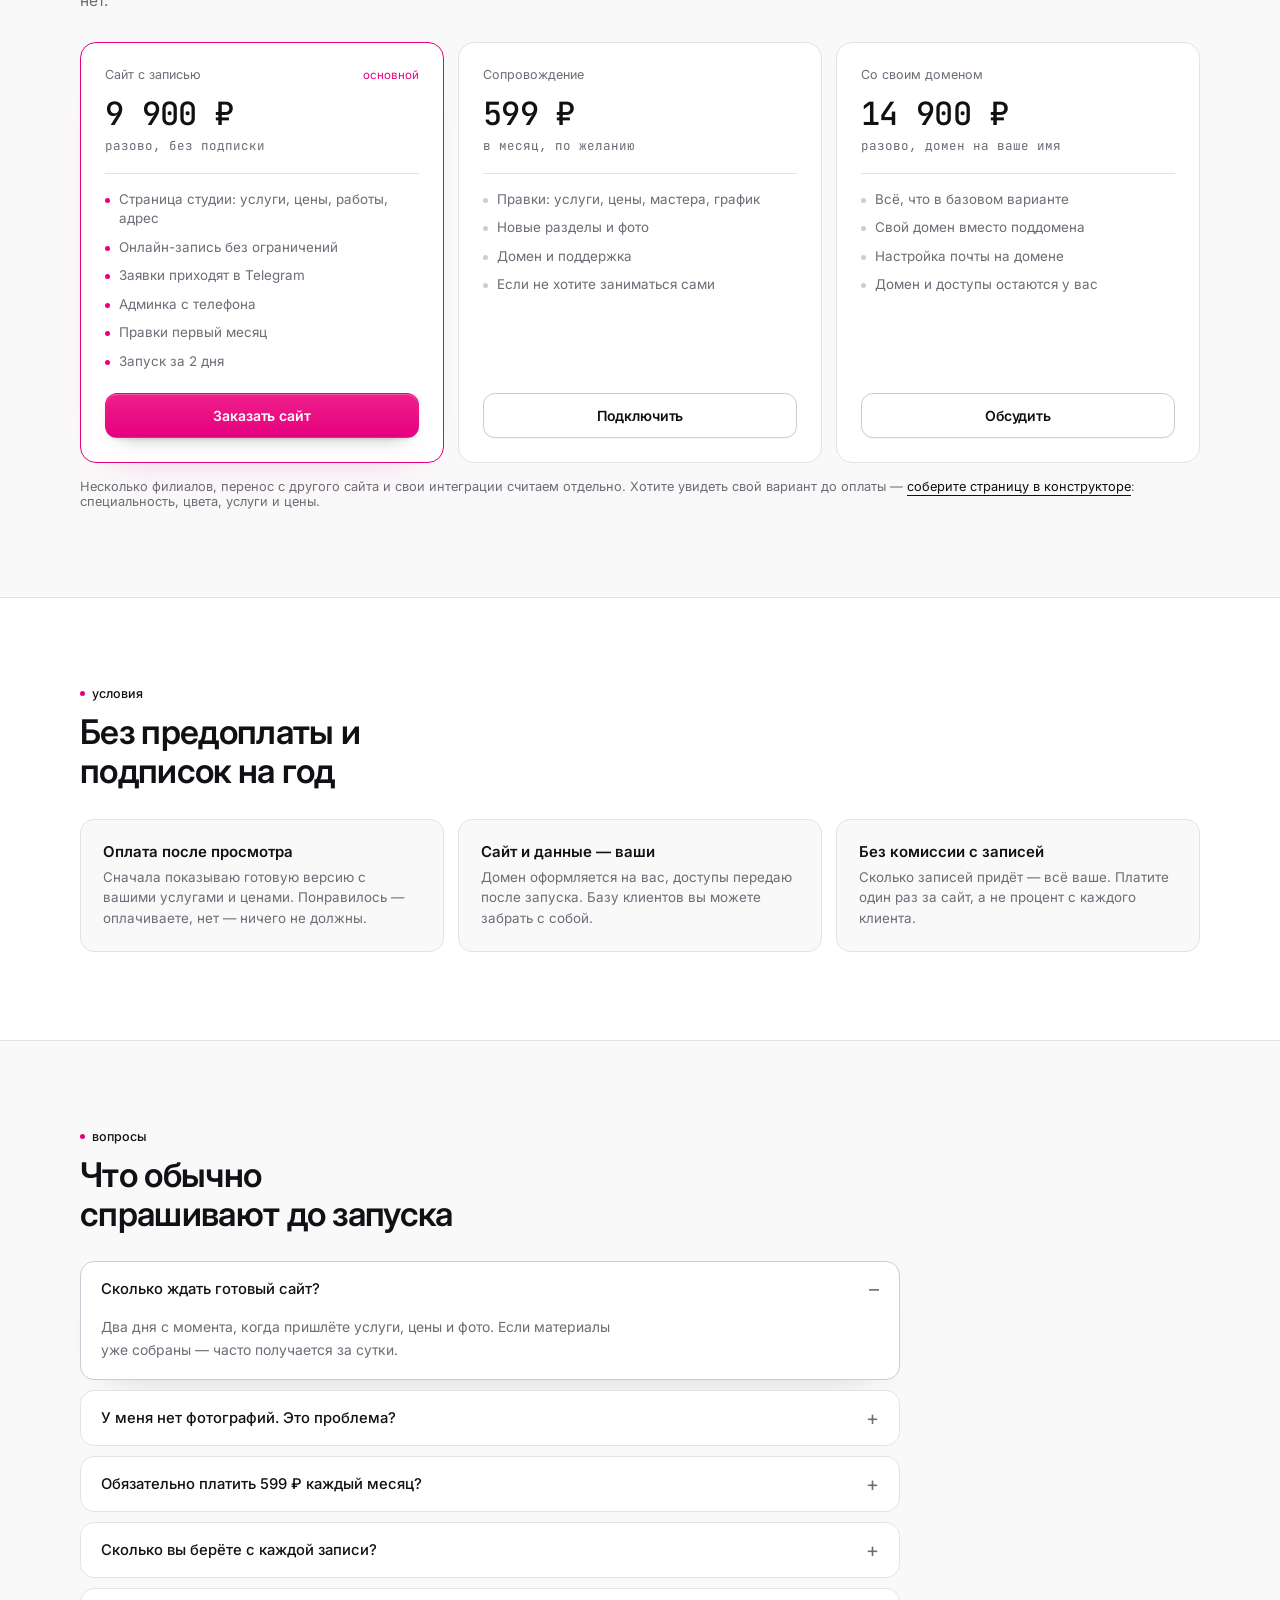
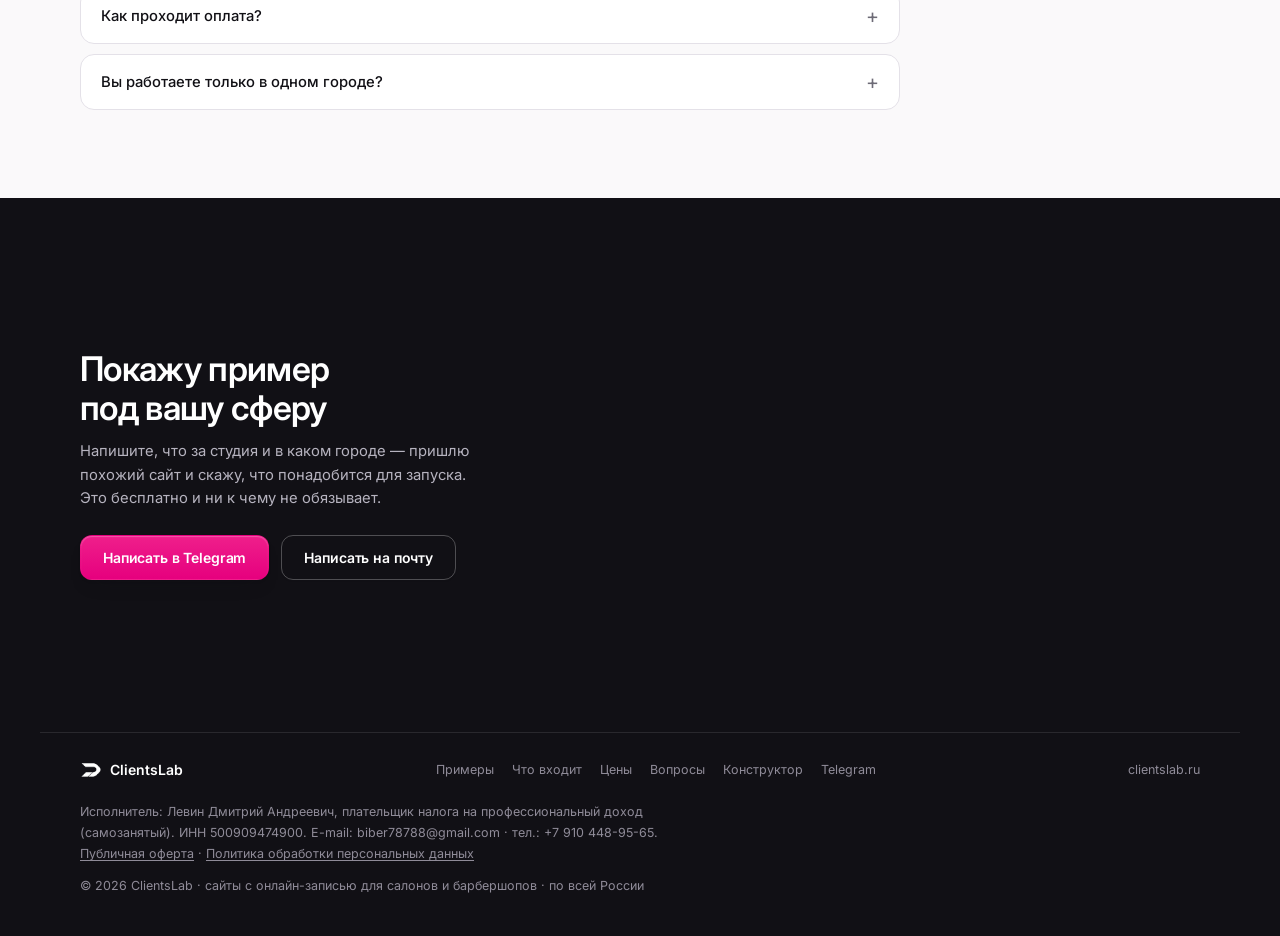
<file: variants/v3-catalog.html>
<!doctype html>
<html lang="ru">
<head>
<meta charset="utf-8">
<meta name="viewport" content="width=device-width, initial-scale=1">
<title>ClientsLab — вариант 3 «Каталог»</title>
<link rel="preconnect" href="https://fonts.googleapis.com">
<link rel="preconnect" href="https://fonts.gstatic.com" crossorigin>
<link href="https://fonts.googleapis.com/css2?family=Inter:wght@400;500;600&family=JetBrains+Mono:wght@400;500&display=swap" rel="stylesheet">
<style>
  *{margin:0;padding:0;box-sizing:border-box}
  :root{
    --bg:#faf9fa;--card:#fff;--ink:#111015;--muted:#6d6b76;--line:#e4e1e8;--line-2:#cfcad6;
    --acc:#e6007e;--acc-2:#ff3d92;--acc-soft:#fdeaf3;
    --shadow-1:0 1px 2px rgba(17,16,21,.05);
    --shadow-2:0 18px 40px -30px rgba(17,16,21,.42);
    --ease:cubic-bezier(.22,1,.36,1);
  }
  html{scroll-behavior:smooth}
  section[id],div[id]{scroll-margin-top:84px}
  body{background:var(--bg);color:var(--ink);font-family:'Inter',system-ui,sans-serif;-webkit-font-smoothing:antialiased}
  a{color:inherit;text-decoration:none}
  img{display:block;max-width:100%;height:auto}
  .wrap{max-width:1200px;margin:0 auto;padding:0 24px}
  @media(min-width:900px){.wrap{padding:0 40px}}
  .mono{font-family:'JetBrains Mono',monospace;font-variant-numeric:tabular-nums}

  /* ---------- кнопки ---------- */
  .btn{
    display:inline-flex;align-items:center;justify-content:center;gap:9px;
    font-size:14px;font-weight:600;letter-spacing:-.01em;
    padding:13px 22px;border-radius:12px;border:1px solid transparent;
    cursor:pointer;user-select:none;
    transition:transform .16s var(--ease),background .18s var(--ease),border-color .18s,color .18s,box-shadow .18s;
  }
  .btn:focus-visible{outline:none;box-shadow:0 0 0 3px rgba(230,0,126,.28),0 6px 18px -8px rgba(230,0,126,.6)}
  .btn svg{width:16px;height:16px;flex:0 0 16px}
  .btn-primary{
    color:#fff;background:linear-gradient(180deg,#ef1f8b 0%,#e6007e 100%);
    box-shadow:0 1px 1px rgba(255,255,255,.26) inset,0 10px 22px -16px rgba(17,16,21,.55),0 2px 4px -2px rgba(17,16,21,.2);
  }
  .btn-primary:hover{
    transform:translateY(-2px);
    background:linear-gradient(180deg,#f4369a 0%,#ea0081 100%);
    box-shadow:0 1px 1px rgba(255,255,255,.34) inset,0 16px 28px -18px rgba(17,16,21,.6),0 4px 8px -4px rgba(17,16,21,.22);
  }
  .btn-primary:active{
    transform:translateY(0) scale(.985);
    box-shadow:0 2px 6px -2px rgba(17,16,21,.28) inset,0 4px 10px -8px rgba(17,16,21,.35);
  }
  .btn-ink{
    background:var(--ink);color:#fff;
    box-shadow:0 10px 22px -12px rgba(17,16,21,.7);
  }
  .btn-ink:hover{background:#232129;transform:translateY(-2px);box-shadow:0 16px 30px -14px rgba(17,16,21,.75)}
  .btn-ink:active{transform:translateY(0) scale(.985);box-shadow:0 4px 10px -6px rgba(17,16,21,.6) inset}
  .btn-line{
    background:var(--card);color:var(--ink);border-color:var(--line-2);
    box-shadow:0 1px 2px rgba(17,16,21,.04);
  }
  .btn-line:hover{border-color:var(--ink);transform:translateY(-2px);box-shadow:0 10px 22px -14px rgba(17,16,21,.5)}
  .btn-line:active{transform:translateY(0) scale(.985)}
  .btn-block{width:100%}
  @media(prefers-reduced-motion:reduce){.btn,.btn:hover,.btn:active{transition:none;transform:none}}

  header{position:sticky;top:0;z-index:30;background:rgba(250,249,250,.9);backdrop-filter:blur(14px);border-bottom:1px solid var(--line)}
  .hrow{height:68px;display:flex;align-items:center;gap:22px}
  .brand{display:flex;align-items:center;gap:9px;font-size:15.5px;font-weight:600;letter-spacing:-.02em}
  .brand img{width:24px;height:24px}
  .nav{display:none;gap:24px;margin-left:auto;font-size:13.5px;color:var(--muted)}
  .nav a{padding:6px 0;border-bottom:1px solid transparent;transition:color .16s,border-color .16s}
  .nav a:hover{color:var(--ink);border-color:var(--ink)}
  @media(min-width:900px){.nav{display:flex}}
  .hcta{margin-left:auto;display:flex;gap:10px;align-items:center}
  .hcta .btn{padding:11px 18px;font-size:13.5px}
  .price-chip{display:none;font-size:12.5px;color:var(--muted);padding:0 4px}
  @media(min-width:1080px){.price-chip{display:inline}}

  /* ---------- 1. герой ---------- */
  .hero{padding:48px 0 56px}
  @media(min-width:960px){.hero{padding:76px 0 84px}}
  .hgrid{display:grid;gap:40px}
  @media(min-width:960px){.hgrid{grid-template-columns:1.08fr .92fr;gap:56px;align-items:center}}
  .label-row{display:flex;align-items:center;gap:8px;font-size:12.5px;letter-spacing:0;color:var(--muted)}
  .label-row b{color:var(--ink);font-weight:500}
  h1{font-size:clamp(32px,4.9vw,58px);line-height:1.05;letter-spacing:-.03em;font-weight:600;margin:18px 0 20px;max-width:15ch;text-wrap:balance}
  .lead{font-size:16.5px;line-height:1.6;color:var(--muted);max-width:44ch}
  .lead b{color:var(--ink);font-weight:600}
  .cta-row{display:flex;flex-wrap:wrap;gap:12px;margin-top:28px}
  .hero-note{display:flex;flex-wrap:wrap;gap:8px 18px;margin-top:22px;font-size:12.5px;color:var(--muted)}
  .hero-note span{display:flex;align-items:center;gap:7px}
  .hero-note span::before{content:"";width:5px;height:5px;border-radius:50%;background:var(--acc)}

  .card-shot{background:var(--card);border:1px solid var(--line);border-radius:18px;padding:12px;box-shadow:0 40px 72px -52px rgba(17,16,21,.42),0 2px 6px -3px rgba(17,16,21,.1)}
  .hero .card-shot{justify-self:end;width:max-content;max-width:100%}
  .hero .card-shot img{width:auto;max-height:660px}
  .card-shot img{width:100%;border-radius:10px}
  .shot-meta{display:flex;justify-content:space-between;gap:12px;padding:12px 4px 2px;font-size:11.5px;letter-spacing:0;color:var(--muted)}
  .shot-meta b{color:var(--ink);font-weight:600}

  /* ---------- 2. утп ---------- */
  .usp{border-top:1px solid var(--line);border-bottom:1px solid var(--line);background:var(--card)}
  .usp .wrap{display:grid;grid-template-columns:1fr 1fr}
  @media(min-width:760px){.usp .wrap{grid-template-columns:repeat(4,1fr)}}
  .usp-item{padding:24px 0;border-right:1px solid var(--line)}
  .usp-item:last-child{border-right:none}
  @media(max-width:759px){.usp-item:nth-child(2n){border-right:none;padding-left:20px}.usp-item:nth-child(2n+1){padding-right:20px}.usp-item:nth-child(-n+2){border-bottom:1px solid var(--line)}}
  @media(min-width:760px){.usp-item{padding:28px 24px}.usp-item:first-child{padding-left:0}}
  .usp-item b{display:block;font-size:22px;font-weight:500;letter-spacing:-.02em}
  .usp-item span{display:block;font-size:12.5px;color:var(--muted);margin-top:5px;line-height:1.4}

  section{padding:64px 0}
  @media(min-width:900px){section{padding:88px 0}}
  section.sec-tight{padding-top:0}
  .kicker{font-size:12.5px;letter-spacing:0;color:var(--muted);margin-bottom:12px}
  .kicker b{color:var(--ink);font-weight:500}
  .kicker b::before{content:"";display:inline-block;width:5px;height:5px;border-radius:50%;background:var(--acc);margin-right:7px;vertical-align:2px}
  h2{font-size:clamp(23px,3vw,34px);line-height:1.14;letter-spacing:-.02em;font-weight:600;max-width:22ch;text-wrap:balance}
  .sec-lead{font-size:15.5px;line-height:1.6;color:var(--muted);max-width:52ch;margin-top:12px}

  /* ---------- 3. примеры ---------- */
  .proof-head{display:flex;align-items:flex-end;justify-content:space-between;gap:20px;flex-wrap:wrap}
  .proof-head .sec-lead{margin-top:10px}
  .items{display:grid;gap:18px;margin-top:32px}
  @media(min-width:760px){.items{grid-template-columns:1fr 1fr}}
  .item{display:grid;grid-template-columns:132px 1fr;gap:16px;border:1px solid var(--line);border-radius:16px;padding:12px;background:var(--card);transition:border-color .2s,box-shadow .2s,transform .2s}
  .item:hover{border-color:var(--line-2);box-shadow:0 24px 48px -34px rgba(17,16,21,.38)}
  .item{align-items:stretch}
  .item img{width:132px;height:100%;min-height:176px;object-fit:cover;object-position:top center;border-radius:10px}
  .item-body{display:flex;flex-direction:column;gap:6px;min-width:0}
  .item-body b{font-size:15px;font-weight:600}
  .item-body small{font-size:12.5px;color:var(--muted);line-height:1.45}
  .item-body .row{display:flex;justify-content:space-between;align-items:center;gap:10px;font-size:12px;color:var(--muted);margin-top:auto;padding-top:10px;border-top:1px solid var(--line)}
  .item-body .row a{color:var(--ink);font-weight:600;border-bottom:1px solid var(--ink);padding-bottom:1px}

  /* ---------- 4. выгоды ---------- */
  .bens{display:grid;gap:14px;margin-top:32px}
  @media(min-width:760px){.bens{grid-template-columns:1fr 1fr}}
  .ben{border:1px solid var(--line);border-radius:16px;padding:24px;background:var(--card);transition:border-color .2s,box-shadow .2s}
  .ben:hover{border-color:var(--line-2);box-shadow:var(--shadow-2)}
  .ben .ic{width:38px;height:38px;border-radius:11px;background:var(--acc-soft);color:var(--acc);display:grid;place-items:center;margin-bottom:14px}
  .ben .ic svg{width:19px;height:19px}
  .ben h3{font-size:16.5px;font-weight:600;letter-spacing:-.015em;margin-bottom:7px}
  .ben p{font-size:13.8px;line-height:1.6;color:var(--muted)}

  /* ---------- 5. продукт ---------- */
  .prod{display:grid;gap:32px;margin-top:28px}
  @media(min-width:900px){.prod{grid-template-columns:1fr .85fr;gap:56px;align-items:start}}
  .spec{border-top:1px solid var(--line)}
  .spec div{display:flex;justify-content:space-between;gap:16px;padding:13px 0;border-bottom:1px solid var(--line);font-size:13.8px}
  .spec span{color:var(--muted)}
  .spec b{font-weight:600;text-align:right}
  .prod-shot .card-shot{padding:10px}
  .prod-shot figcaption{margin-top:12px;font-size:12.5px;color:var(--muted);line-height:1.5}

  /* ---------- 5.5 цены ---------- */
  .plans{display:grid;gap:14px;margin-top:28px}
  @media(min-width:860px){.plans{grid-template-columns:repeat(3,1fr)}}
  .plan{display:flex;flex-direction:column;border:1px solid var(--line);border-radius:16px;padding:24px;background:var(--card)}
  .plan-main{border-color:var(--acc);box-shadow:0 18px 40px -34px rgba(230,0,126,.4)}
  .plan-label{display:flex;align-items:center;justify-content:space-between;gap:10px;font-size:12.5px;color:var(--muted)}
  .plan-label em{font-style:normal;font-size:11.5px;color:var(--acc)}
  .price{font-size:32px;line-height:1.1;font-weight:500;letter-spacing:-.02em;margin-top:14px}
  .price small{display:block;font-size:12.5px;font-weight:400;letter-spacing:0;color:var(--muted);margin-top:6px;line-height:1.4}
  .plan ul{list-style:none;display:flex;flex-direction:column;gap:9px;margin:18px 0 22px;padding-top:16px;border-top:1px solid var(--line)}
  .plan li{display:flex;gap:9px;font-size:13.4px;line-height:1.45;color:var(--muted)}
  .plan li::before{content:"";flex:0 0 5px;width:5px;height:5px;border-radius:50%;background:var(--line-2);margin-top:8px}
  .plan-main li::before{background:var(--acc)}
  .plan .btn{margin-top:auto}
  .plans-note{margin-top:16px;font-size:12.8px;color:var(--muted)}
  .plans-note a{color:var(--ink);border-bottom:1px solid var(--ink);padding-bottom:1px}

  /* ---------- 6. доверие ---------- */
  .trust{background:var(--card);border-top:1px solid var(--line);border-bottom:1px solid var(--line)}
  .trust-grid{display:grid;gap:14px;margin-top:28px}
  @media(min-width:760px){.trust-grid{grid-template-columns:repeat(3,1fr)}}
  .trust-item{border:1px solid var(--line);border-radius:14px;padding:22px;background:var(--bg)}
  .trust-item b{display:block;font-size:15px;font-weight:600;margin-bottom:6px}
  .trust-item p{font-size:13.4px;line-height:1.55;color:var(--muted)}

  /* ---------- 7. faq ---------- */
  .faq{display:grid;gap:10px;margin-top:28px;max-width:820px}
  details{border:1px solid var(--line);border-radius:14px;background:var(--card);overflow:hidden;transition:border-color .2s,box-shadow .2s}
  details:hover{border-color:var(--line-2)}
  details[open]{border-color:var(--line-2);box-shadow:0 16px 36px -30px rgba(17,16,21,.35)}
  summary{list-style:none;cursor:pointer;padding:17px 20px;font-size:14.8px;font-weight:500;display:flex;align-items:center;gap:12px}
  summary::-webkit-details-marker{display:none}
  summary::after{content:"+";margin-left:auto;color:var(--muted);font-weight:400;font-size:20px;line-height:1}
  details[open] summary::after{content:"–"}
  details p{padding:0 20px 18px;font-size:13.9px;line-height:1.62;color:var(--muted);max-width:64ch}

  /* ---------- 8. финальный cta ---------- */
  .final{background:var(--ink);color:#fff}
  .final .wrap{padding-top:56px;padding-bottom:56px;display:grid;gap:26px;align-items:center}
  @media(min-width:820px){.final .wrap{grid-template-columns:1fr auto;padding-top:64px;padding-bottom:64px}}
  .final h2{color:#fff;max-width:20ch}
  .final p{margin-top:12px;font-size:14.8px;line-height:1.6;color:#b6b3bf;max-width:44ch}
  .final .cta-row{margin-top:24px}
  .final .btn-line{background:transparent;border-color:rgba(255,255,255,.26);color:#fff}
  .final .btn-line:hover{border-color:#fff;background:rgba(255,255,255,.08)}

  /* ---------- 9. футер ---------- */
  footer{background:var(--ink);color:#8f8b98;padding:0 0 40px;font-size:12.5px}
  footer .wrap{border-top:1px solid rgba(255,255,255,.1);padding-top:26px}
  .frow{display:flex;justify-content:space-between;gap:18px;flex-wrap:wrap;align-items:center}
  .fbrand{display:flex;align-items:center;gap:8px;color:#fff;font-weight:600;font-size:14px}
  .fbrand img{width:22px;height:22px;filter:brightness(0) invert(1)}
  .fnav{display:flex;flex-wrap:wrap;gap:6px 18px}
  .fnav a{transition:color .16s}
  .fnav a:hover{color:#fff}
  .legal{margin-top:20px;line-height:1.7;max-width:80ch}
  .legal a{text-decoration:underline;text-underline-offset:2px}
  .legal a:hover{color:#fff}
</style>
</head>
<body>

<header><div class="wrap hrow">
  <a class="brand" href="#top"><img src="../logo.png" alt="ClientsLab">ClientsLab</a>
  <nav class="nav"><a href="#examples">Примеры</a><a href="#benefits">Что даёт</a><a href="#inside">Что входит</a><a href="#pricing">Цены</a><a href="#faq">Вопросы</a></nav>
  <span class="price-chip mono">от 9 900 ₽</span>
  <div class="hcta"><a class="btn btn-primary" href="https://t.me/biberbiber11" target="_blank" rel="noreferrer">Написать</a></div>
</div></header>

<main id="top">

  <!-- 1. заголовок + утп -->
  <section class="hero">
    <div class="wrap hgrid">
      <div>
        <div class="label-row"><b>сайт с онлайн-записью</b><span>·</span><span>запуск за 2 дня</span></div>
        <h1>Клиент выбирает время сам</h1>
        <p class="lead">Страница салона или барбершопа с записью онлайн: человек выбирает услугу, мастера и время, а заявка <b>сразу приходит вам в Telegram</b>. Без звонков, переписки и потерянных записей.</p>
        <div class="cta-row">
          <a class="btn btn-primary" href="#examples">Посмотреть примеры</a>
          <a class="btn btn-line" href="https://t.me/biberbiber11" target="_blank" rel="noreferrer">Обсудить мою студию</a>
        </div>
        <div class="hero-note">
          <span>9 900 ₽ разово</span>
          <span>без комиссии с записей</span>
          <span>оплата после просмотра</span>
        </div>
      </div>
      <div class="card-shot">
        <img src="../img/hero-salon.jpg" alt="Сайт салона с онлайн-записью" width="860" height="1580">
        <div class="shot-meta"><b>пример · салон «Алиса»</b><span>мобильный вид</span></div>
      </div>
    </div>
  </section>

  <!-- 2. факты -->
  <div class="usp"><div class="wrap">
    <div class="usp-item"><b class="mono">2 дня</b><span>от заявки до готового сайта</span></div>
    <div class="usp-item"><b class="mono">24/7</b><span>запись идёт без вас</span></div>
    <div class="usp-item"><b class="mono">0 ₽</b><span>комиссия с каждой записи</span></div>
    <div class="usp-item"><b class="mono">1 раз</b><span>оплата за сам сайт</span></div>
  </div></div>

  <!-- 3. социальное доказательство: живые примеры -->
  <section id="examples">
    <div class="wrap">
      <div class="proof-head">
        <div>
          <div class="kicker"><b>работает прямо сейчас</b></div>
          <h2>Два живых сайта — откройте с телефона</h2>
          <p class="sec-lead">Выберите услугу, мастера и время — увидите ровно то, что увидит ваш клиент.</p>
        </div>
      </div>
      <div class="items">
        <div class="item">
          <img src="../img/card-salon.jpg" alt="Салон «Алиса»" width="1080" height="1350" loading="lazy">
          <div class="item-body">
            <b>Салон «Алиса»</b>
            <small>Калуга · стрижки, ногти, косметология</small>
            <div class="row"><span class="mono">6 услуг · 5 кресел</span><a href="https://beauty.clientslab.ru/" target="_blank" rel="noreferrer">Открыть</a></div>
          </div>
        </div>
        <div class="item">
          <img src="../img/card-barber.jpg" alt="Барбершоп «Бритва»" width="1080" height="1350" loading="lazy">
          <div class="item-body">
            <b>Барбершоп «Бритва»</b>
            <small>Подольск · стрижка, борода, бритьё</small>
            <div class="row"><span class="mono">6 услуг · 4 кресла</span><a href="https://barber.clientslab.ru/" target="_blank" rel="noreferrer">Открыть</a></div>
          </div>
        </div>
      </div>
    </div>
  </section>

  <!-- 4. выгоды -->
  <section id="benefits" class="sec-tight">
    <div class="wrap">
      <div class="kicker"><b>что это меняет</b></div>
      <h2>Выгода не в сайте, а в том, что перестаёт болеть</h2>
      <div class="bens">
        <div class="ben">
          <div class="ic"><svg viewBox="0 0 24 24" fill="none" stroke="currentColor" stroke-width="1.7" stroke-linecap="round" stroke-linejoin="round"><path d="M21 15a2 2 0 0 1-2 2H7l-4 4V5a2 2 0 0 1 2-2h14a2 2 0 0 1 2 2z"/></svg></div>
          <h3>Меньше переписки в директе</h3>
          <p>Клиент видит цены и свободное время сам, поэтому не спрашивает «а сколько стоит» и «а есть ли на субботу».</p>
        </div>
        <div class="ben">
          <div class="ic"><svg viewBox="0 0 24 24" fill="none" stroke="currentColor" stroke-width="1.7" stroke-linecap="round" stroke-linejoin="round"><circle cx="12" cy="12" r="9"/><path d="M12 7v5l3 2"/></svg></div>
          <h3>Заявки не теряются ночью</h3>
          <p>Человек записался в 23:40 — заявка уже у вас в Telegram. Утром вы не пишете «извините, не увидел».</p>
        </div>
        <div class="ben">
          <div class="ic"><svg viewBox="0 0 24 24" fill="none" stroke="currentColor" stroke-width="1.7" stroke-linecap="round" stroke-linejoin="round"><rect x="3" y="4" width="18" height="17" rx="2"/><path d="M8 2v4M16 2v4M3 10h18"/><path d="m9 15 2 2 4-4"/></svg></div>
          <h3>Запись без вашего участия</h3>
          <p>Клиент сам выбирает услугу, мастера и время. Занятые часы закрыты — накладок в графике не будет.</p>
        </div>
        <div class="ben">
          <div class="ic"><svg viewBox="0 0 24 24" fill="none" stroke="currentColor" stroke-width="1.7" stroke-linecap="round" stroke-linejoin="round"><rect x="7" y="2" width="10" height="20" rx="2.5"/><path d="M11 18h2"/></svg></div>
          <h3>Сайт как приложение</h3>
          <p>Открывается с телефона и ставится на главный экран. Цены и услуги меняете сами, без программиста.</p>
        </div>
      </div>
    </div>
  </section>

  <!-- 5. продукт -->
  <section id="inside" class="sec-tight">
    <div class="wrap">
      <div class="kicker"><b>что входит</b></div>
      <h2>Одна страница, в которой есть всё для записи</h2>
      <div class="prod">
        <div>
          <div class="spec">
            <div><span>Страница студии</span><b>услуги, цены, работы, адрес</b></div>
            <div><span>Онлайн-запись</span><b>без ограничений</b></div>
            <div><span>Заявки</span><b>в Telegram</b></div>
            <div><span>Админка</span><b>с телефона</b></div>
            <div><span>Установка на экран</span><b>как приложение</b></div>
            <div><span>Правки</span><b>первый месяц бесплатно</b></div>
            <div><span>Срок запуска</span><b>2 дня</b></div>
          </div>
          <div class="cta-row">
            <a class="btn btn-ink" href="https://t.me/biberbiber11" target="_blank" rel="noreferrer">Собрать мою версию</a>
          </div>
        </div>
        <figure class="prod-shot">
          <div class="card-shot">
            <img src="../img/card-barber.jpg" alt="Экран записи барбершопа" width="1080" height="1350" loading="lazy">
          </div>
          <figcaption>Так выглядит запись на телефоне: услуга, время, подтверждение. Ни одного лишнего шага.</figcaption>
        </figure>
      </div>
    </div>
  </section>

  <!-- 5.5 цены -->
  <section id="pricing" class="sec-tight">
    <div class="wrap">
      <div class="kicker"><b>цены</b></div>
      <h2>Сколько стоит</h2>
      <p class="sec-lead">Одна оплата за сам сайт. Комиссии с записей нет, подписки на год нет.</p>
      <div class="plans">
        <div class="plan plan-main">
          <div class="plan-label"><span>Сайт с записью</span><em>основной</em></div>
          <div class="price mono">9 900 ₽<small>разово, без подписки</small></div>
          <ul>
            <li>Страница студии: услуги, цены, работы, адрес</li>
            <li>Онлайн-запись без ограничений</li>
            <li>Заявки приходят в Telegram</li>
            <li>Админка с телефона</li>
            <li>Правки первый месяц</li>
            <li>Запуск за 2 дня</li>
          </ul>
          <a class="btn btn-primary btn-block" href="https://t.me/biberbiber11" target="_blank" rel="noreferrer">Заказать сайт</a>
        </div>
        <div class="plan">
          <div class="plan-label"><span>Сопровождение</span></div>
          <div class="price mono">599 ₽<small>в месяц, по желанию</small></div>
          <ul>
            <li>Правки: услуги, цены, мастера, график</li>
            <li>Новые разделы и фото</li>
            <li>Домен и поддержка</li>
            <li>Если не хотите заниматься сами</li>
          </ul>
          <a class="btn btn-line btn-block" href="https://t.me/biberbiber11" target="_blank" rel="noreferrer">Подключить</a>
        </div>
        <div class="plan">
          <div class="plan-label"><span>Со своим доменом</span></div>
          <div class="price mono">14 900 ₽<small>разово, домен на ваше имя</small></div>
          <ul>
            <li>Всё, что в базовом варианте</li>
            <li>Свой домен вместо поддомена</li>
            <li>Настройка почты на домене</li>
            <li>Домен и доступы остаются у вас</li>
          </ul>
          <a class="btn btn-line btn-block" href="https://t.me/biberbiber11" target="_blank" rel="noreferrer">Обсудить</a>
        </div>
      </div>
      <p class="plans-note">Несколько филиалов, перенос с другого сайта и свои интеграции считаем отдельно. Хотите увидеть свой вариант до оплаты — <a href="../constructor.html">соберите страницу в конструкторе</a>: специальность, цвета, услуги и цены.</p>
    </div>
  </section>

  <!-- 6. доверие -->
  <section class="trust">
    <div class="wrap">
      <div class="kicker"><b>условия</b></div>
      <h2>Без предоплаты и подписок на год</h2>
      <div class="trust-grid">
        <div class="trust-item"><b>Оплата после просмотра</b><p>Сначала показываю готовую версию с вашими услугами и ценами. Понравилось — оплачиваете, нет — ничего не должны.</p></div>
        <div class="trust-item"><b>Сайт и данные — ваши</b><p>Домен оформляется на вас, доступы передаю после запуска. Базу клиентов вы можете забрать с собой.</p></div>
        <div class="trust-item"><b>Без комиссии с записей</b><p>Сколько записей придёт — всё ваше. Платите один раз за сайт, а не процент с каждого клиента.</p></div>
      </div>
    </div>
  </section>

  <!-- 7. вопросы -->
  <section id="faq">
    <div class="wrap">
      <div class="kicker"><b>вопросы</b></div>
      <h2>Что обычно спрашивают до запуска</h2>
      <div class="faq">
        <details open>
          <summary>Сколько ждать готовый сайт?</summary>
          <p>Два дня с момента, когда пришлёте услуги, цены и фото. Если материалы уже собраны — часто получается за сутки.</p>
        </details>
        <details>
          <summary>У меня нет фотографий. Это проблема?</summary>
          <p>Нет. На время поставлю аккуратные фото, а когда пришлёте свои — заменю. Свои фото мастеров и салона заметно повышают число записей, поэтому сделать их стоит при первой возможности.</p>
        </details>
        <details>
          <summary>Обязательно платить 599 ₽ каждый месяц?</summary>
          <p>Нет. Сайт и запись работают без обслуживания — цены и график вы меняете сами в админке. Обслуживание нужно, если не хотите этим заниматься: правки, новые мастера, домен и поддержка.</p>
        </details>
        <details>
          <summary>Сколько вы берёте с каждой записи?</summary>
          <p>Нисколько. Нет комиссии и нет платы за клиента. Вы платите за сайт, а не за поток записей.</p>
        </details>
        <details>
          <summary>Как проходит оплата?</summary>
          <p>Переводом после того, как увидели готовый сайт. Чек формируется в приложении «Мой налог» и приходит вам на почту или в мессенджер.</p>
        </details>
        <details>
          <summary>Вы работаете только в одном городе?</summary>
          <p>По всей России. Всё общение в Telegram, материалы присылаете файлами — встречаться не нужно.</p>
        </details>
      </div>
    </div>
  </section>

  <!-- 8. финальный призыв -->
  <section class="final">
    <div class="wrap">
      <div>
        <h2>Покажу пример под вашу сферу</h2>
        <p>Напишите, что за студия и в каком городе — пришлю похожий сайт и скажу, что понадобится для запуска. Это бесплатно и ни к чему не обязывает.</p>
        <div class="cta-row">
          <a class="btn btn-primary" href="https://t.me/biberbiber11" target="_blank" rel="noreferrer">Написать в Telegram</a>
          <a class="btn btn-line" href="mailto:biber78788@gmail.com">Написать на почту</a>
        </div>
      </div>
    </div>
  </section>
</main>

<!-- 9. футер -->
<footer>
  <div class="wrap">
    <div class="frow">
      <a class="fbrand" href="#top"><img src="../logo.png" alt="">ClientsLab</a>
      <nav class="fnav">
        <a href="#examples">Примеры</a>
        <a href="#inside">Что входит</a>
        <a href="#pricing">Цены</a>
        <a href="#faq">Вопросы</a>
        <a href="../constructor.html">Конструктор</a>
        <a href="https://t.me/biberbiber11" target="_blank" rel="noreferrer">Telegram</a>
      </nav>
      <span>clientslab.ru</span>
    </div>
    <p class="legal">
      Исполнитель: Левин Дмитрий Андреевич, плательщик налога на профессиональный доход (самозанятый). ИНН 500909474900.
      E-mail: biber78788@gmail.com · тел.: +7 910 448-95-65.<br>
      <a href="/offer/">Публичная оферта</a> · <a href="/privacy/">Политика обработки персональных данных</a>
    </p>
    <p class="legal" style="margin-top:10px">© 2026 ClientsLab · сайты с онлайн-записью для салонов и барбершопов · по всей России</p>
  </div>
</footer>

</body>
</html>
</file>
<file: demo-preview/assets/index-CPeMVoyh.css>
@layer properties{@supports (((-webkit-hyphens:none)) and (not (margin-trim:inline))) or ((-moz-orient:inline) and (not (color:rgb(from red r g b)))){:root,:host{--shimmer-angle:20deg}*,:before,:after,::backdrop{--tw-translate-x:0;--tw-translate-y:0;--tw-translate-z:0;--tw-rotate-x:initial;--tw-rotate-y:initial;--tw-rotate-z:initial;--tw-skew-x:initial;--tw-skew-y:initial;--tw-border-style:solid;--tw-gradient-position:initial;--tw-gradient-from:#0000;--tw-gradient-via:#0000;--tw-gradient-to:#0000;--tw-gradient-stops:initial;--tw-gradient-via-stops:initial;--tw-gradient-from-position:0%;--tw-gradient-via-position:50%;--tw-gradient-to-position:100%;--tw-leading:initial;--tw-font-weight:initial;--tw-tracking:initial;--tw-ordinal:initial;--tw-slashed-zero:initial;--tw-numeric-figure:initial;--tw-numeric-spacing:initial;--tw-numeric-fraction:initial;--tw-shadow:0 0 #0000;--tw-shadow-color:initial;--tw-shadow-alpha:100%;--tw-inset-shadow:0 0 #0000;--tw-inset-shadow-color:initial;--tw-inset-shadow-alpha:100%;--tw-ring-color:initial;--tw-ring-shadow:0 0 #0000;--tw-inset-ring-color:initial;--tw-inset-ring-shadow:0 0 #0000;--tw-ring-inset:initial;--tw-ring-offset-width:0px;--tw-ring-offset-color:#fff;--tw-ring-offset-shadow:0 0 #0000;--tw-outline-style:solid;--tw-blur:initial;--tw-brightness:initial;--tw-contrast:initial;--tw-grayscale:initial;--tw-hue-rotate:initial;--tw-invert:initial;--tw-opacity:initial;--tw-saturate:initial;--tw-sepia:initial;--tw-drop-shadow:initial;--tw-drop-shadow-color:initial;--tw-drop-shadow-alpha:100%;--tw-drop-shadow-size:initial;--tw-backdrop-blur:initial;--tw-backdrop-brightness:initial;--tw-backdrop-contrast:initial;--tw-backdrop-grayscale:initial;--tw-backdrop-hue-rotate:initial;--tw-backdrop-invert:initial;--tw-backdrop-opacity:initial;--tw-backdrop-saturate:initial;--tw-backdrop-sepia:initial;--tw-duration:initial;--tw-ease:initial;--tw-content:"";--tw-animation-delay:0s;--tw-animation-direction:normal;--tw-animation-duration:initial;--tw-animation-fill-mode:none;--tw-animation-iteration-count:1;--tw-enter-blur:0;--tw-enter-opacity:1;--tw-enter-rotate:0;--tw-enter-scale:1;--tw-enter-translate-x:0;--tw-enter-translate-y:0;--tw-exit-blur:0;--tw-exit-opacity:1;--tw-exit-rotate:0;--tw-exit-scale:1;--tw-exit-translate-x:0;--tw-exit-translate-y:0;--scroll-fade-t:0px;--scroll-fade-b:0px;--scroll-fade-s:0px;--scroll-fade-e:0px;--scroll-fade-mask:initial;--shimmer-image:initial;--shimmer-text-fill:initial}}}@layer theme{:root,:host{--font-mono:"JetBrains Mono", ui-monospace, "Cascadia Mono", monospace;--color-emerald-400:oklch(76.5% .177 163.223);--color-emerald-500:oklch(69.6% .17 162.48);--color-black:#000;--color-white:#fff;--spacing:.25rem;--container-xs:20rem;--container-sm:24rem;--container-lg:32rem;--text-xs:.75rem;--text-xs--line-height:calc(1 / .75);--text-sm:.875rem;--text-sm--line-height:calc(1.25 / .875);--text-base:1rem;--text-base--line-height: 1.5 ;--text-lg:1.125rem;--text-lg--line-height:calc(1.75 / 1.125);--text-2xl:1.5rem;--text-2xl--line-height:calc(2 / 1.5);--text-3xl:1.875rem;--text-3xl--line-height: 1.2 ;--font-weight-medium:500;--font-weight-semibold:600;--font-weight-bold:700;--font-weight-extrabold:800;--tracking-tight:-.025em;--tracking-wide:.025em;--leading-snug:1.375;--leading-relaxed:1.625;--radius-md:calc(var(--radius) * .8);--animate-spin:spin 1s linear infinite;--animate-pulse:pulse 2s cubic-bezier(.4, 0, .6, 1) infinite;--blur-xs:4px;--blur-md:12px;--blur-xl:24px;--default-transition-duration:.15s;--default-transition-timing-function:cubic-bezier(.4, 0, .2, 1);--default-font-family:"Inter Variable", ui-sans-serif, system-ui, -apple-system, sans-serif;--default-mono-font-family:"JetBrains Mono", ui-monospace, "Cascadia Mono", monospace;--color-popover:var(--popover)}}@layer base{*,:after,:before,::backdrop{box-sizing:border-box;border:0 solid;margin:0;padding:0}::file-selector-button{box-sizing:border-box;border:0 solid;margin:0;padding:0}html,:host{-webkit-text-size-adjust:100%;tab-size:4;line-height:1.5;font-family:var(--default-font-family,-apple-system, BlinkMacSystemFont, "Segoe UI", Roboto, "Helvetica Neue", "Noto Sans", Arial, sans-serif, "Apple Color Emoji", "Segoe UI Emoji", "Segoe UI Symbol", "Noto Color Emoji");font-feature-settings:var(--default-font-feature-settings,normal);font-variation-settings:var(--default-font-variation-settings,normal);-webkit-tap-highlight-color:transparent}hr{height:0;color:inherit;border-top-width:1px}abbr:where([title]){-webkit-text-decoration:underline dotted;text-decoration:underline dotted}h1,h2,h3,h4,h5,h6{font-size:inherit;font-weight:inherit}a{color:inherit;-webkit-text-decoration:inherit;text-decoration:inherit}b,strong{font-weight:bolder}code,kbd,samp,pre{font-family:var(--default-mono-font-family,ui-monospace, SFMono-Regular, Menlo, Monaco, Consolas, "Liberation Mono", "Courier New", monospace);font-feature-settings:var(--default-mono-font-feature-settings,normal);font-variation-settings:var(--default-mono-font-variation-settings,normal);font-size:1em}small{font-size:80%}sub,sup{vertical-align:baseline;font-size:75%;line-height:0;position:relative}sub{bottom:-.25em}sup{top:-.5em}table{text-indent:0;border-color:inherit;border-collapse:collapse}:-moz-focusring:where(:not(iframe)){outline:auto}progress{vertical-align:baseline}summary{display:list-item}ol,ul,menu{list-style:none}img,svg,video,canvas,audio,iframe,embed,object{vertical-align:middle;display:block}img,video{max-width:100%;height:auto}button,input,select,optgroup,textarea{font:inherit;font-feature-settings:inherit;font-variation-settings:inherit;letter-spacing:inherit;color:inherit;opacity:1;background-color:#0000;border-radius:0}::file-selector-button{font:inherit;font-feature-settings:inherit;font-variation-settings:inherit;letter-spacing:inherit;color:inherit;opacity:1;background-color:#0000;border-radius:0}:where(select:is([multiple],[size])) optgroup{font-weight:bolder}:where(select:is([multiple],[size])) optgroup option{padding-inline-start:20px}::file-selector-button{margin-inline-end:4px}::placeholder{opacity:1}@supports (not ((-webkit-appearance:-apple-pay-button))) or (contain-intrinsic-size:1px){::placeholder{color:currentColor}@supports (color:color-mix(in lab,red,red)){::placeholder{color:color-mix(in oklab,currentcolor 50%,transparent)}}}textarea{resize:vertical}::-webkit-search-decoration{-webkit-appearance:none}::-webkit-date-and-time-value{min-height:1lh;text-align:inherit}::-webkit-datetime-edit{display:inline-flex}::-webkit-datetime-edit-fields-wrapper{padding:0}::-webkit-datetime-edit{padding-block:0}::-webkit-datetime-edit-year-field{padding-block:0}::-webkit-datetime-edit-month-field{padding-block:0}::-webkit-datetime-edit-day-field{padding-block:0}::-webkit-datetime-edit-hour-field{padding-block:0}::-webkit-datetime-edit-minute-field{padding-block:0}::-webkit-datetime-edit-second-field{padding-block:0}::-webkit-datetime-edit-millisecond-field{padding-block:0}::-webkit-datetime-edit-meridiem-field{padding-block:0}::-webkit-calendar-picker-indicator{line-height:1}:-moz-ui-invalid{box-shadow:none}button,input:where([type=button],[type=reset],[type=submit]){appearance:button}::file-selector-button{appearance:button}::-webkit-inner-spin-button{height:auto}::-webkit-outer-spin-button{height:auto}[hidden]:where(:not([hidden=until-found])){display:none!important}*{border-color:var(--border);outline-color:var(--ring)}@supports (color:color-mix(in lab,red,red)){*{outline-color:color-mix(in oklab,var(--ring) 50%,transparent)}}html{color-scheme:light;scroll-behavior:smooth;font-family:Inter Variable,ui-sans-serif,system-ui,-apple-system,sans-serif}body{background-color:var(--background);color:var(--foreground);-webkit-font-smoothing:antialiased;-moz-osx-font-smoothing:grayscale}h1,h2,h3{font-family:Playfair Display,Georgia,serif}::selection{background:var(--primary)}@supports (color:color-mix(in lab,red,red)){::selection{background:color-mix(in oklab,var(--primary) 45%,transparent)}}}@layer components;@layer utilities{.\@container\/card-header{container:card-header/inline-size}.\@container{container-type:inline-size}.pointer-events-auto{pointer-events:auto}.pointer-events-none{pointer-events:none}.collapse{visibility:collapse}.invisible{visibility:hidden}.visible{visibility:visible}.sr-only{clip-path:inset(50%);white-space:nowrap;border-width:0;width:1px;height:1px;margin:-1px;padding:0;position:absolute;overflow:hidden}.not-sr-only{clip-path:none;white-space:normal;width:auto;height:auto;margin:0;padding:0;position:static;overflow:visible}.absolute{position:absolute}.fixed{position:fixed}.relative{position:relative}.static{position:static}.sticky{position:sticky}.inset-0{inset:0}.inset-x-0{inset-inline:0}.inset-x-4{inset-inline:calc(var(--spacing) * 4)}.top-0{top:0}.top-1\/2{top:50%}.top-2{top:calc(var(--spacing) * 2)}.right-2{right:calc(var(--spacing) * 2)}.bottom-0{bottom:0}.bottom-4{bottom:calc(var(--spacing) * 4)}.left-1\/2{left:50%}.isolate{isolation:isolate}.z-10{z-index:10}.z-40{z-index:40}.z-50{z-index:50}.col-span-2{grid-column:span 2/span 2}.col-start-2{grid-column-start:2}.row-span-2{grid-row:span 2/span 2}.row-start-1{grid-row-start:1}.container{width:100%}@media(min-width:40rem){.container{max-width:40rem}}@media(min-width:48rem){.container{max-width:48rem}}@media(min-width:64rem){.container{max-width:64rem}}@media(min-width:80rem){.container{max-width:80rem}}@media(min-width:96rem){.container{max-width:96rem}}.m-\(--drawer-inset\,0px\){margin:var(--drawer-inset,0px)}.-mx-1{margin-inline:calc(var(--spacing) * -1)}.-mx-4{margin-inline:calc(var(--spacing) * -4)}.mx-auto{margin-inline:auto}.my-1{margin-block:var(--spacing)}.mt-0\.5{margin-top:calc(var(--spacing) * .5)}.mt-1{margin-top:var(--spacing)}.mt-1\.5{margin-top:calc(var(--spacing) * 1.5)}.mt-2{margin-top:calc(var(--spacing) * 2)}.mt-2\.5{margin-top:calc(var(--spacing) * 2.5)}.mt-3{margin-top:calc(var(--spacing) * 3)}.mt-4{margin-top:calc(var(--spacing) * 4)}.mt-5{margin-top:calc(var(--spacing) * 5)}.mt-6{margin-top:calc(var(--spacing) * 6)}.mt-8{margin-top:calc(var(--spacing) * 8)}.mt-10{margin-top:calc(var(--spacing) * 10)}.mt-auto{margin-top:auto}.-mb-4{margin-bottom:calc(var(--spacing) * -4)}.mb-1\.5{margin-bottom:calc(var(--spacing) * 1.5)}.mb-3{margin-bottom:calc(var(--spacing) * 3)}.mb-4{margin-bottom:calc(var(--spacing) * 4)}.mb-5{margin-bottom:calc(var(--spacing) * 5)}.block{display:block}.contents{display:contents}.flex{display:flex}.flow-root{display:flow-root}.grid{display:grid}.hidden{display:none}.hidden\!{display:none!important}.inline{display:inline}.inline-block{display:inline-block}.inline-flex{display:inline-flex}.table{display:table}.table-caption{display:table-caption}.table-cell{display:table-cell}.table-column{display:table-column}.table-column-group{display:table-column-group}.table-footer-group{display:table-footer-group}.table-header-group{display:table-header-group}.table-row{display:table-row}.field-sizing-content{field-sizing:content}.aspect-\[4\/3\]{aspect-ratio:4/3}.aspect-\[16\/10\]{aspect-ratio:16/10}.size-1\.5{width:calc(var(--spacing) * 1.5);height:calc(var(--spacing) * 1.5)}.size-3{width:calc(var(--spacing) * 3);height:calc(var(--spacing) * 3)}.size-3\.5{width:calc(var(--spacing) * 3.5);height:calc(var(--spacing) * 3.5)}.size-4{width:calc(var(--spacing) * 4);height:calc(var(--spacing) * 4)}.size-4\.5{width:calc(var(--spacing) * 4.5);height:calc(var(--spacing) * 4.5)}.size-5{width:calc(var(--spacing) * 5);height:calc(var(--spacing) * 5)}.size-6{width:calc(var(--spacing) * 6);height:calc(var(--spacing) * 6)}.size-8{width:calc(var(--spacing) * 8);height:calc(var(--spacing) * 8)}.size-10{width:calc(var(--spacing) * 10);height:calc(var(--spacing) * 10)}.size-12{width:calc(var(--spacing) * 12);height:calc(var(--spacing) * 12)}.size-14{width:calc(var(--spacing) * 14);height:calc(var(--spacing) * 14)}.h-\(--drawer-content-height\){height:var(--drawer-content-height)}.h-1{height:var(--spacing)}.h-3\.5{height:calc(var(--spacing) * 3.5)}.h-5{height:calc(var(--spacing) * 5)}.h-6{height:calc(var(--spacing) * 6)}.h-8{height:calc(var(--spacing) * 8)}.h-10{height:calc(var(--spacing) * 10)}.h-12{height:calc(var(--spacing) * 12)}.h-14{height:calc(var(--spacing) * 14)}.h-16{height:calc(var(--spacing) * 16)}.h-24{height:calc(var(--spacing) * 24)}.h-40{height:calc(var(--spacing) * 40)}.h-64{height:calc(var(--spacing) * 64)}.h-\[calc\(100\%-1px\)\]{height:calc(100% - 1px)}.h-px{height:1px}.max-h-\(--available-height\){max-height:var(--available-height)}.max-h-\(--drawer-content-max-height\,none\){max-height:var(--drawer-content-max-height,none)}.min-h-0{min-height:0}.min-h-16{min-height:calc(var(--spacing) * 16)}.min-h-dvh{min-height:100dvh}.w-\(--anchor-width\){width:var(--anchor-width)}.w-\(--drawer-content-width\,auto\){width:var(--drawer-content-width,auto)}.w-3\/4{width:75%}.w-28{width:calc(var(--spacing) * 28)}.w-fit{width:fit-content}.w-full{width:100%}.max-w-\[560px\]{max-width:560px}.max-w-\[760px\]{max-width:760px}.max-w-\[980px\]{max-width:980px}.max-w-\[1280px\]{max-width:1280px}.max-w-\[calc\(100\%-2rem\)\]{max-width:calc(100% - 2rem)}.max-w-lg{max-width:var(--container-lg)}.max-w-sm{max-width:var(--container-sm)}.max-w-xs{max-width:var(--container-xs)}.min-w-0{min-width:0}.min-w-14{min-width:calc(var(--spacing) * 14)}.min-w-20{min-width:calc(var(--spacing) * 20)}.min-w-36{min-width:calc(var(--spacing) * 36)}.min-w-40{min-width:calc(var(--spacing) * 40)}.flex-1{flex:1}.shrink-0{flex-shrink:0}.origin-\(--transform-origin\){transform-origin:var(--transform-origin)}.-translate-x-1\/2{--tw-translate-x: -50% ;translate:var(--tw-translate-x) var(--tw-translate-y)}.-translate-y-1\/2{--tw-translate-y: -50% ;translate:var(--tw-translate-x) var(--tw-translate-y)}.transform{transform:var(--tw-rotate-x,) var(--tw-rotate-y,) var(--tw-rotate-z,) var(--tw-skew-x,) var(--tw-skew-y,)}.transform\!{transform:var(--tw-rotate-x,) var(--tw-rotate-y,) var(--tw-rotate-z,) var(--tw-skew-x,) var(--tw-skew-y,)!important}.transform-\[translate3d\(var\(--translate-x\,0px\)\,var\(--translate-y\,0px\)\,0\)_scale\(var\(--stack-scale\)\)\]{transform:translate3d(var(--translate-x,0px),var(--translate-y,0px),0) scale(var(--stack-scale))}.animate-pulse{animation:var(--animate-pulse)}.animate-spin{animation:var(--animate-spin)}.cursor-default{cursor:default}.cursor-grab{cursor:grab}.cursor-not-allowed{cursor:not-allowed}.cursor-pointer{cursor:pointer}.resize{resize:both}.scroll-my-1{scroll-margin-block:var(--spacing)}.\[scrollbar-width\:none\]{scrollbar-width:none}.auto-rows-min{grid-auto-rows:min-content}.grid-cols-2{grid-template-columns:repeat(2,minmax(0,1fr))}.grid-cols-3{grid-template-columns:repeat(3,minmax(0,1fr))}.grid-cols-4{grid-template-columns:repeat(4,minmax(0,1fr))}.flex-col{flex-direction:column}.flex-col-reverse{flex-direction:column-reverse}.flex-wrap{flex-wrap:wrap}.place-items-center{place-items:center}.items-center{align-items:center}.items-end{align-items:flex-end}.items-start{align-items:flex-start}.justify-between{justify-content:space-between}.justify-center{justify-content:center}.gap-\(--card-spacing\){gap:var(--card-spacing)}.gap-0\.5{gap:calc(var(--spacing) * .5)}.gap-1{gap:var(--spacing)}.gap-1\.5{gap:calc(var(--spacing) * 1.5)}.gap-2{gap:calc(var(--spacing) * 2)}.gap-2\.5{gap:calc(var(--spacing) * 2.5)}.gap-3{gap:calc(var(--spacing) * 3)}.gap-3\.5{gap:calc(var(--spacing) * 3.5)}.gap-4{gap:calc(var(--spacing) * 4)}.gap-5{gap:calc(var(--spacing) * 5)}.gap-6{gap:calc(var(--spacing) * 6)}.gap-x-4{column-gap:calc(var(--spacing) * 4)}.gap-y-2{row-gap:calc(var(--spacing) * 2)}.self-start{align-self:flex-start}.justify-self-end{justify-self:flex-end}.truncate{text-overflow:ellipsis;white-space:nowrap;overflow:hidden}.overflow-hidden{overflow:hidden}.overflow-x-auto{overflow-x:auto}.overflow-x-hidden{overflow-x:hidden}.overflow-y-auto{overflow-y:auto}.overscroll-contain{overscroll-behavior:contain}.rounded-2xl{border-radius:calc(var(--radius) * 1.8)}.rounded-3xl{border-radius:calc(var(--radius) * 2.2)}.rounded-4xl{border-radius:calc(var(--radius) * 2.6)}.rounded-\[inherit\]{border-radius:inherit}.rounded-\[min\(var\(--radius-md\)\,10px\)\]{border-radius:min(var(--radius-md),10px)}.rounded-\[min\(var\(--radius-md\)\,12px\)\]{border-radius:min(var(--radius-md),12px)}.rounded-full{border-radius:3.40282e38px}.rounded-lg{border-radius:var(--radius)}.rounded-md{border-radius:calc(var(--radius) * .8)}.rounded-none{border-radius:0}.rounded-xl{border-radius:calc(var(--radius) * 1.4)}.rounded-t-2xl{border-top-left-radius:calc(var(--radius) * 1.8);border-top-right-radius:calc(var(--radius) * 1.8)}.rounded-t-xl{border-top-left-radius:calc(var(--radius) * 1.4);border-top-right-radius:calc(var(--radius) * 1.4)}.rounded-b-xl{border-bottom-right-radius:calc(var(--radius) * 1.4);border-bottom-left-radius:calc(var(--radius) * 1.4)}.border{border-style:var(--tw-border-style);border-width:1px}.border-t{border-top-style:var(--tw-border-style);border-top-width:1px}.border-b{border-bottom-style:var(--tw-border-style);border-bottom-width:1px}.border-dashed{--tw-border-style:dashed;border-style:dashed}.border-border,.border-border\/60{border-color:var(--border)}@supports (color:color-mix(in lab,red,red)){.border-border\/60{border-color:color-mix(in oklab,var(--border) 60%,transparent)}}.border-destructive\/40{border-color:var(--destructive)}@supports (color:color-mix(in lab,red,red)){.border-destructive\/40{border-color:color-mix(in oklab,var(--destructive) 40%,transparent)}}.border-input{border-color:var(--input)}.border-primary,.border-primary\/30{border-color:var(--primary)}@supports (color:color-mix(in lab,red,red)){.border-primary\/30{border-color:color-mix(in oklab,var(--primary) 30%,transparent)}}.border-transparent{border-color:#0000}.bg-\[\#050505\]{background-color:#050505}.bg-background,.bg-background\/85{background-color:var(--background)}@supports (color:color-mix(in lab,red,red)){.bg-background\/85{background-color:color-mix(in oklab,var(--background) 85%,transparent)}}.bg-background\/95{background-color:var(--background)}@supports (color:color-mix(in lab,red,red)){.bg-background\/95{background-color:color-mix(in oklab,var(--background) 95%,transparent)}}.bg-black\/10{background-color:#0000001a}@supports (color:color-mix(in lab,red,red)){.bg-black\/10{background-color:color-mix(in oklab,var(--color-black) 10%,transparent)}}.bg-black\/50{background-color:#00000080}@supports (color:color-mix(in lab,red,red)){.bg-black\/50{background-color:color-mix(in oklab,var(--color-black) 50%,transparent)}}.bg-border{background-color:var(--border)}.bg-card,.bg-card\/60{background-color:var(--card)}@supports (color:color-mix(in lab,red,red)){.bg-card\/60{background-color:color-mix(in oklab,var(--card) 60%,transparent)}}.bg-destructive\/10{background-color:var(--destructive)}@supports (color:color-mix(in lab,red,red)){.bg-destructive\/10{background-color:color-mix(in oklab,var(--destructive) 10%,transparent)}}.bg-destructive\/15{background-color:var(--destructive)}@supports (color:color-mix(in lab,red,red)){.bg-destructive\/15{background-color:color-mix(in oklab,var(--destructive) 15%,transparent)}}.bg-emerald-500\/15{background-color:#00bb7f26}@supports (color:color-mix(in lab,red,red)){.bg-emerald-500\/15{background-color:color-mix(in oklab,var(--color-emerald-500) 15%,transparent)}}.bg-muted,.bg-muted\/50{background-color:var(--muted)}@supports (color:color-mix(in lab,red,red)){.bg-muted\/50{background-color:color-mix(in oklab,var(--muted) 50%,transparent)}}.bg-popover,.bg-popover\/90{background-color:var(--popover)}@supports (color:color-mix(in lab,red,red)){.bg-popover\/90{background-color:color-mix(in oklab,var(--popover) 90%,transparent)}}.bg-primary,.bg-primary\/10{background-color:var(--primary)}@supports (color:color-mix(in lab,red,red)){.bg-primary\/10{background-color:color-mix(in oklab,var(--primary) 10%,transparent)}}.bg-primary\/15{background-color:var(--primary)}@supports (color:color-mix(in lab,red,red)){.bg-primary\/15{background-color:color-mix(in oklab,var(--primary) 15%,transparent)}}.bg-secondary{background-color:var(--secondary)}.bg-transparent{background-color:#0000}.bg-gradient-to-br{--tw-gradient-position:to bottom right in oklab;background-image:linear-gradient(var(--tw-gradient-stops))}.from-\[\#ecdcc2\]{--tw-gradient-from:#ecdcc2;--tw-gradient-stops:var(--tw-gradient-via-stops,var(--tw-gradient-position), var(--tw-gradient-from) var(--tw-gradient-from-position), var(--tw-gradient-to) var(--tw-gradient-to-position))}.via-\[\#e7d3b4\]{--tw-gradient-via:#e7d3b4;--tw-gradient-via-stops:var(--tw-gradient-position), var(--tw-gradient-from) var(--tw-gradient-from-position), var(--tw-gradient-via) var(--tw-gradient-via-position), var(--tw-gradient-to) var(--tw-gradient-to-position);--tw-gradient-stops:var(--tw-gradient-via-stops)}.to-\[\#e2ccb0\]{--tw-gradient-to:#e2ccb0;--tw-gradient-stops:var(--tw-gradient-via-stops,var(--tw-gradient-position), var(--tw-gradient-from) var(--tw-gradient-from-position), var(--tw-gradient-to) var(--tw-gradient-to-position))}.bg-clip-padding{background-clip:padding-box}.object-cover{object-fit:cover}.p-\(--card-spacing\){padding:var(--card-spacing)}.p-1{padding:var(--spacing)}.p-1\.5{padding:calc(var(--spacing) * 1.5)}.p-3{padding:calc(var(--spacing) * 3)}.p-4{padding:calc(var(--spacing) * 4)}.p-5{padding:calc(var(--spacing) * 5)}.p-6{padding:calc(var(--spacing) * 6)}.p-8{padding:calc(var(--spacing) * 8)}.p-\[3px\]{padding:3px}.px-\(--card-spacing\){padding-inline:var(--card-spacing)}.px-1\.5{padding-inline:calc(var(--spacing) * 1.5)}.px-2{padding-inline:calc(var(--spacing) * 2)}.px-2\.5{padding-inline:calc(var(--spacing) * 2.5)}.px-3{padding-inline:calc(var(--spacing) * 3)}.px-4{padding-inline:calc(var(--spacing) * 4)}.px-5{padding-inline:calc(var(--spacing) * 5)}.py-\(--card-spacing\){padding-block:var(--card-spacing)}.py-0\.5{padding-block:calc(var(--spacing) * .5)}.py-1{padding-block:var(--spacing)}.py-1\.5{padding-block:calc(var(--spacing) * 1.5)}.py-2{padding-block:calc(var(--spacing) * 2)}.py-2\.5{padding-block:calc(var(--spacing) * 2.5)}.py-3{padding-block:calc(var(--spacing) * 3)}.py-4{padding-block:calc(var(--spacing) * 4)}.py-6{padding-block:calc(var(--spacing) * 6)}.py-8{padding-block:calc(var(--spacing) * 8)}.py-24{padding-block:calc(var(--spacing) * 24)}.pt-0{padding-top:0}.pt-1{padding-top:var(--spacing)}.pt-2{padding-top:calc(var(--spacing) * 2)}.pt-2\.5{padding-top:calc(var(--spacing) * 2.5)}.pt-3{padding-top:calc(var(--spacing) * 3)}.pt-4{padding-top:calc(var(--spacing) * 4)}.pr-2{padding-right:calc(var(--spacing) * 2)}.pr-8{padding-right:calc(var(--spacing) * 8)}.pb-0{padding-bottom:0}.pb-1{padding-bottom:var(--spacing)}.pb-2{padding-bottom:calc(var(--spacing) * 2)}.pb-8{padding-bottom:calc(var(--spacing) * 8)}.pb-16{padding-bottom:calc(var(--spacing) * 16)}.pb-28{padding-bottom:calc(var(--spacing) * 28)}.pb-\[max\(0\.75rem\,env\(safe-area-inset-bottom\)\)\]{padding-bottom:max(.75rem,env(safe-area-inset-bottom))}.pb-\[max\(1rem\,env\(safe-area-inset-bottom\)\)\]{padding-bottom:max(1rem,env(safe-area-inset-bottom))}.pl-1\.5{padding-left:calc(var(--spacing) * 1.5)}.pl-2\.5{padding-left:calc(var(--spacing) * 2.5)}.text-center{text-align:center}.text-left{text-align:left}.text-right{text-align:right}.font-heading{font-family:Playfair Display,Georgia,serif}.text-2xl{font-size:var(--text-2xl);line-height:var(--tw-leading,var(--text-2xl--line-height))}.text-3xl{font-size:var(--text-3xl);line-height:var(--tw-leading,var(--text-3xl--line-height))}.text-base{font-size:var(--text-base);line-height:var(--tw-leading,var(--text-base--line-height))}.text-lg{font-size:var(--text-lg);line-height:var(--tw-leading,var(--text-lg--line-height))}.text-sm{font-size:var(--text-sm);line-height:var(--tw-leading,var(--text-sm--line-height))}.text-xs{font-size:var(--text-xs);line-height:var(--tw-leading,var(--text-xs--line-height))}.text-\[0\.8rem\]{font-size:.8rem}.text-\[11px\]{font-size:11px}.leading-\[1\.12\]{--tw-leading:1.12;line-height:1.12}.leading-none{--tw-leading:1;line-height:1}.leading-relaxed{--tw-leading:var(--leading-relaxed);line-height:var(--leading-relaxed)}.leading-snug{--tw-leading:var(--leading-snug);line-height:var(--leading-snug)}.font-bold{--tw-font-weight:var(--font-weight-bold);font-weight:var(--font-weight-bold)}.font-extrabold{--tw-font-weight:var(--font-weight-extrabold);font-weight:var(--font-weight-extrabold)}.font-medium{--tw-font-weight:var(--font-weight-medium);font-weight:var(--font-weight-medium)}.font-semibold{--tw-font-weight:var(--font-weight-semibold);font-weight:var(--font-weight-semibold)}.tracking-tight{--tw-tracking:var(--tracking-tight);letter-spacing:var(--tracking-tight)}.tracking-wide{--tw-tracking:var(--tracking-wide);letter-spacing:var(--tracking-wide)}.text-balance{text-wrap:balance}.whitespace-nowrap{white-space:nowrap}.text-card-foreground{color:var(--card-foreground)}.text-destructive{color:var(--destructive)}.text-emerald-400{color:var(--color-emerald-400)}.text-foreground,.text-foreground\/60{color:var(--foreground)}@supports (color:color-mix(in lab,red,red)){.text-foreground\/60{color:color-mix(in oklab,var(--foreground) 60%,transparent)}}.text-muted-foreground{color:var(--muted-foreground)}.text-popover-foreground{color:var(--popover-foreground)}.text-primary{color:var(--primary)}.text-primary-foreground{color:var(--primary-foreground)}.text-secondary-foreground{color:var(--secondary-foreground)}.text-white{color:var(--color-white)}.capitalize{text-transform:capitalize}.lowercase{text-transform:lowercase}.normal-case{text-transform:none}.uppercase{text-transform:uppercase}.italic{font-style:italic}.diagonal-fractions{--tw-numeric-fraction:diagonal-fractions;font-variant-numeric:var(--tw-ordinal,) var(--tw-slashed-zero,) var(--tw-numeric-figure,) var(--tw-numeric-spacing,) var(--tw-numeric-fraction,)}.lining-nums{--tw-numeric-figure:lining-nums;font-variant-numeric:var(--tw-ordinal,) var(--tw-slashed-zero,) var(--tw-numeric-figure,) var(--tw-numeric-spacing,) var(--tw-numeric-fraction,)}.proportional-nums{--tw-numeric-spacing:proportional-nums;font-variant-numeric:var(--tw-ordinal,) var(--tw-slashed-zero,) var(--tw-numeric-figure,) var(--tw-numeric-spacing,) var(--tw-numeric-fraction,)}.line-through{text-decoration-line:line-through}.no-underline{text-decoration-line:none}.underline{text-decoration-line:underline}.underline-offset-2{text-underline-offset:2px}.underline-offset-4{text-underline-offset:4px}.antialiased{-webkit-font-smoothing:antialiased;-moz-osx-font-smoothing:grayscale}.accent-primary{accent-color:var(--primary)}.opacity-50{opacity:.5}.opacity-80{opacity:.8}.opacity-\[max\(var\(--drawer-overlay-min-opacity\,0\)\,calc\(1-var\(--drawer-swipe-progress\)\)\)\]{opacity:max(var(--drawer-overlay-min-opacity,0),calc(1 - var(--drawer-swipe-progress)))}.shadow{--tw-shadow:0 1px 3px 0 var(--tw-shadow-color,#0000001a), 0 1px 2px -1px var(--tw-shadow-color,#0000001a);box-shadow:var(--tw-inset-shadow),var(--tw-inset-ring-shadow),var(--tw-ring-offset-shadow),var(--tw-ring-shadow),var(--tw-shadow)}.shadow-2xl{--tw-shadow:0 25px 50px -12px var(--tw-shadow-color,#00000040);box-shadow:var(--tw-inset-shadow),var(--tw-inset-ring-shadow),var(--tw-ring-offset-shadow),var(--tw-ring-shadow),var(--tw-shadow)}.shadow-md{--tw-shadow:0 4px 6px -1px var(--tw-shadow-color,#0000001a), 0 2px 4px -2px var(--tw-shadow-color,#0000001a);box-shadow:var(--tw-inset-shadow),var(--tw-inset-ring-shadow),var(--tw-ring-offset-shadow),var(--tw-ring-shadow),var(--tw-shadow)}.ring-0{--tw-ring-shadow:var(--tw-ring-inset,) 0 0 0 calc(0px + var(--tw-ring-offset-width)) var(--tw-ring-color,currentcolor);box-shadow:var(--tw-inset-shadow),var(--tw-inset-ring-shadow),var(--tw-ring-offset-shadow),var(--tw-ring-shadow),var(--tw-shadow)}.ring-1{--tw-ring-shadow:var(--tw-ring-inset,) 0 0 0 calc(1px + var(--tw-ring-offset-width)) var(--tw-ring-color,currentcolor);box-shadow:var(--tw-inset-shadow),var(--tw-inset-ring-shadow),var(--tw-ring-offset-shadow),var(--tw-ring-shadow),var(--tw-shadow)}.ring-foreground\/10{--tw-ring-color:var(--foreground)}@supports (color:color-mix(in lab,red,red)){.ring-foreground\/10{--tw-ring-color:color-mix(in oklab, var(--foreground) 10%, transparent)}}.outline-hidden{--tw-outline-style:none;outline-style:none}@media(forced-colors:active){.outline-hidden{outline-offset:2px;outline:2px solid #0000}}.outline{outline-style:var(--tw-outline-style);outline-width:1px}.blur{--tw-blur:blur(8px);filter:var(--tw-blur,) var(--tw-brightness,) var(--tw-contrast,) var(--tw-grayscale,) var(--tw-hue-rotate,) var(--tw-invert,) var(--tw-saturate,) var(--tw-sepia,) var(--tw-drop-shadow,)}.filter{filter:var(--tw-blur,) var(--tw-brightness,) var(--tw-contrast,) var(--tw-grayscale,) var(--tw-hue-rotate,) var(--tw-invert,) var(--tw-saturate,) var(--tw-sepia,) var(--tw-drop-shadow,)}.filter\!{filter:var(--tw-blur,) var(--tw-brightness,) var(--tw-contrast,) var(--tw-grayscale,) var(--tw-hue-rotate,) var(--tw-invert,) var(--tw-saturate,) var(--tw-sepia,) var(--tw-drop-shadow,)!important}.backdrop-blur{--tw-backdrop-blur:blur(8px);-webkit-backdrop-filter:var(--tw-backdrop-blur,) var(--tw-backdrop-brightness,) var(--tw-backdrop-contrast,) var(--tw-backdrop-grayscale,) var(--tw-backdrop-hue-rotate,) var(--tw-backdrop-invert,) var(--tw-backdrop-opacity,) var(--tw-backdrop-saturate,) var(--tw-backdrop-sepia,);backdrop-filter:var(--tw-backdrop-blur,) var(--tw-backdrop-brightness,) var(--tw-backdrop-contrast,) var(--tw-backdrop-grayscale,) var(--tw-backdrop-hue-rotate,) var(--tw-backdrop-invert,) var(--tw-backdrop-opacity,) var(--tw-backdrop-saturate,) var(--tw-backdrop-sepia,)}.backdrop-blur-md{--tw-backdrop-blur:blur(var(--blur-md));-webkit-backdrop-filter:var(--tw-backdrop-blur,) var(--tw-backdrop-brightness,) var(--tw-backdrop-contrast,) var(--tw-backdrop-grayscale,) var(--tw-backdrop-hue-rotate,) var(--tw-backdrop-invert,) var(--tw-backdrop-opacity,) var(--tw-backdrop-saturate,) var(--tw-backdrop-sepia,);backdrop-filter:var(--tw-backdrop-blur,) var(--tw-backdrop-brightness,) var(--tw-backdrop-contrast,) var(--tw-backdrop-grayscale,) var(--tw-backdrop-hue-rotate,) var(--tw-backdrop-invert,) var(--tw-backdrop-opacity,) var(--tw-backdrop-saturate,) var(--tw-backdrop-sepia,)}.backdrop-blur-xl{--tw-backdrop-blur:blur(var(--blur-xl));-webkit-backdrop-filter:var(--tw-backdrop-blur,) var(--tw-backdrop-brightness,) var(--tw-backdrop-contrast,) var(--tw-backdrop-grayscale,) var(--tw-backdrop-hue-rotate,) var(--tw-backdrop-invert,) var(--tw-backdrop-opacity,) var(--tw-backdrop-saturate,) var(--tw-backdrop-sepia,);backdrop-filter:var(--tw-backdrop-blur,) var(--tw-backdrop-brightness,) var(--tw-backdrop-contrast,) var(--tw-backdrop-grayscale,) var(--tw-backdrop-hue-rotate,) var(--tw-backdrop-invert,) var(--tw-backdrop-opacity,) var(--tw-backdrop-saturate,) var(--tw-backdrop-sepia,)}.transition{transition-property:color,background-color,border-color,outline-color,text-decoration-color,fill,stroke,--tw-gradient-from,--tw-gradient-via,--tw-gradient-to,opacity,box-shadow,transform,translate,scale,rotate,filter,-webkit-backdrop-filter,backdrop-filter,display,content-visibility,overlay,pointer-events;transition-timing-function:var(--tw-ease,var(--default-transition-timing-function));transition-duration:var(--tw-duration,var(--default-transition-duration))}.transition-\[transform\,height\,opacity\,filter\]{transition-property:transform,height,opacity,filter;transition-timing-function:var(--tw-ease,var(--default-transition-timing-function));transition-duration:var(--tw-duration,var(--default-transition-duration))}.transition-all{transition-property:all;transition-timing-function:var(--tw-ease,var(--default-transition-timing-function));transition-duration:var(--tw-duration,var(--default-transition-duration))}.transition-colors{transition-property:color,background-color,border-color,outline-color,text-decoration-color,fill,stroke,--tw-gradient-from,--tw-gradient-via,--tw-gradient-to;transition-timing-function:var(--tw-ease,var(--default-transition-timing-function));transition-duration:var(--tw-duration,var(--default-transition-duration))}.transition-opacity{transition-property:opacity;transition-timing-function:var(--tw-ease,var(--default-transition-timing-function));transition-duration:var(--tw-duration,var(--default-transition-duration))}.transition-transform{transition-property:transform,translate,scale,rotate;transition-timing-function:var(--tw-ease,var(--default-transition-timing-function));transition-duration:var(--tw-duration,var(--default-transition-duration))}.duration-100{--tw-duration:.1s;transition-duration:.1s}.duration-200{--tw-duration:.2s;transition-duration:.2s}.duration-300{--tw-duration:.3s;transition-duration:.3s}.duration-450{--tw-duration:.45s;transition-duration:.45s}.ease-\[cubic-bezier\(0\.22\,1\,0\.36\,1\)\]{--tw-ease:cubic-bezier(.22,1,.36,1);transition-timing-function:cubic-bezier(.22,1,.36,1)}.ease-\[cubic-bezier\(0\.32\,0\.72\,0\,1\)\]{--tw-ease:cubic-bezier(.32,.72,0,1);transition-timing-function:cubic-bezier(.32,.72,0,1)}.ease-\[cubic-bezier\(0\.45\,1\.005\,0\,1\.005\)\]{--tw-ease:cubic-bezier(.45,1.005,0,1.005);transition-timing-function:cubic-bezier(.45,1.005,0,1.005)}.will-change-transform{will-change:transform}.outline-none{--tw-outline-style:none;outline-style:none}.select-none{-webkit-user-select:none;user-select:none}.select-text{-webkit-user-select:text;user-select:text}.\[--bleed\:3rem\]{--bleed:3rem}.\[--card-spacing\:--spacing\(4\)\]{--card-spacing:calc(var(--spacing) * 4)}.\[--drawer-content-height\:var\(--drawer-height\,auto\)\]{--drawer-content-height:var(--drawer-height,auto)}.\[--peek\:1rem\]{--peek:1rem}.\[--stack-height\:var\(--drawer-frontmost-height\,var\(--drawer-height\,0px\)\)\]{--stack-height:var(--drawer-frontmost-height,var(--drawer-height,0px))}.\[--stack-peek-offset\:max\(0px\,calc\(\(var\(--nested-drawers\)-var\(--stack-progress\)\)\*var\(--peek\)\)\)\]{--stack-peek-offset:max(0px, calc((var(--nested-drawers) - var(--stack-progress)) * var(--peek)))}.\[--stack-progress\:clamp\(0\,var\(--drawer-swipe-progress\)\,1\)\]{--stack-progress:clamp(0, var(--drawer-swipe-progress), 1)}.\[--stack-scale-base\:max\(0\,calc\(1-\(var\(--nested-drawers\)\*var\(--stack-step\)\)\)\)\]{--stack-scale-base:max(0, calc(1 - (var(--nested-drawers) * var(--stack-step))))}.\[--stack-scale\:clamp\(0\,calc\(var\(--stack-scale-base\)\+\(var\(--stack-step\)\*var\(--stack-progress\)\)\)\,1\)\]{--stack-scale:clamp(0, calc(var(--stack-scale-base) + (var(--stack-step) * var(--stack-progress))), 1)}.\[--stack-shrink\:calc\(1-var\(--stack-scale\)\)\]{--stack-shrink:calc(1 - var(--stack-scale))}.\[--stack-step\:0\.05\]{--stack-step:.05}.\[interpolate-size\:allow-keywords\]{interpolate-size:allow-keywords}.paused{animation-play-state:paused}.running{animation-play-state:running}.zoom-in{--tw-enter-scale:0}@media(hover:hover){.group-hover\:scale-\[1\.03\]:is(:where(.group):hover *){scale:1.03}}.group-has-\[\:focus-visible\]\/field-label\:border-transparent:is(:where(.group\/field-label):has(:focus-visible) *){border-color:#0000}.group-has-\[\:focus-visible\]\/field-label\:ring-0:is(:where(.group\/field-label):has(:focus-visible) *){--tw-ring-shadow:var(--tw-ring-inset,) 0 0 0 calc(0px + var(--tw-ring-offset-width)) var(--tw-ring-color,currentcolor);box-shadow:var(--tw-inset-shadow),var(--tw-inset-ring-shadow),var(--tw-ring-offset-shadow),var(--tw-ring-shadow),var(--tw-shadow)}.group-data-nested-drawer-open\/drawer-popup\:opacity-0:is(:where(.group\/drawer-popup)[data-nested-drawer-open] *){opacity:0}.group-data-nested-drawer-swiping\/drawer-popup\:opacity-100:is(:where(.group\/drawer-popup)[data-nested-drawer-swiping] *){opacity:1}.group-data-swiping\/drawer-popup\:select-none:is(:where(.group\/drawer-popup)[data-swiping] *){-webkit-user-select:none;user-select:none}.group-data-\[disabled\=true\]\:pointer-events-none:is(:where(.group)[data-disabled=true] *){pointer-events:none}.group-data-\[disabled\=true\]\:opacity-50:is(:where(.group)[data-disabled=true] *){opacity:.5}.group-data-\[size\=default\]\/switch\:size-4:is(:where(.group\/switch)[data-size=default] *){width:calc(var(--spacing) * 4);height:calc(var(--spacing) * 4)}.group-data-\[size\=sm\]\/card\:text-sm:is(:where(.group\/card)[data-size=sm] *){font-size:var(--text-sm);line-height:var(--tw-leading,var(--text-sm--line-height))}.group-data-\[size\=sm\]\/switch\:size-3:is(:where(.group\/switch)[data-size=sm] *){width:calc(var(--spacing) * 3);height:calc(var(--spacing) * 3)}.group-data-\[swipe-axis\=x\]\/drawer-popup\:h-full:is(:where(.group\/drawer-popup)[data-swipe-axis=x] *){height:100%}.group-data-\[swipe-axis\=x\]\/drawer-popup\:w-3:is(:where(.group\/drawer-popup)[data-swipe-axis=x] *){width:calc(var(--spacing) * 3)}.group-data-\[swipe-axis\=x\]\/drawer-popup\:items-center:is(:where(.group\/drawer-popup)[data-swipe-axis=x] *){align-items:center}.group-data-\[swipe-axis\=y\]\/drawer-popup\:h-3:is(:where(.group\/drawer-popup)[data-swipe-axis=y] *){height:calc(var(--spacing) * 3)}.group-data-\[swipe-axis\=y\]\/drawer-popup\:w-full:is(:where(.group\/drawer-popup)[data-swipe-axis=y] *){width:100%}.group-data-\[swipe-axis\=y\]\/drawer-popup\:justify-center:is(:where(.group\/drawer-popup)[data-swipe-axis=y] *){justify-content:center}.group-data-\[swipe-axis\=y\]\/drawer-popup\:text-center:is(:where(.group\/drawer-popup)[data-swipe-axis=y] *){text-align:center}.group-data-\[swipe-direction\=down\]\/drawer-popup\:items-end:is(:where(.group\/drawer-popup)[data-swipe-direction=down] *){align-items:flex-end}.group-data-\[swipe-direction\=left\]\/drawer-popup\:order-last:is(:where(.group\/drawer-popup)[data-swipe-direction=left] *){order:9999}.group-data-\[swipe-direction\=left\]\/drawer-popup\:justify-start:is(:where(.group\/drawer-popup)[data-swipe-direction=left] *){justify-content:flex-start}.group-data-\[swipe-direction\=right\]\/drawer-popup\:justify-end:is(:where(.group\/drawer-popup)[data-swipe-direction=right] *){justify-content:flex-end}.group-data-\[swipe-direction\=up\]\/drawer-popup\:order-last:is(:where(.group\/drawer-popup)[data-swipe-direction=up] *){order:9999}.group-data-\[swipe-direction\=up\]\/drawer-popup\:items-start:is(:where(.group\/drawer-popup)[data-swipe-direction=up] *){align-items:flex-start}.group-data-\[variant\=line\]\/tabs-list\:bg-transparent:is(:where(.group\/tabs-list)[data-variant=line] *){background-color:#0000}.group-data-horizontal\/tabs\:h-8:is(:where(.group\/tabs):where([data-orientation=horizontal]) *){height:calc(var(--spacing) * 8)}.group-data-vertical\/tabs\:h-fit:is(:where(.group\/tabs):where([data-orientation=vertical]) *){height:fit-content}.group-data-vertical\/tabs\:w-full:is(:where(.group\/tabs):where([data-orientation=vertical]) *){width:100%}.group-data-vertical\/tabs\:flex-col:is(:where(.group\/tabs):where([data-orientation=vertical]) *){flex-direction:column}.group-data-vertical\/tabs\:justify-start:is(:where(.group\/tabs):where([data-orientation=vertical]) *){justify-content:flex-start}.peer-disabled\:cursor-not-allowed:is(:where(.peer):disabled~*){cursor:not-allowed}.peer-disabled\:opacity-50:is(:where(.peer):disabled~*){opacity:.5}.file\:inline-flex::file-selector-button{display:inline-flex}.file\:h-6::file-selector-button{height:calc(var(--spacing) * 6)}.file\:border-0::file-selector-button{border-style:var(--tw-border-style);border-width:0}.file\:bg-transparent::file-selector-button{background-color:#0000}.file\:text-sm::file-selector-button{font-size:var(--text-sm);line-height:var(--tw-leading,var(--text-sm--line-height))}.file\:font-medium::file-selector-button{--tw-font-weight:var(--font-weight-medium);font-weight:var(--font-weight-medium)}.file\:text-foreground::file-selector-button{color:var(--foreground)}.placeholder\:text-muted-foreground::placeholder{color:var(--muted-foreground)}.after\:pointer-events-none:after{content:var(--tw-content);pointer-events:none}.after\:absolute:after{content:var(--tw-content);position:absolute}.after\:-inset-x-3:after{content:var(--tw-content);inset-inline:calc(var(--spacing) * -3)}.after\:-inset-y-2:after{content:var(--tw-content);inset-block:calc(var(--spacing) * -2)}.after\:block:after{content:var(--tw-content);display:block}.after\:shrink-0:after{content:var(--tw-content);flex-shrink:0}.after\:rounded-full:after{content:var(--tw-content);border-radius:3.40282e38px}.after\:bg-\(--drawer-bleed-background\,var\(--color-popover\)\):after{content:var(--tw-content);background-color:var(--drawer-bleed-background,var(--color-popover))}.after\:bg-foreground:after{content:var(--tw-content);background-color:var(--foreground)}.after\:bg-muted:after{content:var(--tw-content);background-color:var(--muted)}.after\:opacity-0:after{content:var(--tw-content);opacity:0}.after\:transition-opacity:after{content:var(--tw-content);transition-property:opacity;transition-timing-function:var(--tw-ease,var(--default-transition-timing-function));transition-duration:var(--tw-duration,var(--default-transition-duration))}.group-data-\[swipe-axis\=x\]\/drawer-popup\:after\:h-24:is(:where(.group\/drawer-popup)[data-swipe-axis=x] *):after{content:var(--tw-content);height:calc(var(--spacing) * 24)}.group-data-\[swipe-axis\=x\]\/drawer-popup\:after\:w-1:is(:where(.group\/drawer-popup)[data-swipe-axis=x] *):after{content:var(--tw-content);width:var(--spacing)}.group-data-\[swipe-axis\=y\]\/drawer-popup\:after\:h-1:is(:where(.group\/drawer-popup)[data-swipe-axis=y] *):after{content:var(--tw-content);height:var(--spacing)}.group-data-\[swipe-axis\=y\]\/drawer-popup\:after\:w-24:is(:where(.group\/drawer-popup)[data-swipe-axis=y] *):after{content:var(--tw-content);width:calc(var(--spacing) * 24)}.group-data-horizontal\/tabs\:after\:inset-x-0:is(:where(.group\/tabs):where([data-orientation=horizontal]) *):after{content:var(--tw-content);inset-inline:0}.group-data-horizontal\/tabs\:after\:bottom-\[-5px\]:is(:where(.group\/tabs):where([data-orientation=horizontal]) *):after{content:var(--tw-content);bottom:-5px}.group-data-horizontal\/tabs\:after\:h-0\.5:is(:where(.group\/tabs):where([data-orientation=horizontal]) *):after{content:var(--tw-content);height:calc(var(--spacing) * .5)}.group-data-vertical\/tabs\:after\:inset-y-0:is(:where(.group\/tabs):where([data-orientation=vertical]) *):after{content:var(--tw-content);inset-block:0}.group-data-vertical\/tabs\:after\:-right-1:is(:where(.group\/tabs):where([data-orientation=vertical]) *):after{content:var(--tw-content);right:calc(var(--spacing) * -1)}.group-data-vertical\/tabs\:after\:w-0\.5:is(:where(.group\/tabs):where([data-orientation=vertical]) *):after{content:var(--tw-content);width:calc(var(--spacing) * .5)}@media(hover:hover){.hover\:-translate-y-0\.5:hover{--tw-translate-y:calc(var(--spacing) * -.5);translate:var(--tw-translate-x) var(--tw-translate-y)}.hover\:border-ring\/60:hover{border-color:var(--ring)}@supports (color:color-mix(in lab,red,red)){.hover\:border-ring\/60:hover{border-color:color-mix(in oklab,var(--ring) 60%,transparent)}}.hover\:bg-\[color-mix\(in_oklch\,var\(--secondary\)\,var\(--foreground\)_5\%\)\]:hover{background-color:var(--secondary)}@supports (color:color-mix(in lab,red,red)){.hover\:bg-\[color-mix\(in_oklch\,var\(--secondary\)\,var\(--foreground\)_5\%\)\]:hover{background-color:color-mix(in oklch,var(--secondary),var(--foreground) 5%)}}.hover\:bg-destructive\/20:hover{background-color:var(--destructive)}@supports (color:color-mix(in lab,red,red)){.hover\:bg-destructive\/20:hover{background-color:color-mix(in oklab,var(--destructive) 20%,transparent)}}.hover\:bg-muted:hover{background-color:var(--muted)}.hover\:bg-primary\/80:hover{background-color:var(--primary)}@supports (color:color-mix(in lab,red,red)){.hover\:bg-primary\/80:hover{background-color:color-mix(in oklab,var(--primary) 80%,transparent)}}.hover\:text-destructive:hover{color:var(--destructive)}.hover\:text-foreground:hover{color:var(--foreground)}.hover\:text-muted-foreground:hover{color:var(--muted-foreground)}.hover\:underline:hover{text-decoration-line:underline}}.focus\:bg-accent:focus{background-color:var(--accent)}.focus\:text-accent-foreground:focus,:is(.not-data-\[variant\=destructive\]\:focus\:\*\*\:text-accent-foreground:not([data-variant=destructive]):focus *){color:var(--accent-foreground)}.focus-visible\:border-destructive\/40:focus-visible{border-color:var(--destructive)}@supports (color:color-mix(in lab,red,red)){.focus-visible\:border-destructive\/40:focus-visible{border-color:color-mix(in oklab,var(--destructive) 40%,transparent)}}.focus-visible\:border-ring:focus-visible{border-color:var(--ring)}.focus-visible\:ring-3:focus-visible,.focus-visible\:ring-\[3px\]:focus-visible{--tw-ring-shadow:var(--tw-ring-inset,) 0 0 0 calc(3px + var(--tw-ring-offset-width)) var(--tw-ring-color,currentcolor);box-shadow:var(--tw-inset-shadow),var(--tw-inset-ring-shadow),var(--tw-ring-offset-shadow),var(--tw-ring-shadow),var(--tw-shadow)}.focus-visible\:ring-destructive\/20:focus-visible{--tw-ring-color:var(--destructive)}@supports (color:color-mix(in lab,red,red)){.focus-visible\:ring-destructive\/20:focus-visible{--tw-ring-color:color-mix(in oklab, var(--destructive) 20%, transparent)}}.focus-visible\:ring-ring\/50:focus-visible{--tw-ring-color:var(--ring)}@supports (color:color-mix(in lab,red,red)){.focus-visible\:ring-ring\/50:focus-visible{--tw-ring-color:color-mix(in oklab, var(--ring) 50%, transparent)}}.focus-visible\:outline-1:focus-visible{outline-style:var(--tw-outline-style);outline-width:1px}.focus-visible\:outline-ring:focus-visible{outline-color:var(--ring)}.active\:cursor-grabbing:active{cursor:grabbing}.active\:not-aria-\[haspopup\]\:translate-y-px:active:not([aria-haspopup]){--tw-translate-y:1px;translate:var(--tw-translate-x) var(--tw-translate-y)}.disabled\:pointer-events-none:disabled{pointer-events:none}.disabled\:cursor-not-allowed:disabled{cursor:not-allowed}.disabled\:bg-input\/50:disabled{background-color:var(--input)}@supports (color:color-mix(in lab,red,red)){.disabled\:bg-input\/50:disabled{background-color:color-mix(in oklab,var(--input) 50%,transparent)}}.disabled\:opacity-50:disabled{opacity:.5}:where([data-slot=button-group]) .in-data-\[slot\=button-group\]\:rounded-lg{border-radius:var(--radius)}.has-data-\[icon\=inline-end\]\:pr-1:has([data-icon=inline-end]){padding-right:var(--spacing)}.has-data-\[icon\=inline-end\]\:pr-1\.5:has([data-icon=inline-end]){padding-right:calc(var(--spacing) * 1.5)}.has-data-\[icon\=inline-end\]\:pr-3:has([data-icon=inline-end]){padding-right:calc(var(--spacing) * 3)}.has-data-\[icon\=inline-end\]\:pr-4:has([data-icon=inline-end]){padding-right:calc(var(--spacing) * 4)}.has-data-\[icon\=inline-start\]\:pl-1:has([data-icon=inline-start]){padding-left:var(--spacing)}.has-data-\[icon\=inline-start\]\:pl-1\.5:has([data-icon=inline-start]){padding-left:calc(var(--spacing) * 1.5)}.has-data-\[icon\=inline-start\]\:pl-3:has([data-icon=inline-start]){padding-left:calc(var(--spacing) * 3)}.has-data-\[icon\=inline-start\]\:pl-4:has([data-icon=inline-start]){padding-left:calc(var(--spacing) * 4)}.has-data-\[slot\=card-action\]\:grid-cols-\[1fr_auto\]:has([data-slot=card-action]){grid-template-columns:1fr auto}.has-data-\[slot\=card-description\]\:grid-rows-\[auto_auto\]:has([data-slot=card-description]){grid-template-rows:auto auto}.has-data-\[slot\=card-footer\]\:pb-0:has([data-slot=card-footer]){padding-bottom:0}.has-\[\>img\:first-child\]\:pt-0:has(>img:first-child){padding-top:0}.aria-disabled\:pointer-events-none[aria-disabled=true]{pointer-events:none}.aria-disabled\:opacity-50[aria-disabled=true]{opacity:.5}.aria-expanded\:bg-muted[aria-expanded=true]{background-color:var(--muted)}.aria-expanded\:bg-secondary[aria-expanded=true]{background-color:var(--secondary)}.aria-expanded\:text-foreground[aria-expanded=true]{color:var(--foreground)}.aria-expanded\:text-secondary-foreground[aria-expanded=true]{color:var(--secondary-foreground)}.aria-invalid\:border-destructive[aria-invalid=true]{border-color:var(--destructive)}.aria-invalid\:ring-3[aria-invalid=true]{--tw-ring-shadow:var(--tw-ring-inset,) 0 0 0 calc(3px + var(--tw-ring-offset-width)) var(--tw-ring-color,currentcolor);box-shadow:var(--tw-inset-shadow),var(--tw-inset-ring-shadow),var(--tw-ring-offset-shadow),var(--tw-ring-shadow),var(--tw-shadow)}.aria-invalid\:ring-destructive\/20[aria-invalid=true]{--tw-ring-color:var(--destructive)}@supports (color:color-mix(in lab,red,red)){.aria-invalid\:ring-destructive\/20[aria-invalid=true]{--tw-ring-color:color-mix(in oklab, var(--destructive) 20%, transparent)}}.data-ending-style\:pointer-events-none[data-ending-style]{pointer-events:none}.data-ending-style\:transform-\(--closed-transform\)[data-ending-style]{transform:var(--closed-transform)}.data-ending-style\:opacity-0[data-ending-style]{opacity:0}.data-ending-style\:opacity-\[0\.9999\][data-ending-style]{opacity:.9999}.data-ending-style\:duration-\[calc\(var\(--drawer-swipe-strength\)\*400ms\)\][data-ending-style]{--tw-duration:calc(var(--drawer-swipe-strength) * .4s);transition-duration:calc(var(--drawer-swipe-strength) * .4s)}.data-nested-drawer-open\:overflow-hidden[data-nested-drawer-open]{overflow:hidden}.data-nested-drawer-open\:brightness-95[data-nested-drawer-open]{--tw-brightness:brightness(95%);filter:var(--tw-blur,) var(--tw-brightness,) var(--tw-contrast,) var(--tw-grayscale,) var(--tw-hue-rotate,) var(--tw-invert,) var(--tw-saturate,) var(--tw-sepia,) var(--tw-drop-shadow,)}.data-nested-drawer-swiping\:duration-0[data-nested-drawer-swiping]{--tw-duration:0s;transition-duration:0s}.data-ending-style\:data-nested-drawer-swiping\:duration-\[calc\(var\(--drawer-swipe-strength\)\*400ms\)\][data-ending-style][data-nested-drawer-swiping]{--tw-duration:calc(var(--drawer-swipe-strength) * .4s);transition-duration:calc(var(--drawer-swipe-strength) * .4s)}.data-placeholder\:text-muted-foreground[data-placeholder]{color:var(--muted-foreground)}.data-snap-points\:\[--drawer-overlay-min-opacity\:0\.5\][data-snap-points]{--drawer-overlay-min-opacity:.5}.data-starting-style\:transform-\(--closed-transform\)[data-starting-style]{transform:var(--closed-transform)}.data-starting-style\:opacity-0[data-starting-style]{opacity:0}.data-swiping\:duration-0[data-swiping]{--tw-duration:0s;transition-duration:0s}.data-ending-style\:data-swiping\:duration-\[calc\(var\(--drawer-swipe-strength\)\*400ms\)\][data-ending-style][data-swiping]{--tw-duration:calc(var(--drawer-swipe-strength) * .4s);transition-duration:calc(var(--drawer-swipe-strength) * .4s)}.data-\[align-trigger\=true\]\:animate-none[data-align-trigger=true]{animation:none}.data-\[modal\=true\]\:pointer-events-auto[data-modal=true]{pointer-events:auto}.data-\[side\=bottom\]\:slide-in-from-top-2[data-side=bottom]{--tw-enter-translate-y:calc(2*var(--spacing)*-1)}.data-\[side\=inline-end\]\:slide-in-from-left-2[data-side=inline-end]{--tw-enter-translate-x:calc(2*var(--spacing)*-1)}.data-\[side\=inline-start\]\:slide-in-from-right-2[data-side=inline-start],.data-\[side\=left\]\:slide-in-from-right-2[data-side=left]{--tw-enter-translate-x:calc(2*var(--spacing))}.data-\[side\=right\]\:slide-in-from-left-2[data-side=right]{--tw-enter-translate-x:calc(2*var(--spacing)*-1)}.data-\[side\=top\]\:slide-in-from-bottom-2[data-side=top]{--tw-enter-translate-y:calc(2*var(--spacing))}.data-\[size\=default\]\:h-8[data-size=default]{height:calc(var(--spacing) * 8)}.data-\[size\=default\]\:h-\[18\.4px\][data-size=default]{height:18.4px}.data-\[size\=default\]\:w-\[32px\][data-size=default]{width:32px}.data-\[size\=sm\]\:h-7[data-size=sm]{height:calc(var(--spacing) * 7)}.data-\[size\=sm\]\:h-\[14px\][data-size=sm]{height:14px}.data-\[size\=sm\]\:w-\[24px\][data-size=sm]{width:24px}.data-\[size\=sm\]\:rounded-\[min\(var\(--radius-md\)\,10px\)\][data-size=sm]{border-radius:min(var(--radius-md),10px)}.data-\[size\=sm\]\:\[--card-spacing\:--spacing\(3\)\][data-size=sm]{--card-spacing:calc(var(--spacing) * 3)}.data-\[size\=sm\]\:has-data-\[slot\=card-footer\]\:pb-0[data-size=sm]:has([data-slot=card-footer]){padding-bottom:0}:is(.\*\:data-\[slot\=select-value\]\:line-clamp-1>*)[data-slot=select-value]{-webkit-line-clamp:1;-webkit-box-orient:vertical;display:-webkit-box;overflow:hidden}:is(.\*\:data-\[slot\=select-value\]\:flex>*)[data-slot=select-value]{display:flex}:is(.\*\:data-\[slot\=select-value\]\:items-center>*)[data-slot=select-value]{align-items:center}:is(.\*\:data-\[slot\=select-value\]\:gap-1\.5>*)[data-slot=select-value]{gap:calc(var(--spacing) * 1.5)}.data-\[swipe-axis\=x\]\:inset-y-0[data-swipe-axis=x]{inset-block:0}.data-\[swipe-axis\=x\]\:flex-row[data-swipe-axis=x]{flex-direction:row}.data-\[swipe-axis\=x\]\:\[--drawer-content-width\:75\%\][data-swipe-axis=x]{--drawer-content-width:75%}.data-\[swipe-axis\=x\]\:after\:inset-y-0[data-swipe-axis=x]:after{content:var(--tw-content);inset-block:0}.data-\[swipe-axis\=x\]\:after\:w-\(--bleed\)[data-swipe-axis=x]:after{content:var(--tw-content);width:var(--bleed)}.data-\[swipe-axis\=y\]\:inset-x-0[data-swipe-axis=y]{inset-inline:0}.data-\[swipe-axis\=y\]\:\[--drawer-content-max-height\:calc\(100dvh-6rem\)\][data-swipe-axis=y]{--drawer-content-max-height: calc(100dvh - 6rem) }.data-\[swipe-axis\=y\]\:after\:inset-x-0[data-swipe-axis=y]:after{content:var(--tw-content);inset-inline:0}.data-\[swipe-axis\=y\]\:after\:h-\(--bleed\)[data-swipe-axis=y]:after{content:var(--tw-content);height:var(--bleed)}.data-\[swipe-axis\=y\]\:data-nested-drawer-open\:h-\(--stack-height\)[data-swipe-axis=y][data-nested-drawer-open]{height:var(--stack-height)}.data-\[swipe-axis\=y\]\:data-snap-points\:\[--drawer-content-height\:100dvh\][data-swipe-axis=y][data-snap-points]{--drawer-content-height:100dvh}.data-\[swipe-direction\=down\]\:bottom-0[data-swipe-direction=down]{bottom:0}.data-\[swipe-direction\=down\]\:origin-bottom[data-swipe-direction=down]{transform-origin:bottom}.data-\[swipe-direction\=down\]\:rounded-t-xl[data-swipe-direction=down]{border-top-left-radius:calc(var(--radius) * 1.4);border-top-right-radius:calc(var(--radius) * 1.4)}.data-\[swipe-direction\=down\]\:border-t[data-swipe-direction=down]{border-top-style:var(--tw-border-style);border-top-width:1px}.data-\[swipe-direction\=down\]\:\[--closed-transform\:translate3d\(0\,calc\(100\%\+var\(--drawer-inset\,0px\)\+2px\)\,0\)\][data-swipe-direction=down]{--closed-transform:translate3d(0,calc(100% + var(--drawer-inset,0px) + 2px),0)}.data-\[swipe-direction\=down\]\:\[--translate-y\:calc\(var\(--drawer-snap-point-offset\,0px\)\+var\(--drawer-swipe-movement-y\)-var\(--stack-peek-offset\)-\(var\(--stack-shrink\)\*var\(--stack-height\)\)\)\][data-swipe-direction=down]{--translate-y:calc(var(--drawer-snap-point-offset,0px) + var(--drawer-swipe-movement-y) - var(--stack-peek-offset) - (var(--stack-shrink) * var(--stack-height)))}.data-\[swipe-direction\=down\]\:after\:top-full[data-swipe-direction=down]:after{content:var(--tw-content);top:100%}.data-\[swipe-direction\=left\]\:left-0[data-swipe-direction=left]{left:0}.data-\[swipe-direction\=left\]\:origin-left[data-swipe-direction=left]{transform-origin:0}.data-\[swipe-direction\=left\]\:rounded-r-xl[data-swipe-direction=left]{border-top-right-radius:calc(var(--radius) * 1.4);border-bottom-right-radius:calc(var(--radius) * 1.4)}.data-\[swipe-direction\=left\]\:border-r[data-swipe-direction=left]{border-right-style:var(--tw-border-style);border-right-width:1px}.data-\[swipe-direction\=left\]\:\[--closed-transform\:translate3d\(calc\(-100\%-var\(--drawer-inset\,0px\)-2px\)\,0\,0\)\][data-swipe-direction=left]{--closed-transform:translate3d(calc(-100% - var(--drawer-inset,0px) - 2px),0,0)}.data-\[swipe-direction\=left\]\:\[--translate-x\:calc\(var\(--drawer-swipe-movement-x\)\+var\(--stack-peek-offset\)\+\(var\(--stack-shrink\)\*100\%\)\)\][data-swipe-direction=left]{--translate-x:calc(var(--drawer-swipe-movement-x) + var(--stack-peek-offset) + (var(--stack-shrink) * 100%))}.data-\[swipe-direction\=left\]\:after\:right-full[data-swipe-direction=left]:after{content:var(--tw-content);right:100%}.data-\[swipe-direction\=right\]\:right-0[data-swipe-direction=right]{right:0}.data-\[swipe-direction\=right\]\:origin-right[data-swipe-direction=right]{transform-origin:100%}.data-\[swipe-direction\=right\]\:rounded-l-xl[data-swipe-direction=right]{border-top-left-radius:calc(var(--radius) * 1.4);border-bottom-left-radius:calc(var(--radius) * 1.4)}.data-\[swipe-direction\=right\]\:border-l[data-swipe-direction=right]{border-left-style:var(--tw-border-style);border-left-width:1px}.data-\[swipe-direction\=right\]\:\[--closed-transform\:translate3d\(calc\(100\%\+var\(--drawer-inset\,0px\)\+2px\)\,0\,0\)\][data-swipe-direction=right]{--closed-transform:translate3d(calc(100% + var(--drawer-inset,0px) + 2px),0,0)}.data-\[swipe-direction\=right\]\:\[--translate-x\:calc\(var\(--drawer-swipe-movement-x\)-var\(--stack-peek-offset\)-\(var\(--stack-shrink\)\*100\%\)\)\][data-swipe-direction=right]{--translate-x:calc(var(--drawer-swipe-movement-x) - var(--stack-peek-offset) - (var(--stack-shrink) * 100%))}.data-\[swipe-direction\=right\]\:after\:left-full[data-swipe-direction=right]:after{content:var(--tw-content);left:100%}.data-\[swipe-direction\=up\]\:top-0[data-swipe-direction=up]{top:0}.data-\[swipe-direction\=up\]\:origin-top[data-swipe-direction=up]{transform-origin:top}.data-\[swipe-direction\=up\]\:rounded-b-xl[data-swipe-direction=up]{border-bottom-right-radius:calc(var(--radius) * 1.4);border-bottom-left-radius:calc(var(--radius) * 1.4)}.data-\[swipe-direction\=up\]\:border-b[data-swipe-direction=up]{border-bottom-style:var(--tw-border-style);border-bottom-width:1px}.data-\[swipe-direction\=up\]\:\[--closed-transform\:translate3d\(0\,calc\(-100\%-var\(--drawer-inset\,0px\)-2px\)\,0\)\][data-swipe-direction=up]{--closed-transform:translate3d(0,calc(-100% - var(--drawer-inset,0px) - 2px),0)}.data-\[swipe-direction\=up\]\:\[--translate-y\:calc\(var\(--drawer-snap-point-offset\,0px\)\+var\(--drawer-swipe-movement-y\)\+var\(--stack-peek-offset\)\+\(var\(--stack-shrink\)\*var\(--stack-height\)\)\)\][data-swipe-direction=up]{--translate-y:calc(var(--drawer-snap-point-offset,0px) + var(--drawer-swipe-movement-y) + var(--stack-peek-offset) + (var(--stack-shrink) * var(--stack-height)))}.data-\[swipe-direction\=up\]\:after\:bottom-full[data-swipe-direction=up]:after{content:var(--tw-content);bottom:100%}.data-\[variant\=line\]\:rounded-none[data-variant=line]{border-radius:0}@supports ((-webkit-backdrop-filter:var(--tw)) or (backdrop-filter:var(--tw))){.supports-backdrop-filter\:backdrop-blur-xs{--tw-backdrop-blur:blur(var(--blur-xs));-webkit-backdrop-filter:var(--tw-backdrop-blur,) var(--tw-backdrop-brightness,) var(--tw-backdrop-contrast,) var(--tw-backdrop-grayscale,) var(--tw-backdrop-hue-rotate,) var(--tw-backdrop-invert,) var(--tw-backdrop-opacity,) var(--tw-backdrop-saturate,) var(--tw-backdrop-sepia,);backdrop-filter:var(--tw-backdrop-blur,) var(--tw-backdrop-brightness,) var(--tw-backdrop-contrast,) var(--tw-backdrop-grayscale,) var(--tw-backdrop-hue-rotate,) var(--tw-backdrop-invert,) var(--tw-backdrop-opacity,) var(--tw-backdrop-saturate,) var(--tw-backdrop-sepia,)}}@supports (-webkit-touch-callout:none){.supports-\[-webkit-touch-callout\:none\]\:absolute{position:absolute}}@media(min-width:40rem){.sm\:col-span-1{grid-column:span 1/span 1}.sm\:ml-auto{margin-left:auto}.sm\:grid{display:grid}.sm\:aspect-\[16\/7\]{aspect-ratio:16/7}.sm\:w-\[72px\]{width:72px}.sm\:max-w-sm{max-width:var(--container-sm)}.sm\:grid-cols-\[72px_minmax\(0\,1fr\)_minmax\(0\,1\.4fr\)_36px\]{grid-template-columns:72px minmax(0,1fr) minmax(0,1.4fr) 36px}.sm\:grid-cols-\[minmax\(0\,1fr\)_90px_110px_36px\]{grid-template-columns:minmax(0,1fr) 90px 110px 36px}.sm\:flex-row{flex-direction:row}.sm\:items-center{align-items:center}.sm\:justify-end{justify-content:flex-end}.sm\:gap-4{gap:calc(var(--spacing) * 4)}.sm\:rounded-2xl{border-radius:calc(var(--radius) * 1.8)}.sm\:p-4{padding:calc(var(--spacing) * 4)}.sm\:p-7{padding:calc(var(--spacing) * 7)}.data-\[swipe-axis\=x\]\:sm\:\[--drawer-content-width\:24rem\][data-swipe-axis=x]{--drawer-content-width:24rem}}@media(min-width:48rem){.md\:sticky{position:sticky}.md\:top-3{top:calc(var(--spacing) * 3)}.md\:w-56{width:calc(var(--spacing) * 56)}.md\:flex-none{flex:none}.md\:grid-cols-4{grid-template-columns:repeat(4,minmax(0,1fr))}.md\:grid-cols-\[1fr_300px\]{grid-template-columns:1fr 300px}.md\:flex-col{flex-direction:column}.md\:flex-row{flex-direction:row}.md\:flex-nowrap{flex-wrap:nowrap}.md\:items-start{align-items:flex-start}.md\:gap-0\.5{gap:calc(var(--spacing) * .5)}.md\:gap-5{gap:calc(var(--spacing) * 5)}.md\:px-3\.5{padding-inline:calc(var(--spacing) * 3.5)}.md\:py-2\.5{padding-block:calc(var(--spacing) * 2.5)}.md\:text-left{text-align:left}.md\:text-sm{font-size:var(--text-sm);line-height:var(--tw-leading,var(--text-sm--line-height))}}.dark\:border-input:is(.dark *){border-color:var(--input)}.dark\:bg-destructive\/20:is(.dark *){background-color:var(--destructive)}@supports (color:color-mix(in lab,red,red)){.dark\:bg-destructive\/20:is(.dark *){background-color:color-mix(in oklab,var(--destructive) 20%,transparent)}}.dark\:bg-input\/30:is(.dark *){background-color:var(--input)}@supports (color:color-mix(in lab,red,red)){.dark\:bg-input\/30:is(.dark *){background-color:color-mix(in oklab,var(--input) 30%,transparent)}}.dark\:text-muted-foreground:is(.dark *){color:var(--muted-foreground)}@media(hover:hover){.dark\:hover\:bg-destructive\/30:is(.dark *):hover{background-color:var(--destructive)}@supports (color:color-mix(in lab,red,red)){.dark\:hover\:bg-destructive\/30:is(.dark *):hover{background-color:color-mix(in oklab,var(--destructive) 30%,transparent)}}.dark\:hover\:bg-input\/50:is(.dark *):hover{background-color:var(--input)}@supports (color:color-mix(in lab,red,red)){.dark\:hover\:bg-input\/50:is(.dark *):hover{background-color:color-mix(in oklab,var(--input) 50%,transparent)}}.dark\:hover\:bg-muted\/50:is(.dark *):hover{background-color:var(--muted)}@supports (color:color-mix(in lab,red,red)){.dark\:hover\:bg-muted\/50:is(.dark *):hover{background-color:color-mix(in oklab,var(--muted) 50%,transparent)}}.dark\:hover\:text-foreground:is(.dark *):hover{color:var(--foreground)}}.dark\:focus-visible\:ring-destructive\/40:is(.dark *):focus-visible{--tw-ring-color:var(--destructive)}@supports (color:color-mix(in lab,red,red)){.dark\:focus-visible\:ring-destructive\/40:is(.dark *):focus-visible{--tw-ring-color:color-mix(in oklab, var(--destructive) 40%, transparent)}}.dark\:disabled\:bg-input\/80:is(.dark *):disabled{background-color:var(--input)}@supports (color:color-mix(in lab,red,red)){.dark\:disabled\:bg-input\/80:is(.dark *):disabled{background-color:color-mix(in oklab,var(--input) 80%,transparent)}}.dark\:aria-invalid\:border-destructive\/50:is(.dark *)[aria-invalid=true]{border-color:var(--destructive)}@supports (color:color-mix(in lab,red,red)){.dark\:aria-invalid\:border-destructive\/50:is(.dark *)[aria-invalid=true]{border-color:color-mix(in oklab,var(--destructive) 50%,transparent)}}.dark\:aria-invalid\:ring-destructive\/40:is(.dark *)[aria-invalid=true]{--tw-ring-color:var(--destructive)}@supports (color:color-mix(in lab,red,red)){.dark\:aria-invalid\:ring-destructive\/40:is(.dark *)[aria-invalid=true]{--tw-ring-color:color-mix(in oklab, var(--destructive) 40%, transparent)}}.data-open\:animate-in:where([data-state=open]),.data-open\:animate-in:where([data-open]:not([data-open=false])){animation:enter var(--tw-animation-duration,var(--tw-duration,.15s))var(--tw-ease,ease)var(--tw-animation-delay,0s)var(--tw-animation-iteration-count,1)var(--tw-animation-direction,normal)var(--tw-animation-fill-mode,none)}.data-open\:fade-in-0:where([data-state=open]),.data-open\:fade-in-0:where([data-open]:not([data-open=false])){--tw-enter-opacity:0}.data-open\:zoom-in-95:where([data-state=open]),.data-open\:zoom-in-95:where([data-open]:not([data-open=false])){--tw-enter-scale:.95}.data-closed\:animate-out:where([data-state=closed]),.data-closed\:animate-out:where([data-closed]:not([data-closed=false])){animation:exit var(--tw-animation-duration,var(--tw-duration,.15s))var(--tw-ease,ease)var(--tw-animation-delay,0s)var(--tw-animation-iteration-count,1)var(--tw-animation-direction,normal)var(--tw-animation-fill-mode,none)}.data-closed\:fade-out-0:where([data-state=closed]),.data-closed\:fade-out-0:where([data-closed]:not([data-closed=false])){--tw-exit-opacity:0}.data-closed\:zoom-out-95:where([data-state=closed]),.data-closed\:zoom-out-95:where([data-closed]:not([data-closed=false])){--tw-exit-scale:.95}.data-checked\:bg-primary:where([data-state=checked]),.data-checked\:bg-primary:where([data-checked]:not([data-checked=false])){background-color:var(--primary)}.group-data-\[size\=default\]\/switch\:data-checked\:translate-x-\[calc\(100\%-2px\)\]:is(:where(.group\/switch)[data-size=default] *):where([data-state=checked]),.group-data-\[size\=default\]\/switch\:data-checked\:translate-x-\[calc\(100\%-2px\)\]:is(:where(.group\/switch)[data-size=default] *):where([data-checked]:not([data-checked=false])),.group-data-\[size\=sm\]\/switch\:data-checked\:translate-x-\[calc\(100\%-2px\)\]:is(:where(.group\/switch)[data-size=sm] *):where([data-state=checked]),.group-data-\[size\=sm\]\/switch\:data-checked\:translate-x-\[calc\(100\%-2px\)\]:is(:where(.group\/switch)[data-size=sm] *):where([data-checked]:not([data-checked=false])){--tw-translate-x: calc(100% - 2px) ;translate:var(--tw-translate-x) var(--tw-translate-y)}.dark\:data-checked\:bg-primary-foreground:is(.dark *):where([data-state=checked]),.dark\:data-checked\:bg-primary-foreground:is(.dark *):where([data-checked]:not([data-checked=false])){background-color:var(--primary-foreground)}.data-unchecked\:bg-input:where([data-state=unchecked]),.data-unchecked\:bg-input:where([data-unchecked]:not([data-unchecked=false])){background-color:var(--input)}.group-data-\[size\=default\]\/switch\:data-unchecked\:translate-x-0:is(:where(.group\/switch)[data-size=default] *):where([data-state=unchecked]),.group-data-\[size\=default\]\/switch\:data-unchecked\:translate-x-0:is(:where(.group\/switch)[data-size=default] *):where([data-unchecked]:not([data-unchecked=false])),.group-data-\[size\=sm\]\/switch\:data-unchecked\:translate-x-0:is(:where(.group\/switch)[data-size=sm] *):where([data-state=unchecked]),.group-data-\[size\=sm\]\/switch\:data-unchecked\:translate-x-0:is(:where(.group\/switch)[data-size=sm] *):where([data-unchecked]:not([data-unchecked=false])){--tw-translate-x:0px;translate:var(--tw-translate-x) var(--tw-translate-y)}.dark\:data-unchecked\:bg-foreground:is(.dark *):where([data-state=unchecked]),.dark\:data-unchecked\:bg-foreground:is(.dark *):where([data-unchecked]:not([data-unchecked=false])){background-color:var(--foreground)}.dark\:data-unchecked\:bg-input\/80:is(.dark *):where([data-state=unchecked]),.dark\:data-unchecked\:bg-input\/80:is(.dark *):where([data-unchecked]:not([data-unchecked=false])){background-color:var(--input)}@supports (color:color-mix(in lab,red,red)){.dark\:data-unchecked\:bg-input\/80:is(.dark *):where([data-state=unchecked]),.dark\:data-unchecked\:bg-input\/80:is(.dark *):where([data-unchecked]:not([data-unchecked=false])){background-color:color-mix(in oklab,var(--input) 80%,transparent)}}.data-disabled\:pointer-events-none:where([data-disabled=true]),.data-disabled\:pointer-events-none:where([data-disabled]:not([data-disabled=false])){pointer-events:none}.data-disabled\:cursor-not-allowed:where([data-disabled=true]),.data-disabled\:cursor-not-allowed:where([data-disabled]:not([data-disabled=false])){cursor:not-allowed}.data-disabled\:opacity-50:where([data-disabled=true]),.data-disabled\:opacity-50:where([data-disabled]:not([data-disabled=false])){opacity:.5}.data-active\:bg-background:where([data-state=active]),.data-active\:bg-background:where([data-active]:not([data-active=false])){background-color:var(--background)}.data-active\:text-foreground:where([data-state=active]),.data-active\:text-foreground:where([data-active]:not([data-active=false])){color:var(--foreground)}.group-data-\[variant\=default\]\/tabs-list\:data-active\:shadow-sm:is(:where(.group\/tabs-list)[data-variant=default] *):where([data-state=active]),.group-data-\[variant\=default\]\/tabs-list\:data-active\:shadow-sm:is(:where(.group\/tabs-list)[data-variant=default] *):where([data-active]:not([data-active=false])){--tw-shadow:0 1px 3px 0 var(--tw-shadow-color,#0000001a), 0 1px 2px -1px var(--tw-shadow-color,#0000001a);box-shadow:var(--tw-inset-shadow),var(--tw-inset-ring-shadow),var(--tw-ring-offset-shadow),var(--tw-ring-shadow),var(--tw-shadow)}.group-data-\[variant\=line\]\/tabs-list\:data-active\:bg-transparent:is(:where(.group\/tabs-list)[data-variant=line] *):where([data-state=active]),.group-data-\[variant\=line\]\/tabs-list\:data-active\:bg-transparent:is(:where(.group\/tabs-list)[data-variant=line] *):where([data-active]:not([data-active=false])){background-color:#0000}.group-data-\[variant\=line\]\/tabs-list\:data-active\:shadow-none:is(:where(.group\/tabs-list)[data-variant=line] *):where([data-state=active]),.group-data-\[variant\=line\]\/tabs-list\:data-active\:shadow-none:is(:where(.group\/tabs-list)[data-variant=line] *):where([data-active]:not([data-active=false])){--tw-shadow:0 0 #0000;box-shadow:var(--tw-inset-shadow),var(--tw-inset-ring-shadow),var(--tw-ring-offset-shadow),var(--tw-ring-shadow),var(--tw-shadow)}:is(.group-data-\[variant\=line\]\/tabs-list\:data-active\:after\:opacity-100:is(:where(.group\/tabs-list)[data-variant=line] *):where([data-state=active]),.group-data-\[variant\=line\]\/tabs-list\:data-active\:after\:opacity-100:is(:where(.group\/tabs-list)[data-variant=line] *):where([data-active]:not([data-active=false]))):after{content:var(--tw-content);opacity:1}.dark\:data-active\:border-input:is(.dark *):where([data-state=active]),.dark\:data-active\:border-input:is(.dark *):where([data-active]:not([data-active=false])){border-color:var(--input)}.dark\:data-active\:bg-input\/30:is(.dark *):where([data-state=active]),.dark\:data-active\:bg-input\/30:is(.dark *):where([data-active]:not([data-active=false])){background-color:var(--input)}@supports (color:color-mix(in lab,red,red)){.dark\:data-active\:bg-input\/30:is(.dark *):where([data-state=active]),.dark\:data-active\:bg-input\/30:is(.dark *):where([data-active]:not([data-active=false])){background-color:color-mix(in oklab,var(--input) 30%,transparent)}}.dark\:data-active\:text-foreground:is(.dark *):where([data-state=active]),.dark\:data-active\:text-foreground:is(.dark *):where([data-active]:not([data-active=false])){color:var(--foreground)}.dark\:group-data-\[variant\=line\]\/tabs-list\:data-active\:border-transparent:is(.dark *):is(:where(.group\/tabs-list)[data-variant=line] *):where([data-state=active]),.dark\:group-data-\[variant\=line\]\/tabs-list\:data-active\:border-transparent:is(.dark *):is(:where(.group\/tabs-list)[data-variant=line] *):where([data-active]:not([data-active=false])){border-color:#0000}.dark\:group-data-\[variant\=line\]\/tabs-list\:data-active\:bg-transparent:is(.dark *):is(:where(.group\/tabs-list)[data-variant=line] *):where([data-state=active]),.dark\:group-data-\[variant\=line\]\/tabs-list\:data-active\:bg-transparent:is(.dark *):is(:where(.group\/tabs-list)[data-variant=line] *):where([data-active]:not([data-active=false])){background-color:#0000}.data-horizontal\:h-px:where([data-orientation=horizontal]){height:1px}.data-horizontal\:w-full:where([data-orientation=horizontal]){width:100%}.data-horizontal\:flex-col:where([data-orientation=horizontal]){flex-direction:column}.data-vertical\:w-px:where([data-orientation=vertical]){width:1px}.data-vertical\:self-stretch:where([data-orientation=vertical]){align-self:stretch}.\[\&_svg\]\:pointer-events-none svg{pointer-events:none}.\[\&_svg\]\:shrink-0 svg{flex-shrink:0}.\[\&_svg\:not\(\[class\*\=\'size-\'\]\)\]\:size-3 svg:not([class*=size-]){width:calc(var(--spacing) * 3);height:calc(var(--spacing) * 3)}.\[\&_svg\:not\(\[class\*\=\'size-\'\]\)\]\:size-3\.5 svg:not([class*=size-]){width:calc(var(--spacing) * 3.5);height:calc(var(--spacing) * 3.5)}.\[\&_svg\:not\(\[class\*\=\'size-\'\]\)\]\:size-4 svg:not([class*=size-]){width:calc(var(--spacing) * 4);height:calc(var(--spacing) * 4)}.\[\.border-b\]\:pb-\(--card-spacing\).border-b{padding-bottom:var(--card-spacing)}:is(.\*\:\[a\]\:underline>*):is(a){text-decoration-line:underline}:is(.\*\:\[a\]\:underline-offset-3>*):is(a){text-underline-offset:3px}@media(hover:hover){.\[a\]\:hover\:bg-destructive\/20:is(a):hover{background-color:var(--destructive)}@supports (color:color-mix(in lab,red,red)){.\[a\]\:hover\:bg-destructive\/20:is(a):hover{background-color:color-mix(in oklab,var(--destructive) 20%,transparent)}}.\[a\]\:hover\:bg-muted:is(a):hover{background-color:var(--muted)}.\[a\]\:hover\:bg-primary\/80:is(a):hover{background-color:var(--primary)}@supports (color:color-mix(in lab,red,red)){.\[a\]\:hover\:bg-primary\/80:is(a):hover{background-color:color-mix(in oklab,var(--primary) 80%,transparent)}}.\[a\]\:hover\:bg-secondary\/80:is(a):hover{background-color:var(--secondary)}@supports (color:color-mix(in lab,red,red)){.\[a\]\:hover\:bg-secondary\/80:is(a):hover{background-color:color-mix(in oklab,var(--secondary) 80%,transparent)}}.\[a\]\:hover\:text-muted-foreground:is(a):hover{color:var(--muted-foreground)}:is(.\*\:\[a\]\:hover\:text-foreground>*):is(a):hover{color:var(--foreground)}}:is(.\*\:\[img\:first-child\]\:rounded-t-xl>*):is(img:first-child){border-top-left-radius:calc(var(--radius) * 1.4);border-top-right-radius:calc(var(--radius) * 1.4)}:is(.\*\:\[img\:last-child\]\:rounded-b-xl>*):is(img:last-child){border-bottom-right-radius:calc(var(--radius) * 1.4);border-bottom-left-radius:calc(var(--radius) * 1.4)}:is(.\*\:\[span\]\:last\:flex>*):is(span):last-child{display:flex}:is(.\*\:\[span\]\:last\:items-center>*):is(span):last-child{align-items:center}:is(.\*\:\[span\]\:last\:gap-2>*):is(span):last-child{gap:calc(var(--spacing) * 2)}.\[\&\>svg\]\:pointer-events-none>svg{pointer-events:none}.\[\&\>svg\]\:size-3\!>svg{width:calc(var(--spacing) * 3)!important;height:calc(var(--spacing) * 3)!important}}@property --tw-animation-delay{syntax:"*";inherits:false;initial-value:0s}@property --tw-animation-direction{syntax:"*";inherits:false;initial-value:normal}@property --tw-animation-duration{syntax:"*";inherits:false}@property --tw-animation-fill-mode{syntax:"*";inherits:false;initial-value:none}@property --tw-animation-iteration-count{syntax:"*";inherits:false;initial-value:1}@property --tw-enter-blur{syntax:"*";inherits:false;initial-value:0}@property --tw-enter-opacity{syntax:"*";inherits:false;initial-value:1}@property --tw-enter-rotate{syntax:"*";inherits:false;initial-value:0}@property --tw-enter-scale{syntax:"*";inherits:false;initial-value:1}@property --tw-enter-translate-x{syntax:"*";inherits:false;initial-value:0}@property --tw-enter-translate-y{syntax:"*";inherits:false;initial-value:0}@property --tw-exit-blur{syntax:"*";inherits:false;initial-value:0}@property --tw-exit-opacity{syntax:"*";inherits:false;initial-value:1}@property --tw-exit-rotate{syntax:"*";inherits:false;initial-value:0}@property --tw-exit-scale{syntax:"*";inherits:false;initial-value:1}@property --tw-exit-translate-x{syntax:"*";inherits:false;initial-value:0}@property --tw-exit-translate-y{syntax:"*";inherits:false;initial-value:0}@property --scroll-fade-t{syntax:"<length-percentage>";inherits:false;initial-value:0}@property --scroll-fade-b{syntax:"<length-percentage>";inherits:false;initial-value:0}@property --scroll-fade-s{syntax:"<length-percentage>";inherits:false;initial-value:0}@property --scroll-fade-e{syntax:"<length-percentage>";inherits:false;initial-value:0}@property --scroll-fade-mask{syntax:"*";inherits:false}@property --shimmer-angle{syntax:"<angle>";inherits:true;initial-value:20deg}@property --shimmer-image{syntax:"*";inherits:false}@property --shimmer-text-fill{syntax:"*";inherits:false}@media(prefers-reduced-motion:reduce){.shimmer{-webkit-text-fill-color:currentColor;background-image:none;animation:none}}@font-face{font-family:Inter Variable;font-style:normal;font-display:swap;font-weight:100 900;src:url(/demo-preview/assets/inter-cyrillic-ext-wght-normal-BOeWTOD4.woff2)format("woff2-variations");unicode-range:U+460-52F,U+1C80-1C8A,U+20B4,U+2DE0-2DFF,U+A640-A69F,U+FE2E-FE2F}@font-face{font-family:Inter Variable;font-style:normal;font-display:swap;font-weight:100 900;src:url(/demo-preview/assets/inter-cyrillic-wght-normal-DqGufNeO.woff2)format("woff2-variations");unicode-range:U+301,U+400-45F,U+490-491,U+4B0-4B1,U+2116}@font-face{font-family:Inter Variable;font-style:normal;font-display:swap;font-weight:100 900;src:url(/demo-preview/assets/inter-greek-ext-wght-normal-DlzME5K_.woff2)format("woff2-variations");unicode-range:U+1F??}@font-face{font-family:Inter Variable;font-style:normal;font-display:swap;font-weight:100 900;src:url(/demo-preview/assets/inter-greek-wght-normal-CkhJZR-_.woff2)format("woff2-variations");unicode-range:U+370-377,U+37A-37F,U+384-38A,U+38C,U+38E-3A1,U+3A3-3FF}@font-face{font-family:Inter Variable;font-style:normal;font-display:swap;font-weight:100 900;src:url(/demo-preview/assets/inter-vietnamese-wght-normal-CBcvBZtf.woff2)format("woff2-variations");unicode-range:U+102-103,U+110-111,U+128-129,U+168-169,U+1A0-1A1,U+1AF-1B0,U+300-301,U+303-304,U+308-309,U+323,U+329,U+1EA0-1EF9,U+20AB}@font-face{font-family:Inter Variable;font-style:normal;font-display:swap;font-weight:100 900;src:url(/demo-preview/assets/inter-latin-ext-wght-normal-DO1Apj_S.woff2)format("woff2-variations");unicode-range:U+100-2BA,U+2BD-2C5,U+2C7-2CC,U+2CE-2D7,U+2DD-2FF,U+304,U+308,U+329,U+1D00-1DBF,U+1E00-1E9F,U+1EF2-1EFF,U+2020,U+20A0-20AB,U+20AD-20C0,U+2113,U+2C60-2C7F,U+A720-A7FF}@font-face{font-family:Inter Variable;font-style:normal;font-display:swap;font-weight:100 900;src:url(/demo-preview/assets/inter-latin-wght-normal-Dx4kXJAl.woff2)format("woff2-variations");unicode-range:U+??,U+131,U+152-153,U+2BB-2BC,U+2C6,U+2DA,U+2DC,U+304,U+308,U+329,U+2000-206F,U+20AC,U+2122,U+2191,U+2193,U+2212,U+2215,U+FEFF,U+FFFD}@font-face{font-family:Playfair Display;font-style:normal;font-display:swap;font-weight:600;src:url(/demo-preview/assets/playfair-display-cyrillic-600-normal-oLY6jnZ7.woff2)format("woff2"),url(/demo-preview/assets/playfair-display-cyrillic-600-normal-DbWAkkgN.woff)format("woff");unicode-range:U+301,U+400-45F,U+490-491,U+4B0-4B1,U+2116}@font-face{font-family:Playfair Display;font-style:normal;font-display:swap;font-weight:600;src:url(/demo-preview/assets/playfair-display-vietnamese-600-normal-ICsRR-qJ.woff2)format("woff2"),url(/demo-preview/assets/playfair-display-vietnamese-600-normal-BPJkAZPN.woff)format("woff");unicode-range:U+102-103,U+110-111,U+128-129,U+168-169,U+1A0-1A1,U+1AF-1B0,U+300-301,U+303-304,U+308-309,U+323,U+329,U+1EA0-1EF9,U+20AB}@font-face{font-family:Playfair Display;font-style:normal;font-display:swap;font-weight:600;src:url(/demo-preview/assets/playfair-display-latin-ext-600-normal-CEjQclLc.woff2)format("woff2"),url(/demo-preview/assets/playfair-display-latin-ext-600-normal-BumBfC1v.woff)format("woff");unicode-range:U+100-2BA,U+2BD-2C5,U+2C7-2CC,U+2CE-2D7,U+2DD-2FF,U+304,U+308,U+329,U+1D00-1DBF,U+1E00-1E9F,U+1EF2-1EFF,U+2020,U+20A0-20AB,U+20AD-20C0,U+2113,U+2C60-2C7F,U+A720-A7FF}@font-face{font-family:Playfair Display;font-style:normal;font-display:swap;font-weight:600;src:url(/demo-preview/assets/playfair-display-latin-600-normal-CZLGqjJe.woff2)format("woff2"),url(/demo-preview/assets/playfair-display-latin-600-normal-CxxueQ0Z.woff)format("woff");unicode-range:U+??,U+131,U+152-153,U+2BB-2BC,U+2C6,U+2DA,U+2DC,U+304,U+308,U+329,U+2000-206F,U+20AC,U+2122,U+2191,U+2193,U+2212,U+2215,U+FEFF,U+FFFD}@font-face{font-family:Playfair Display;font-style:normal;font-display:swap;font-weight:700;src:url(/demo-preview/assets/playfair-display-cyrillic-700-normal-Dw3uKy19.woff2)format("woff2"),url(/demo-preview/assets/playfair-display-cyrillic-700-normal-Dk1mTcxf.woff)format("woff");unicode-range:U+301,U+400-45F,U+490-491,U+4B0-4B1,U+2116}@font-face{font-family:Playfair Display;font-style:normal;font-display:swap;font-weight:700;src:url(/demo-preview/assets/playfair-display-vietnamese-700-normal-CaKJSIny.woff2)format("woff2"),url(/demo-preview/assets/playfair-display-vietnamese-700-normal-Cr1rw0mr.woff)format("woff");unicode-range:U+102-103,U+110-111,U+128-129,U+168-169,U+1A0-1A1,U+1AF-1B0,U+300-301,U+303-304,U+308-309,U+323,U+329,U+1EA0-1EF9,U+20AB}@font-face{font-family:Playfair Display;font-style:normal;font-display:swap;font-weight:700;src:url(/demo-preview/assets/playfair-display-latin-ext-700-normal-C58ejOkc.woff2)format("woff2"),url(/demo-preview/assets/playfair-display-latin-ext-700-normal-D5HUU8GT.woff)format("woff");unicode-range:U+100-2BA,U+2BD-2C5,U+2C7-2CC,U+2CE-2D7,U+2DD-2FF,U+304,U+308,U+329,U+1D00-1DBF,U+1E00-1E9F,U+1EF2-1EFF,U+2020,U+20A0-20AB,U+20AD-20C0,U+2113,U+2C60-2C7F,U+A720-A7FF}@font-face{font-family:Playfair Display;font-style:normal;font-display:swap;font-weight:700;src:url(/demo-preview/assets/playfair-display-latin-700-normal-CuDiGg7c.woff2)format("woff2"),url(/demo-preview/assets/playfair-display-latin-700-normal-Bc_1Q1cG.woff)format("woff");unicode-range:U+??,U+131,U+152-153,U+2BB-2BC,U+2C6,U+2DA,U+2DC,U+304,U+308,U+329,U+2000-206F,U+20AC,U+2122,U+2191,U+2193,U+2212,U+2215,U+FEFF,U+FFFD}@font-face{font-family:JetBrains Mono;font-style:normal;font-display:swap;font-weight:500;src:url([data-uri])format("woff2"),url([data-uri])format("woff");unicode-range:U+460-52F,U+1C80-1C8A,U+20B4,U+2DE0-2DFF,U+A640-A69F,U+FE2E-FE2F}@font-face{font-family:JetBrains Mono;font-style:normal;font-display:swap;font-weight:500;src:url(/demo-preview/assets/jetbrains-mono-cyrillic-500-normal-DmUKJPL_.woff2)format("woff2"),url(/demo-preview/assets/jetbrains-mono-cyrillic-500-normal-DJqRU3vO.woff)format("woff");unicode-range:U+301,U+400-45F,U+490-491,U+4B0-4B1,U+2116}@font-face{font-family:JetBrains Mono;font-style:normal;font-display:swap;font-weight:500;src:url(/demo-preview/assets/jetbrains-mono-greek-500-normal-JpySY46c.woff2)format("woff2"),url(/demo-preview/assets/jetbrains-mono-greek-500-normal-D7SFKleX.woff)format("woff");unicode-range:U+370-377,U+37A-37F,U+384-38A,U+38C,U+38E-3A1,U+3A3-3FF}@font-face{font-family:JetBrains Mono;font-style:normal;font-display:swap;font-weight:500;src:url([data-uri])format("woff2"),url(/demo-preview/assets/jetbrains-mono-vietnamese-500-normal-DNRqzVM1.woff)format("woff");unicode-range:U+102-103,U+110-111,U+128-129,U+168-169,U+1A0-1A1,U+1AF-1B0,U+300-301,U+303-304,U+308-309,U+323,U+329,U+1EA0-1EF9,U+20AB}@font-face{font-family:JetBrains Mono;font-style:normal;font-display:swap;font-weight:500;src:url(/demo-preview/assets/jetbrains-mono-latin-ext-500-normal-Cut-4mMH.woff2)format("woff2"),url(/demo-preview/assets/jetbrains-mono-latin-ext-500-normal-ckzbgY84.woff)format("woff");unicode-range:U+100-2BA,U+2BD-2C5,U+2C7-2CC,U+2CE-2D7,U+2DD-2FF,U+304,U+308,U+329,U+1D00-1DBF,U+1E00-1E9F,U+1EF2-1EFF,U+2020,U+20A0-20AB,U+20AD-20C0,U+2113,U+2C60-2C7F,U+A720-A7FF}@font-face{font-family:JetBrains Mono;font-style:normal;font-display:swap;font-weight:500;src:url(/demo-preview/assets/jetbrains-mono-latin-500-normal-BWZEU5yA.woff2)format("woff2"),url(/demo-preview/assets/jetbrains-mono-latin-500-normal-CJOVTJB7.woff)format("woff");unicode-range:U+??,U+131,U+152-153,U+2BB-2BC,U+2C6,U+2DA,U+2DC,U+304,U+308,U+329,U+2000-206F,U+20AC,U+2122,U+2191,U+2193,U+2212,U+2215,U+FEFF,U+FFFD}@font-face{font-family:JetBrains Mono;font-style:normal;font-display:swap;font-weight:600;src:url([data-uri])format("woff2"),url([data-uri])format("woff");unicode-range:U+460-52F,U+1C80-1C8A,U+20B4,U+2DE0-2DFF,U+A640-A69F,U+FE2E-FE2F}@font-face{font-family:JetBrains Mono;font-style:normal;font-display:swap;font-weight:600;src:url(/demo-preview/assets/jetbrains-mono-cyrillic-600-normal-EVf6-Yzo.woff2)format("woff2"),url(/demo-preview/assets/jetbrains-mono-cyrillic-600-normal-8K4wrrwR.woff)format("woff");unicode-range:U+301,U+400-45F,U+490-491,U+4B0-4B1,U+2116}@font-face{font-family:JetBrains Mono;font-style:normal;font-display:swap;font-weight:600;src:url(/demo-preview/assets/jetbrains-mono-greek-600-normal-H7WoG9Et.woff2)format("woff2"),url(/demo-preview/assets/jetbrains-mono-greek-600-normal-mc2nkWzM.woff)format("woff");unicode-range:U+370-377,U+37A-37F,U+384-38A,U+38C,U+38E-3A1,U+3A3-3FF}@font-face{font-family:JetBrains Mono;font-style:normal;font-display:swap;font-weight:600;src:url([data-uri])format("woff2"),url(/demo-preview/assets/jetbrains-mono-vietnamese-600-normal-OWROknRo.woff)format("woff");unicode-range:U+102-103,U+110-111,U+128-129,U+168-169,U+1A0-1A1,U+1AF-1B0,U+300-301,U+303-304,U+308-309,U+323,U+329,U+1EA0-1EF9,U+20AB}@font-face{font-family:JetBrains Mono;font-style:normal;font-display:swap;font-weight:600;src:url(/demo-preview/assets/jetbrains-mono-latin-ext-600-normal-BfB_LPfz.woff2)format("woff2"),url(/demo-preview/assets/jetbrains-mono-latin-ext-600-normal-DObL3zCW.woff)format("woff");unicode-range:U+100-2BA,U+2BD-2C5,U+2C7-2CC,U+2CE-2D7,U+2DD-2FF,U+304,U+308,U+329,U+1D00-1DBF,U+1E00-1E9F,U+1EF2-1EFF,U+2020,U+20A0-20AB,U+20AD-20C0,U+2113,U+2C60-2C7F,U+A720-A7FF}@font-face{font-family:JetBrains Mono;font-style:normal;font-display:swap;font-weight:600;src:url(/demo-preview/assets/jetbrains-mono-latin-600-normal-C8RAYTDA.woff2)format("woff2"),url(/demo-preview/assets/jetbrains-mono-latin-600-normal-BfsvjouI.woff)format("woff");unicode-range:U+??,U+131,U+152-153,U+2BB-2BC,U+2C6,U+2DA,U+2DC,U+304,U+308,U+329,U+2000-206F,U+20AC,U+2122,U+2191,U+2193,U+2212,U+2215,U+FEFF,U+FFFD}:root,.dark{--background:#f5e6d0;--foreground:#331208;--card:#fffdf8;--card-foreground:#331208;--popover:#fffdf8;--popover-foreground:#331208;--primary:#ec4899;--primary-foreground:#141414;--secondary:#ffe3d6;--secondary-foreground:#4a1d0e;--muted:#f1e2cb;--muted-foreground:#8a3a22;--accent:#f3e6d2;--accent-foreground:#4a1d0e;--destructive:oklch(57.7% .245 27.325);--border:#521e0c29;--input:#521e0c3d;--ring:#ec4899;--chart-1:oklch(87% 0 0);--chart-2:oklch(55.6% 0 0);--chart-3:oklch(43.9% 0 0);--chart-4:oklch(37.1% 0 0);--chart-5:oklch(26.9% 0 0);--radius:.75rem;--sidebar:oklch(18.5% 0 0);--sidebar-foreground:oklch(97% 0 0);--sidebar-primary:#d4a24e;--sidebar-primary-foreground:#141414;--sidebar-accent:oklch(26% 0 0);--sidebar-accent-foreground:oklch(97% 0 0);--sidebar-border:oklch(28% 0 0);--sidebar-ring:#d4a24e}.install{--foreground:oklch(97% 0 0);--muted-foreground:oklch(68.5% 0 0);--border:oklch(28% 0 0);--input:oklch(30% 0 0);color:var(--foreground)}.font-price{font-family:var(--font-mono);letter-spacing:-.01em;font-weight:600}.glass-bar{color:#fff;-webkit-backdrop-filter:blur(10px);backdrop-filter:blur(10px);background:#0000009e;border:1px solid #ffffff29}.reveal{opacity:0;transition:opacity .45s,transform .45s cubic-bezier(.22,1,.36,1);transform:translateY(14px)}.reveal.is-in{opacity:1;transform:none}@media(prefers-reduced-motion:reduce){.reveal{opacity:1;transition:none;transform:none}}.anim-dots{background-image:radial-gradient(#ffffff29 1px,#0000 1.4px);background-size:14px 14px;position:absolute;inset:0;-webkit-mask-image:linear-gradient(#0000 30%,#000 100%);mask-image:linear-gradient(#0000 30%,#000)}.anim-blob{filter:blur(50px);opacity:.5;background:radial-gradient(circle,var(--primary),transparent 70%);border-radius:9999px;position:absolute}@supports (color:color-mix(in lab,red,red)){.anim-blob{background:radial-gradient(circle,color-mix(in oklab,var(--primary) 70%,transparent),transparent 70%)}}.anim-blob{will-change:transform}.anim-blob.b1{opacity:.62;width:340px;height:240px;animation:14s ease-in-out infinite alternate blob-drift;top:10%;left:8%}.anim-blob.b2{opacity:.45;width:260px;height:200px;animation:18s ease-in-out infinite alternate-reverse blob-drift;bottom:-30%;right:4%}@keyframes blob-drift{0%{transform:translate(0)scale(1)}50%{transform:translate(-60px,30px)scale(1.18)}to{transform:translate(40px,-20px)scale(.94)}}@media(prefers-reduced-motion:reduce){.anim-blob{animation:none}}@property --tw-translate-x{syntax:"*";inherits:false;initial-value:0}@property --tw-translate-y{syntax:"*";inherits:false;initial-value:0}@property --tw-translate-z{syntax:"*";inherits:false;initial-value:0}@property --tw-rotate-x{syntax:"*";inherits:false}@property --tw-rotate-y{syntax:"*";inherits:false}@property --tw-rotate-z{syntax:"*";inherits:false}@property --tw-skew-x{syntax:"*";inherits:false}@property --tw-skew-y{syntax:"*";inherits:false}@property --tw-border-style{syntax:"*";inherits:false;initial-value:solid}@property --tw-gradient-position{syntax:"*";inherits:false}@property --tw-gradient-from{syntax:"<color>";inherits:false;initial-value:#0000}@property --tw-gradient-via{syntax:"<color>";inherits:false;initial-value:#0000}@property --tw-gradient-to{syntax:"<color>";inherits:false;initial-value:#0000}@property --tw-gradient-stops{syntax:"*";inherits:false}@property --tw-gradient-via-stops{syntax:"*";inherits:false}@property --tw-gradient-from-position{syntax:"<length-percentage>";inherits:false;initial-value:0%}@property --tw-gradient-via-position{syntax:"<length-percentage>";inherits:false;initial-value:50%}@property --tw-gradient-to-position{syntax:"<length-percentage>";inherits:false;initial-value:100%}@property --tw-leading{syntax:"*";inherits:false}@property --tw-font-weight{syntax:"*";inherits:false}@property --tw-tracking{syntax:"*";inherits:false}@property --tw-ordinal{syntax:"*";inherits:false}@property --tw-slashed-zero{syntax:"*";inherits:false}@property --tw-numeric-figure{syntax:"*";inherits:false}@property --tw-numeric-spacing{syntax:"*";inherits:false}@property --tw-numeric-fraction{syntax:"*";inherits:false}@property --tw-shadow{syntax:"*";inherits:false;initial-value:0 0 #0000}@property --tw-shadow-color{syntax:"*";inherits:false}@property --tw-shadow-alpha{syntax:"<percentage>";inherits:false;initial-value:100%}@property --tw-inset-shadow{syntax:"*";inherits:false;initial-value:0 0 #0000}@property --tw-inset-shadow-color{syntax:"*";inherits:false}@property --tw-inset-shadow-alpha{syntax:"<percentage>";inherits:false;initial-value:100%}@property --tw-ring-color{syntax:"*";inherits:false}@property --tw-ring-shadow{syntax:"*";inherits:false;initial-value:0 0 #0000}@property --tw-inset-ring-color{syntax:"*";inherits:false}@property --tw-inset-ring-shadow{syntax:"*";inherits:false;initial-value:0 0 #0000}@property --tw-ring-inset{syntax:"*";inherits:false}@property --tw-ring-offset-width{syntax:"<length>";inherits:false;initial-value:0}@property --tw-ring-offset-color{syntax:"*";inherits:false;initial-value:#fff}@property --tw-ring-offset-shadow{syntax:"*";inherits:false;initial-value:0 0 #0000}@property --tw-outline-style{syntax:"*";inherits:false;initial-value:solid}@property --tw-blur{syntax:"*";inherits:false}@property --tw-brightness{syntax:"*";inherits:false}@property --tw-contrast{syntax:"*";inherits:false}@property --tw-grayscale{syntax:"*";inherits:false}@property --tw-hue-rotate{syntax:"*";inherits:false}@property --tw-invert{syntax:"*";inherits:false}@property --tw-opacity{syntax:"*";inherits:false}@property --tw-saturate{syntax:"*";inherits:false}@property --tw-sepia{syntax:"*";inherits:false}@property --tw-drop-shadow{syntax:"*";inherits:false}@property --tw-drop-shadow-color{syntax:"*";inherits:false}@property --tw-drop-shadow-alpha{syntax:"<percentage>";inherits:false;initial-value:100%}@property --tw-drop-shadow-size{syntax:"*";inherits:false}@property --tw-backdrop-blur{syntax:"*";inherits:false}@property --tw-backdrop-brightness{syntax:"*";inherits:false}@property --tw-backdrop-contrast{syntax:"*";inherits:false}@property --tw-backdrop-grayscale{syntax:"*";inherits:false}@property --tw-backdrop-hue-rotate{syntax:"*";inherits:false}@property --tw-backdrop-invert{syntax:"*";inherits:false}@property --tw-backdrop-opacity{syntax:"*";inherits:false}@property --tw-backdrop-saturate{syntax:"*";inherits:false}@property --tw-backdrop-sepia{syntax:"*";inherits:false}@property --tw-duration{syntax:"*";inherits:false}@property --tw-ease{syntax:"*";inherits:false}@property --tw-content{syntax:"*";inherits:false;initial-value:""}@keyframes spin{to{transform:rotate(360deg)}}@keyframes pulse{50%{opacity:.5}}@keyframes enter{0%{opacity:var(--tw-enter-opacity,1);transform:translate3d(var(--tw-enter-translate-x,0),var(--tw-enter-translate-y,0),0)scale3d(var(--tw-enter-scale,1),var(--tw-enter-scale,1),var(--tw-enter-scale,1))rotate(var(--tw-enter-rotate,0));filter:blur(var(--tw-enter-blur,0))}}@keyframes exit{to{opacity:var(--tw-exit-opacity,1);transform:translate3d(var(--tw-exit-translate-x,0),var(--tw-exit-translate-y,0),0)scale3d(var(--tw-exit-scale,1),var(--tw-exit-scale,1),var(--tw-exit-scale,1))rotate(var(--tw-exit-rotate,0));filter:blur(var(--tw-exit-blur,0))}}
</file>
